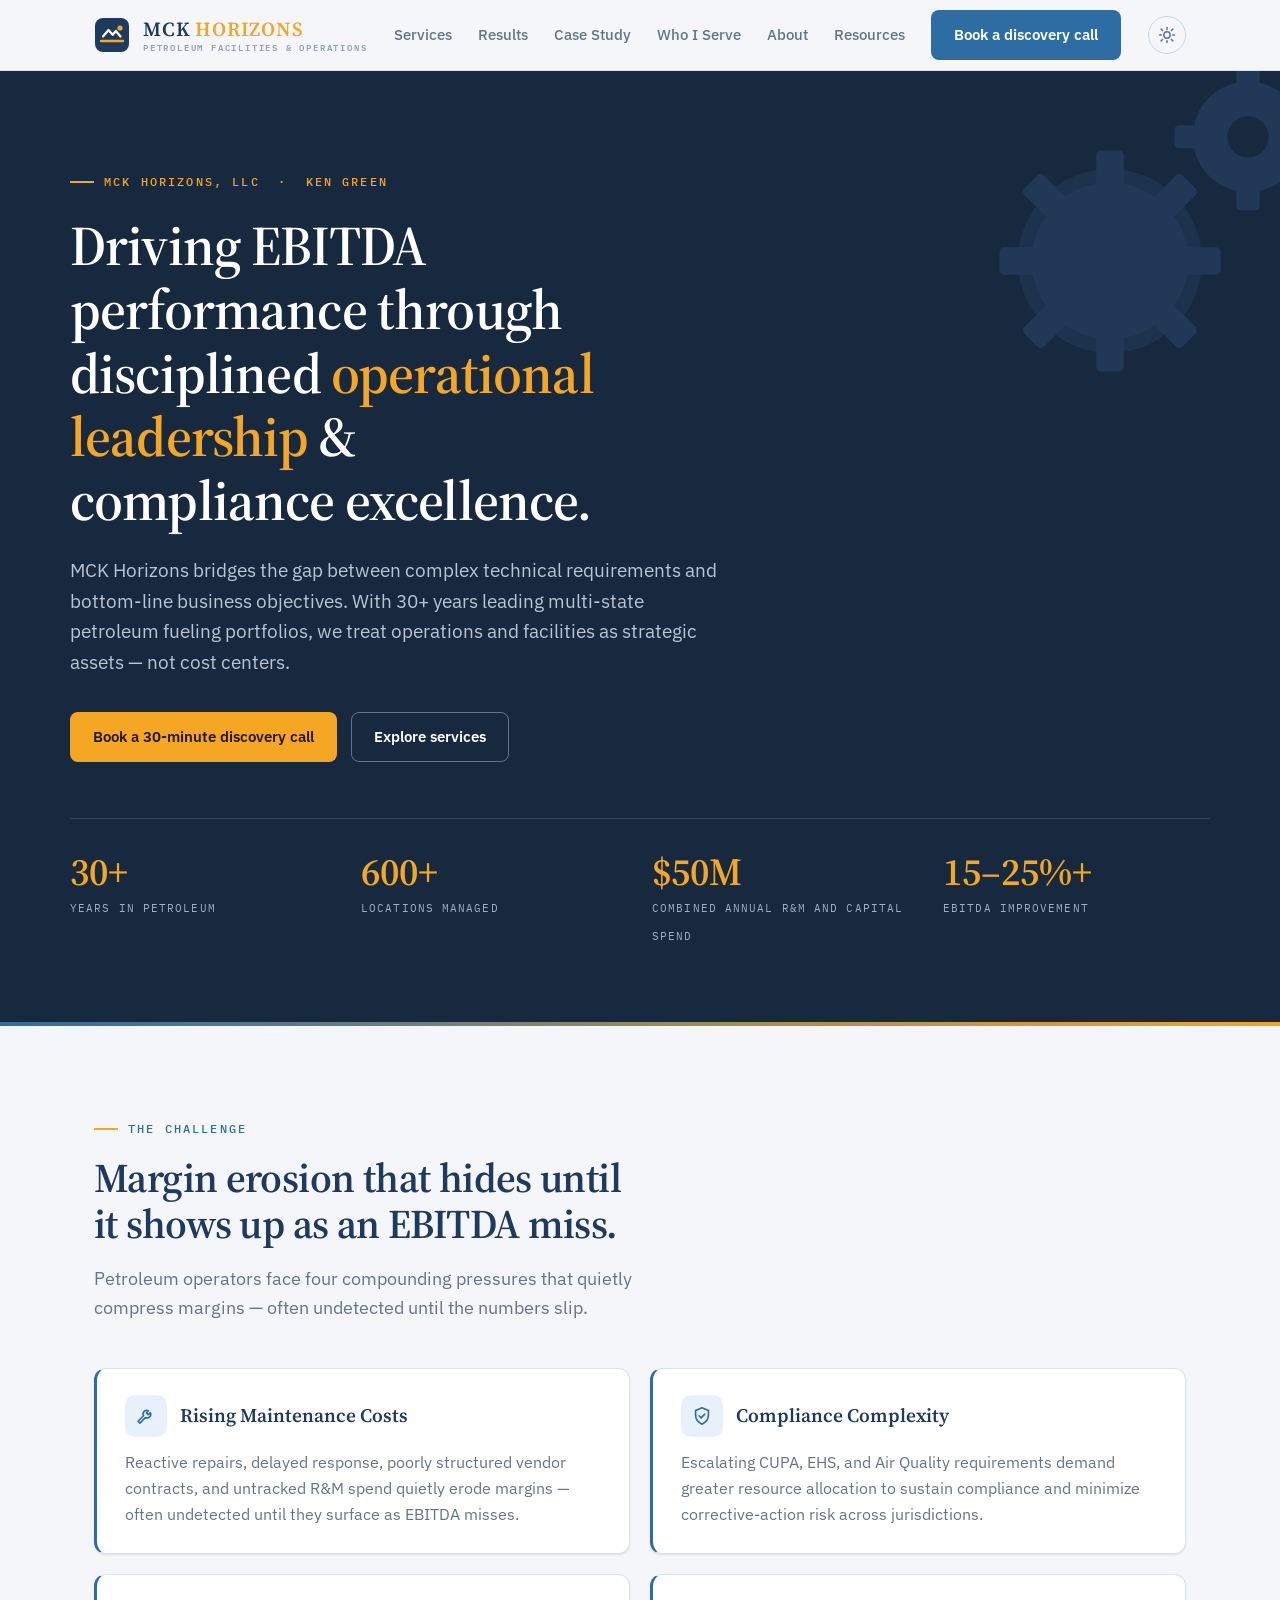
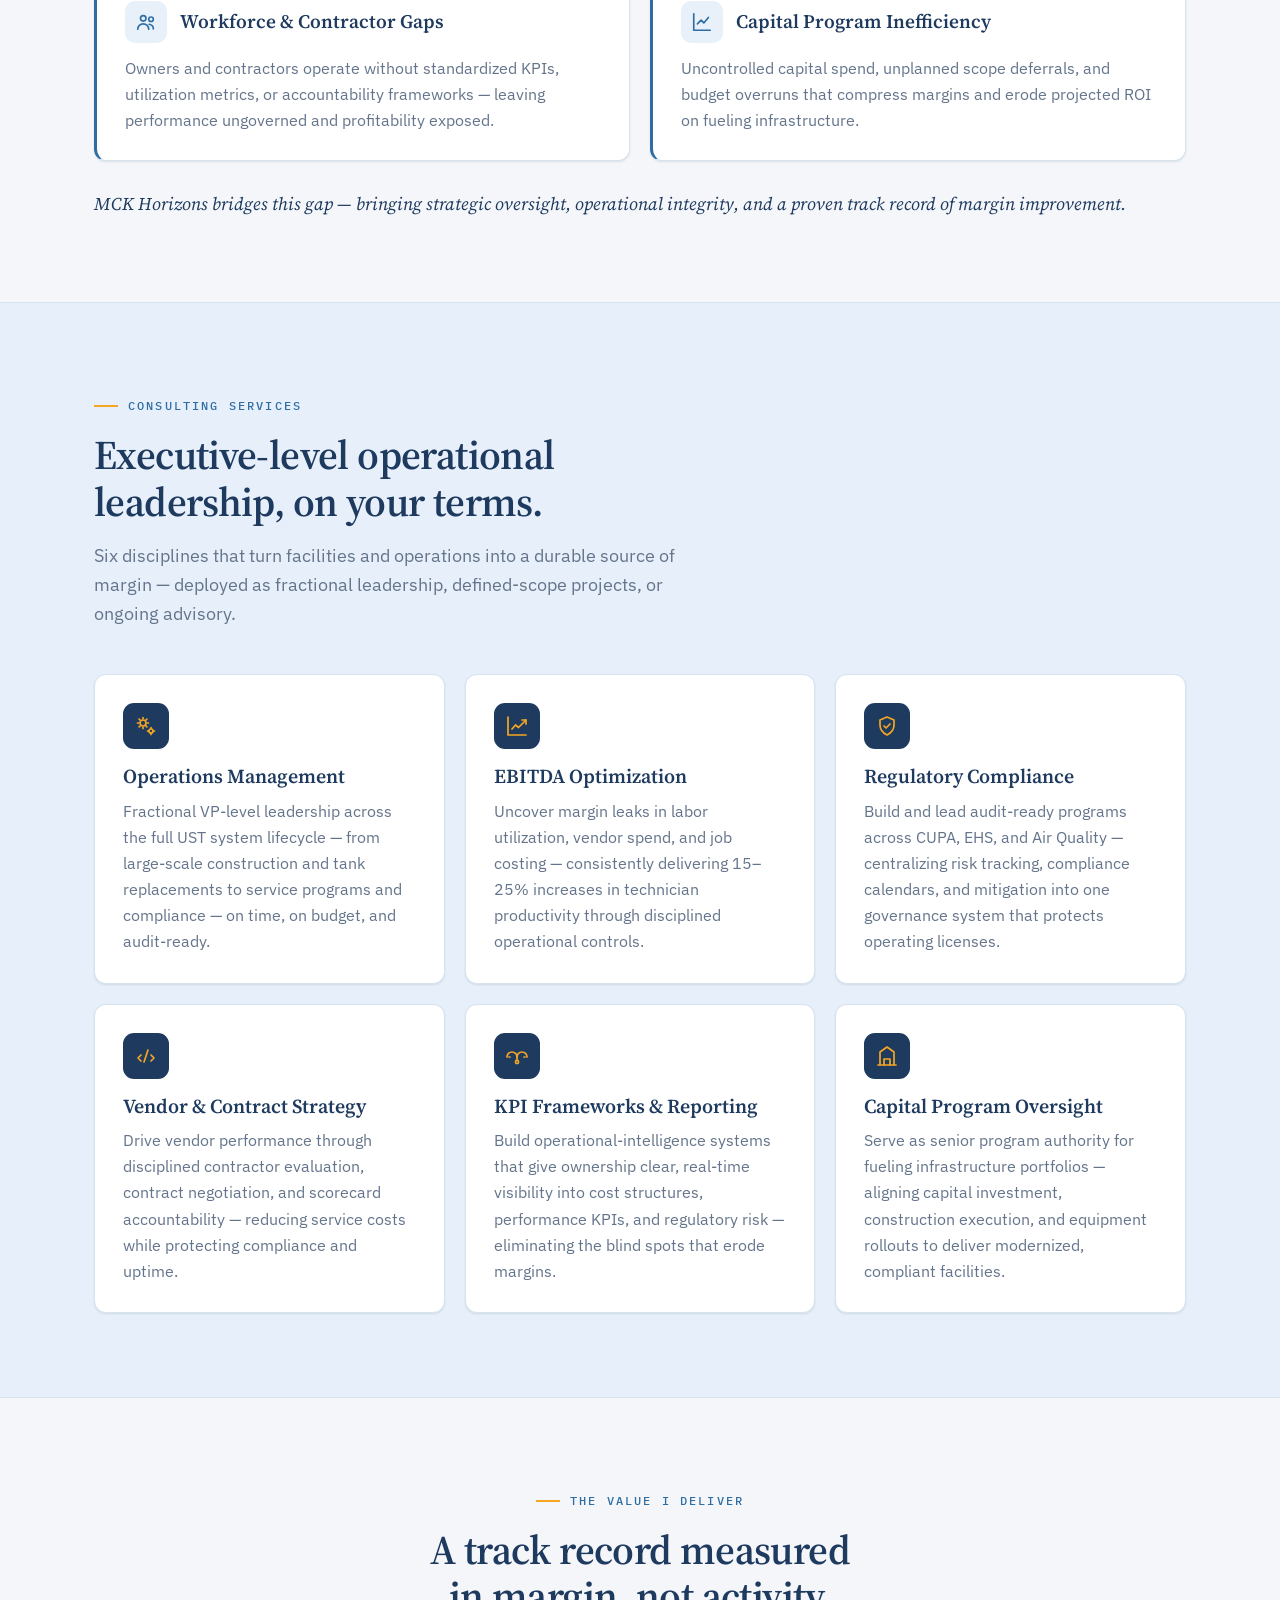
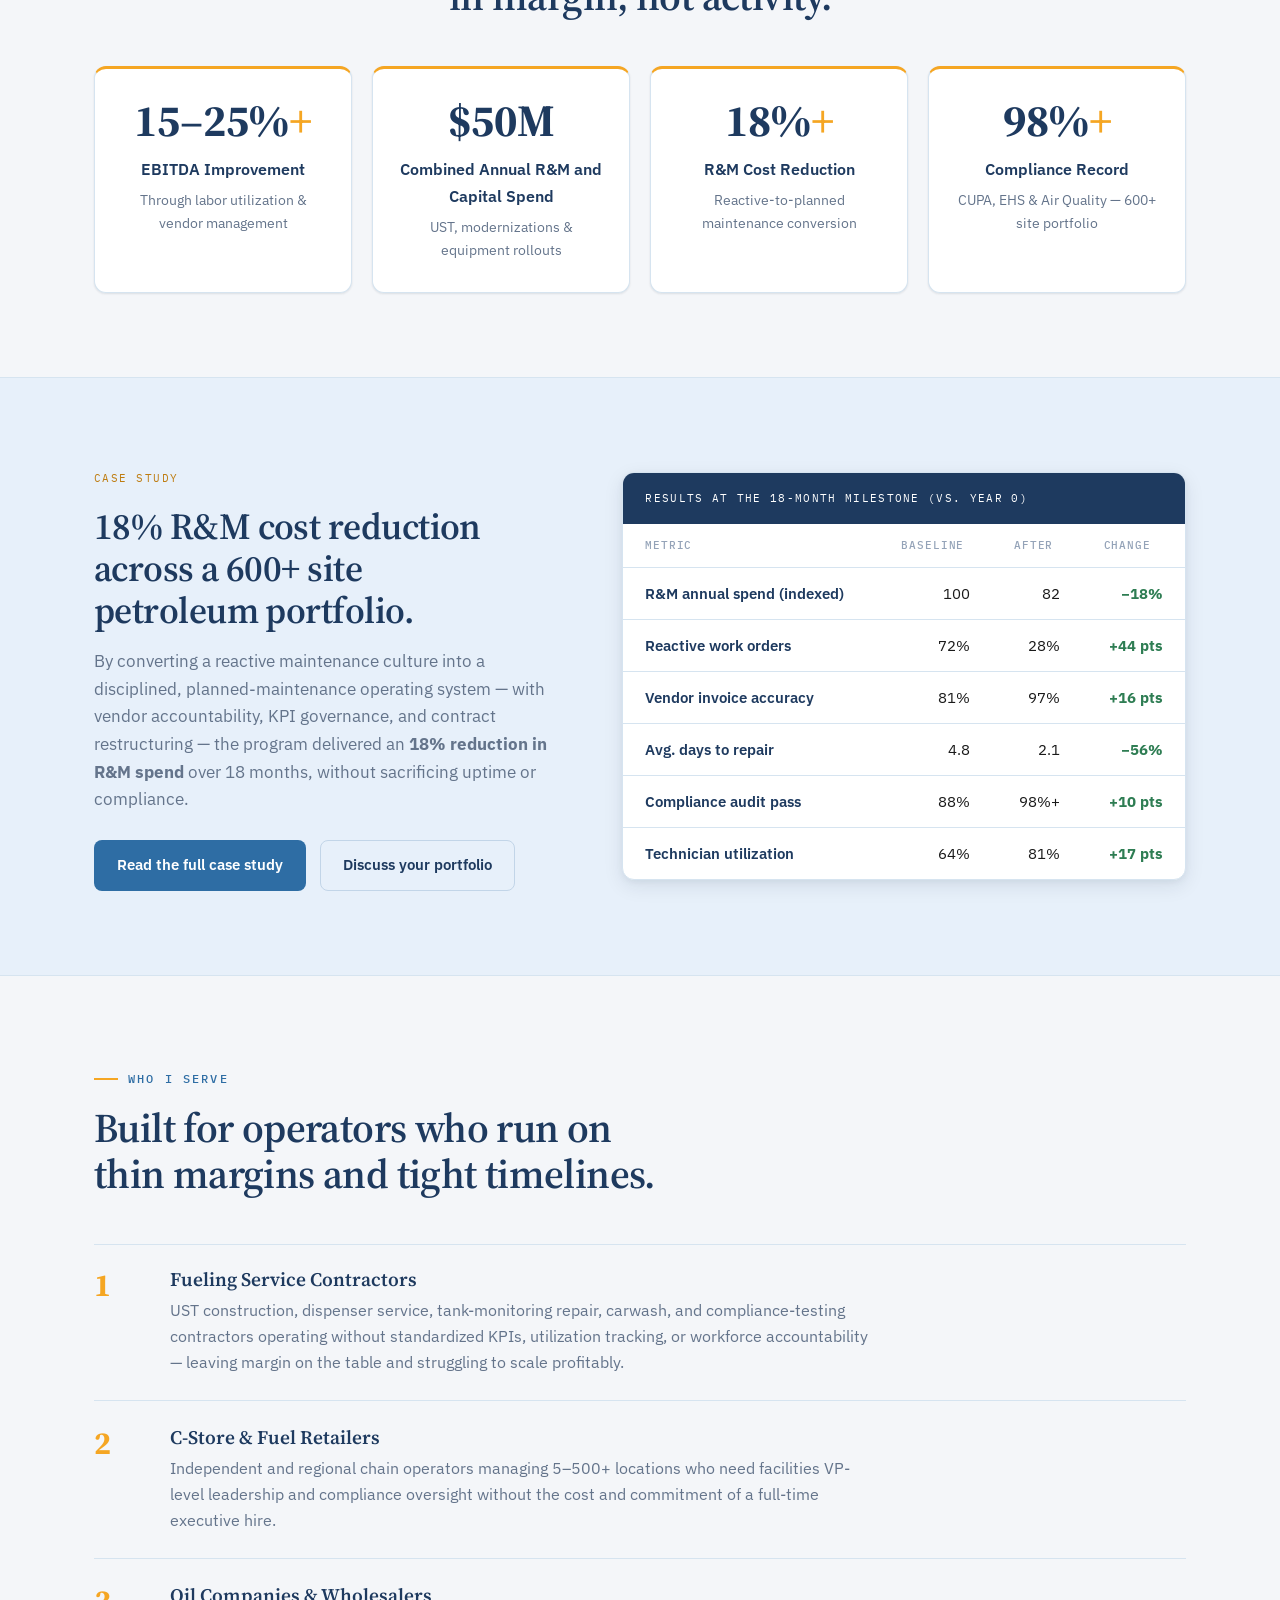
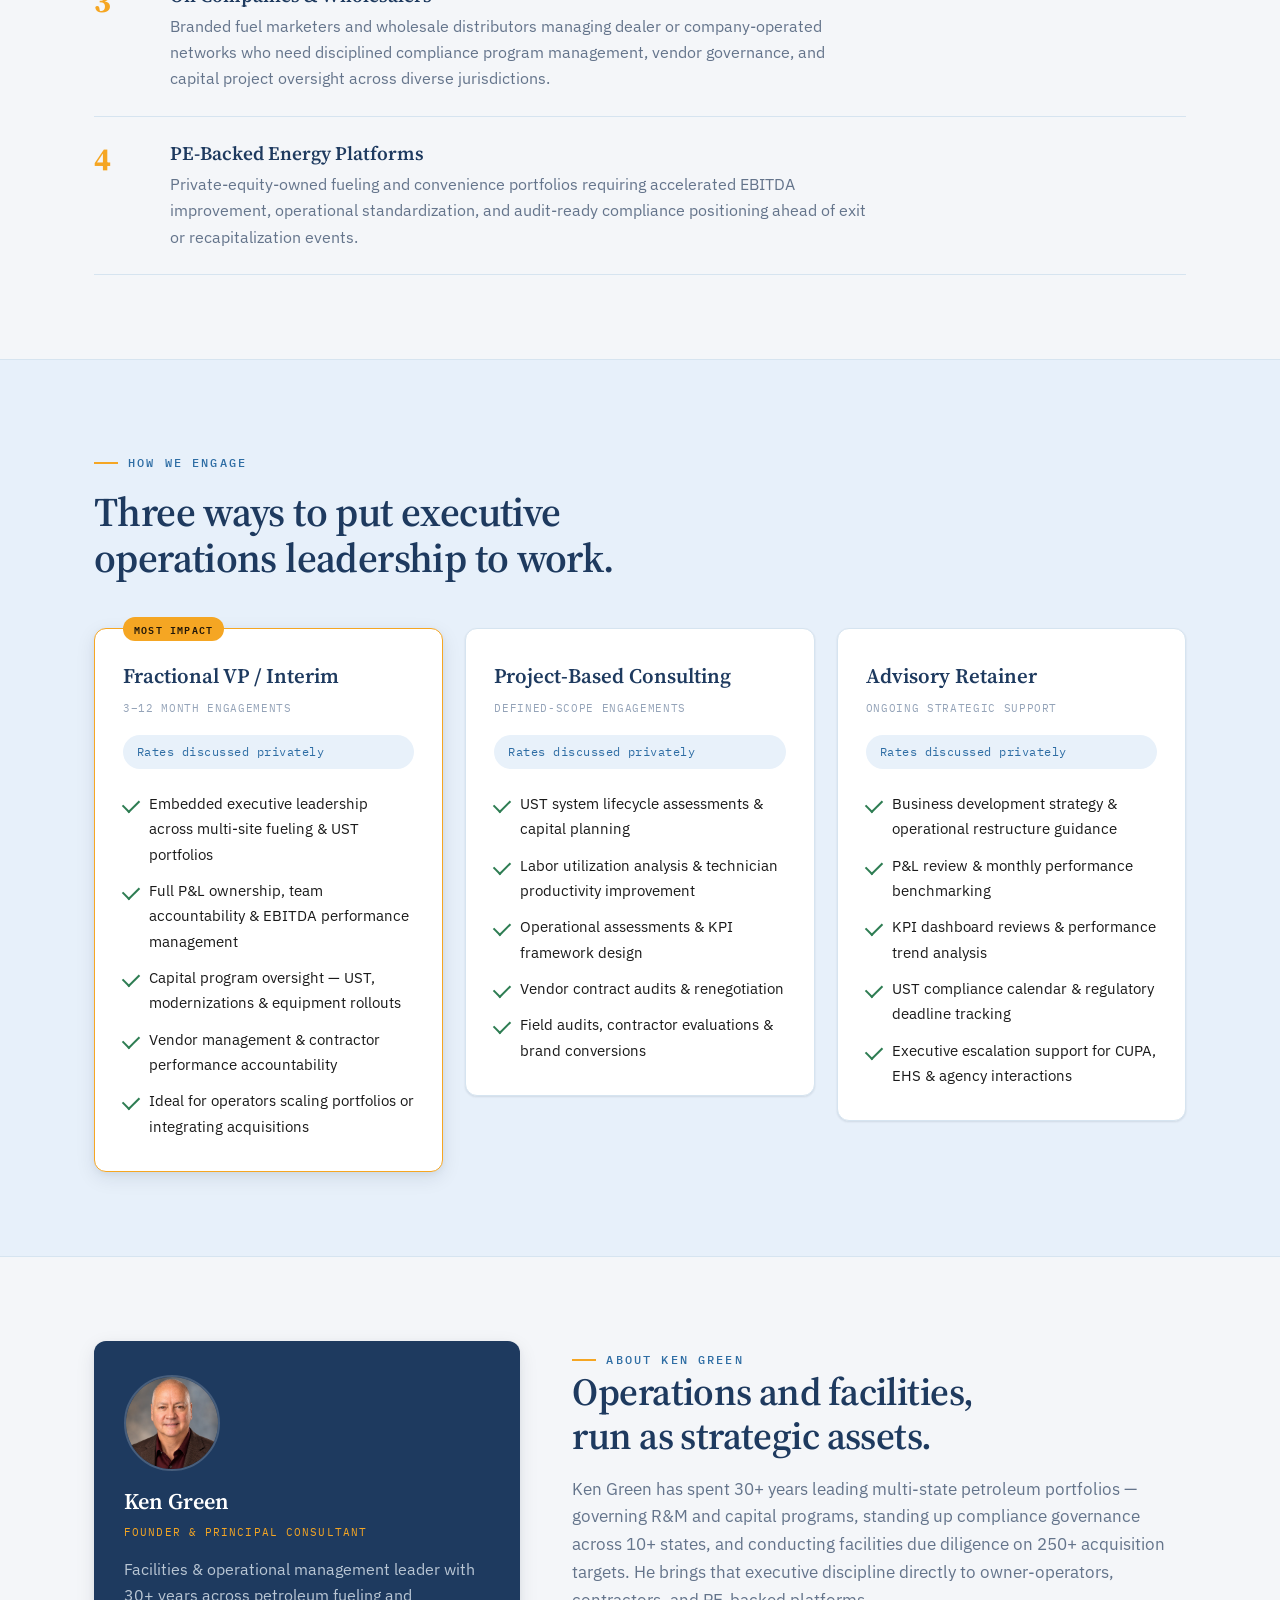
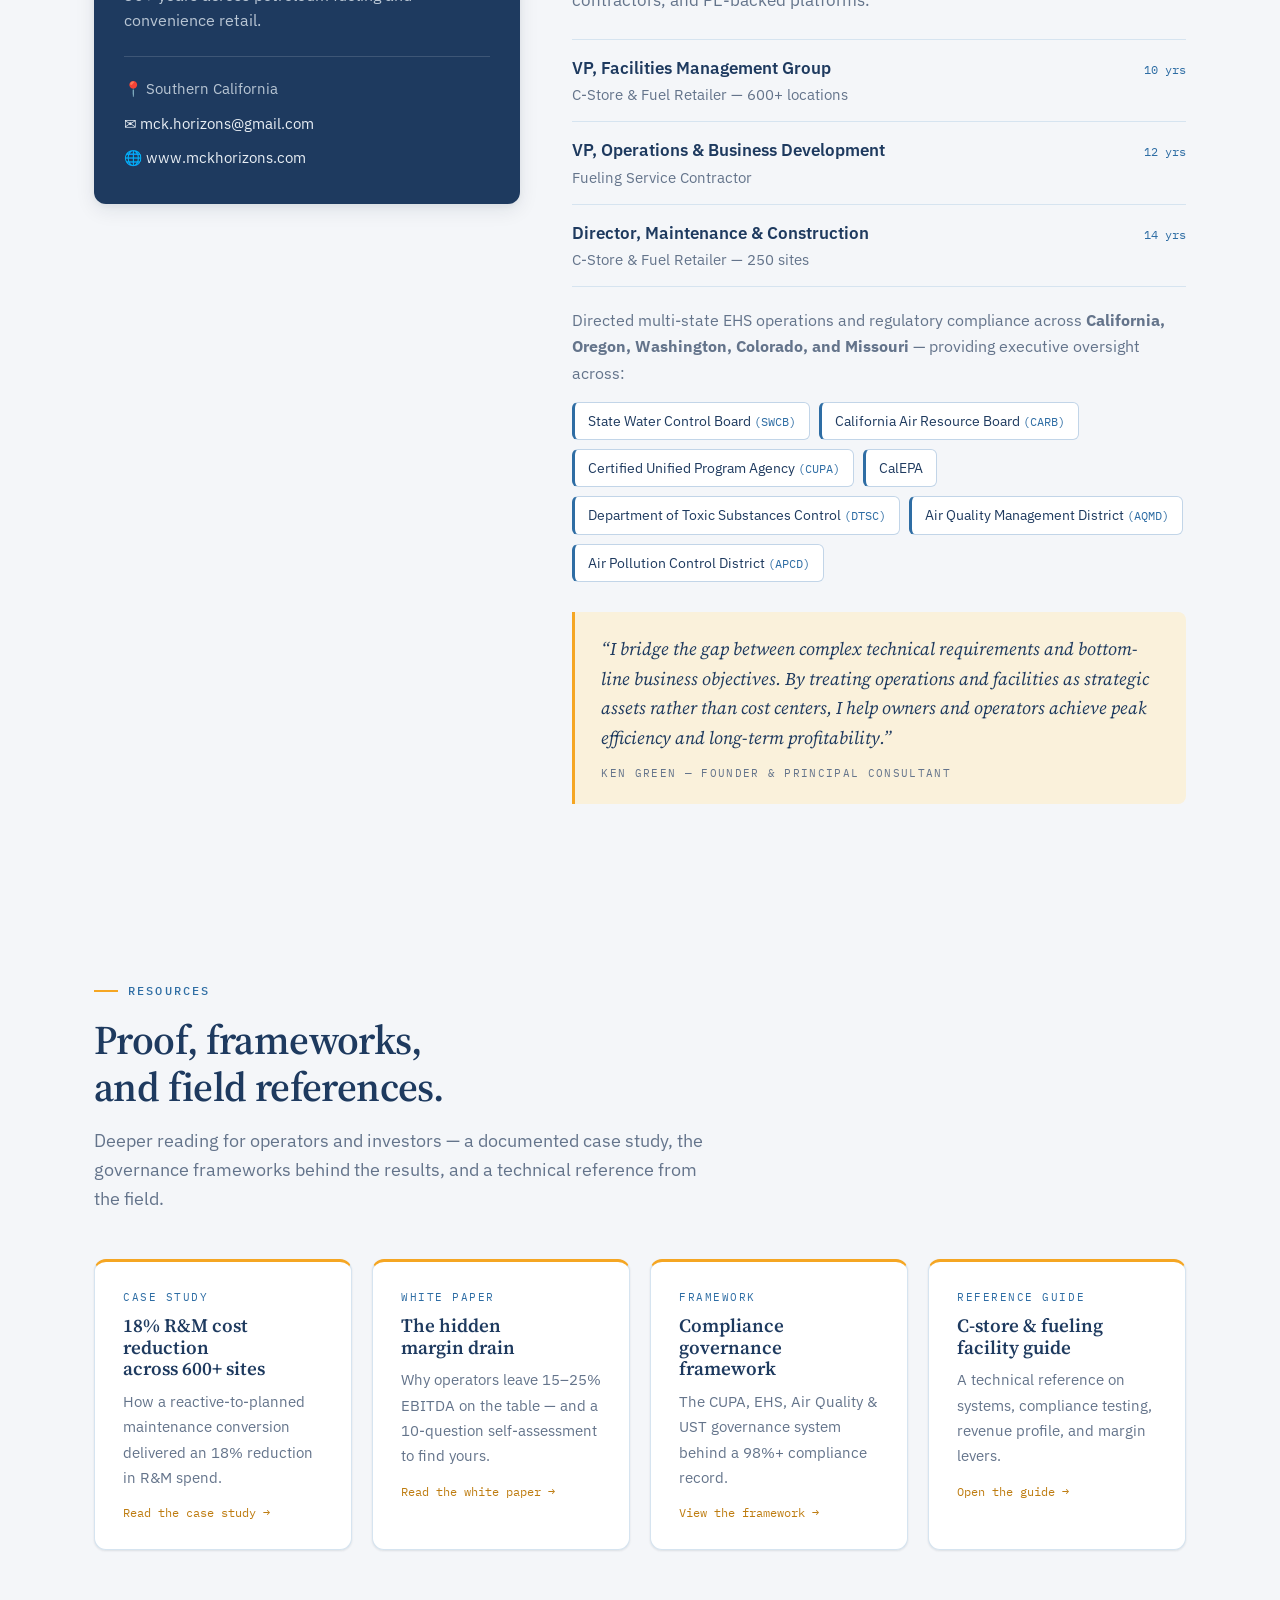
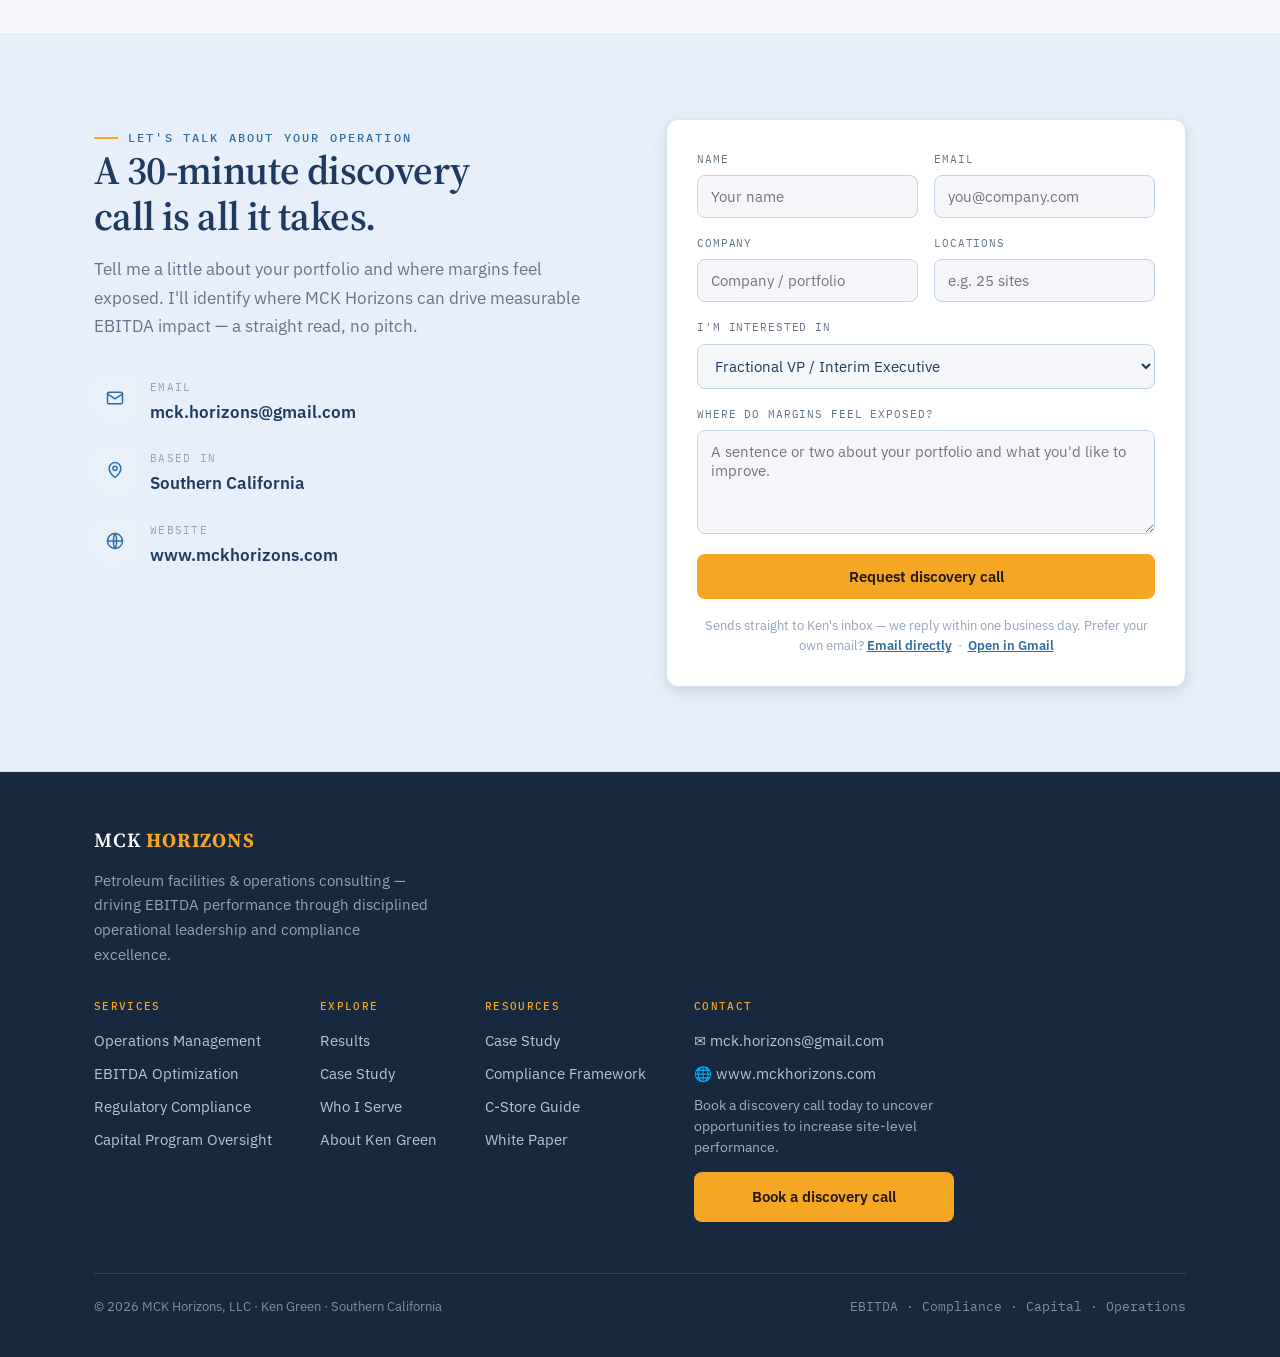
<file: index.html>
<!doctype html>
<html lang="en">
<head>
<meta charset="utf-8">
<meta name="viewport" content="width=device-width, initial-scale=1">
<meta name="description" content="MCK Horizons, LLC - petroleum facilities & operations consulting led by Ken Green. 30+ years driving EBITDA performance, R&M cost reduction, and CUPA/EHS compliance across multi-site fueling and c-store portfolios.">
<link rel="canonical" href="https://www.mckhorizons.com/">
<meta name="robots" content="index, follow">
<meta property="og:type" content="website">
<meta property="og:site_name" content="MCK Horizons, LLC">
<meta property="og:title" content="MCK Horizons | Petroleum Facilities & Operations Consulting">
<meta property="og:description" content="Driving EBITDA performance through disciplined operational leadership & compliance excellence. Fractional VP leadership for fueling and c-store operators.">
<meta property="og:url" content="https://www.mckhorizons.com/">
<meta name="twitter:card" content="summary">
<meta name="twitter:title" content="MCK Horizons | Petroleum Facilities & Operations Consulting">
<meta name="twitter:description" content="EBITDA optimization, compliance, and capital program oversight for petroleum and fuel-retail operators.">
<script type="application/ld+json">{"@context":"https://schema.org","@type":"ProfessionalService","name":"MCK Horizons, LLC","description":"Petroleum facilities & operations consulting - EBITDA optimization, regulatory compliance, vendor and capital program oversight for fueling and convenience-retail operators.","url":"https://www.mckhorizons.com/","email":"mck.horizons@gmail.com","founder":{"@type":"Person","name":"Ken Green","jobTitle":"Founder & Principal Consultant"},"address":{"@type":"PostalAddress","addressRegion":"CA","addressCountry":"US"},"areaServed":"United States","knowsAbout":["EBITDA optimization","Petroleum facilities management","UST compliance","CUPA","Vendor management","Capital program oversight"]}</script>
<title>MCK Horizons | Petroleum Facilities & Operations Consulting - Ken Green</title>
<link rel="preconnect" href="https://fonts.googleapis.com">
<link rel="preconnect" href="https://fonts.gstatic.com" crossorigin>
<link rel="stylesheet" href="https://fonts.googleapis.com/css2?family=Source+Serif+4:ital,opsz,wght@0,8..60,400;0,8..60,500;0,8..60,600;0,8..60,700;1,8..60,400&family=IBM+Plex+Sans:wght@400;500;600;700&family=IBM+Plex+Mono:wght@400;500;600&display=swap">

<style>
  :root {
    /* Light theme — cool paper on navy-biased neutrals (brand: deep navy + gold) */
    --bg: #F4F6F9;
    --bg-alt: #E7F0FA;
    --surface: #FFFFFF;
    --ink: #1E3A5F;
    --ink-soft: #1A1A1A;
    --muted: #64748B;
    --faint: #94A3B8;
    --line: #D6E4F0;
    --line-strong: #C2D5E8;

    --navy: #1E3A5F;
    --navy-deep: #16293F;
    --accent: #2E6DA4;
    --accent-deep: #21557F;
    --accent-tint: #E8F1FA;
    --gold: #F5A623;
    --gold-deep: #BE7C10;
    --gold-tint: #FAF1DB;
    --green: #2E7D53;
    --green-tint: #E4F1EA;

    --shadow-sm: 0 1px 2px rgba(13,33,56,.06), 0 1px 3px rgba(13,33,56,.05);
    --shadow-md: 0 6px 20px rgba(13,33,56,.09), 0 2px 6px rgba(13,33,56,.05);
    --shadow-lg: 0 20px 52px rgba(13,33,56,.16);

    --serif: "Source Serif 4", Georgia, "Times New Roman", serif;
    --sans: "IBM Plex Sans", system-ui, -apple-system, "Segoe UI", sans-serif;
    --mono: "IBM Plex Mono", ui-monospace, "SFMono-Regular", Menlo, monospace;

    --maxw: 1140px;
    --radius: 12px;
    --radius-sm: 8px;
  }

  :root:not([data-theme="light"]) { color-scheme: light; }

  @media (prefers-color-scheme: dark) {
    :root:not([data-theme="light"]) {
      color-scheme: dark;
      --bg: #0A1622;
      --bg-alt: #0E1F31;
      --surface: #132A42;
      --ink: #E9EFF5;
      --ink-soft: #C7D5E1;
      --muted: #93A5B6;
      --faint: #6B7E90;
      --line: #21405C;
      --line-strong: #2D4E6E;
      --accent: #5C99CB;
      --accent-deep: #4680B2;
      --accent-tint: #123049;
      --gold: #F2AE33;
      --gold-deep: #D19A2E;
      --gold-tint: #2A2412;
      --green: #4CB07A;
      --green-tint: #12281D;
      --shadow-sm: 0 1px 2px rgba(0,0,0,.4);
      --shadow-md: 0 6px 20px rgba(0,0,0,.45);
      --shadow-lg: 0 22px 54px rgba(0,0,0,.6);
    }
  }

  :root[data-theme="dark"] {
    color-scheme: dark;
    --bg: #0A1622;
    --bg-alt: #0E1F31;
    --surface: #132A42;
    --ink: #E9EFF5;
    --ink-soft: #C7D5E1;
    --muted: #93A5B6;
    --faint: #6B7E90;
    --line: #21405C;
    --line-strong: #2D4E6E;
    --accent: #5C99CB;
    --accent-deep: #4680B2;
    --accent-tint: #123049;
    --gold: #F2AE33;
    --gold-deep: #D19A2E;
    --gold-tint: #2A2412;
    --green: #4CB07A;
    --green-tint: #12281D;
    --shadow-sm: 0 1px 2px rgba(0,0,0,.4);
    --shadow-md: 0 6px 20px rgba(0,0,0,.45);
    --shadow-lg: 0 22px 54px rgba(0,0,0,.6);
  }

  * { box-sizing: border-box; }

  body {
    margin: 0;
    background: var(--bg);
    color: var(--ink-soft);
    font-family: var(--sans);
    font-size: 17px;
    line-height: 1.65;
    -webkit-font-smoothing: antialiased;
    text-rendering: optimizeLegibility;
  }

  h1, h2, h3, h4 {
    font-family: var(--serif);
    color: var(--ink);
    line-height: 1.14;
    text-wrap: balance;
    margin: 0;
    font-weight: 600;
  }
  p { margin: 0; }
  a { color: inherit; }

  .wrap { width: 100%; max-width: var(--maxw); margin: 0 auto; padding: 0 24px; }

  .eyebrow {
    font-family: var(--mono);
    font-size: 12px;
    font-weight: 500;
    letter-spacing: .18em;
    text-transform: uppercase;
    color: var(--accent);
    display: inline-flex;
    align-items: center;
    gap: 10px;
  }
  .eyebrow::before { content: ""; width: 24px; height: 2px; background: var(--gold); display: inline-block; }
  .eyebrow.on-navy { color: var(--gold); }
  .eyebrow.on-navy::before { background: var(--gold); }

  /* ---------- Buttons ---------- */
  .btn {
    display: inline-flex; align-items: center; gap: 9px;
    font-family: var(--sans); font-size: 15px; font-weight: 600;
    padding: 12px 22px; border-radius: var(--radius-sm);
    border: 1px solid transparent; cursor: pointer; text-decoration: none;
    transition: transform .15s ease, background .2s ease, border-color .2s ease, color .2s ease;
  }
  .btn:focus-visible { outline: 3px solid var(--gold); outline-offset: 2px; }
  .btn-primary { background: var(--gold); color: #21170a; }
  .btn-primary:hover { background: var(--gold-deep); color: #fff; transform: translateY(-1px); }
  .btn-navy { background: var(--accent); color: #fff; }
  .btn-navy:hover { background: var(--accent-deep); transform: translateY(-1px); }
  .btn-ghost { background: transparent; color: var(--ink); border-color: var(--line-strong); }
  .btn-ghost:hover { border-color: var(--accent); color: var(--accent); }
  .btn-ghost.on-navy { color: #fff; border-color: rgba(255,255,255,.35); }
  .btn-ghost.on-navy:hover { border-color: var(--gold); color: var(--gold); }

  /* ---------- Header ---------- */
  header.site {
    position: sticky; top: 0; z-index: 50;
    background: color-mix(in srgb, var(--bg) 88%, transparent);
    backdrop-filter: saturate(140%) blur(10px);
    border-bottom: 1px solid var(--line);
  }
  .nav { display: flex; align-items: center; justify-content: space-between; height: 70px; }
  .brand { display: flex; align-items: center; gap: 13px; text-decoration: none; color: var(--ink); }
  .brand .mark { flex: none; }
  .brand .name { font-family: var(--serif); font-weight: 600; font-size: 20px; letter-spacing: .04em; line-height: 1; text-transform: uppercase; }
  .brand .name b { color: var(--gold); font-weight: 600; }
  .brand .tag { display: block; font-family: var(--mono); font-size: 9px; letter-spacing: .2em; text-transform: uppercase; color: var(--faint); margin-top: 4px; }
  .nav-links { display: flex; align-items: center; gap: 26px; }
  .nav-links a.link { text-decoration: none; color: var(--muted); font-size: 14.5px; font-weight: 500; transition: color .18s ease; }
  .nav-links a.link:hover { color: var(--ink); }
  .nav-right { display: flex; align-items: center; gap: 16px; }

  .theme-toggle {
    background: transparent; border: 1px solid var(--line-strong); color: var(--muted);
    width: 38px; height: 38px; border-radius: 50%; cursor: pointer;
    display: inline-grid; place-items: center; transition: color .2s, border-color .2s;
  }
  .theme-toggle:hover { color: var(--accent); border-color: var(--accent); }
  .theme-toggle:focus-visible { outline: 3px solid var(--gold); outline-offset: 2px; }
  .theme-toggle .moon { display: none; }
  :root[data-theme="dark"] .theme-toggle .sun { display: none; }
  :root[data-theme="dark"] .theme-toggle .moon { display: block; }
  @media (prefers-color-scheme: dark) {
    :root:not([data-theme="light"]) .theme-toggle .sun { display: none; }
    :root:not([data-theme="light"]) .theme-toggle .moon { display: block; }
  }
  .menu-btn { display: none; }

  /* ---------- Hero (committed navy panel, on-brand) ---------- */
  .hero { background: var(--navy-deep); color: #E8EEF4; position: relative; overflow: hidden; }
  .hero::after {
    content: ""; position: absolute; left: 0; right: 0; bottom: 0; height: 4px;
    background: linear-gradient(90deg, var(--accent), var(--gold));
  }
  .gears { position: absolute; top: -40px; right: -60px; width: 460px; height: 460px; color: #2C4A70; opacity: .5; pointer-events: none; }
  .hero-inner { position: relative; padding: 92px 0 78px; z-index: 2; }
  .hero h1 {
    color: #fff; font-size: clamp(2.3rem, 4.6vw, 3.5rem);
    letter-spacing: -.015em; max-width: 20ch; margin-top: 22px;
  }
  .hero h1 .gold { color: var(--gold); }
  .hero .lede { font-size: 1.16rem; color: #B9C6D4; max-width: 60ch; margin-top: 22px; }
  .hero-cta { display: flex; gap: 14px; margin-top: 34px; flex-wrap: wrap; }
  .hero-stats {
    display: grid; grid-template-columns: repeat(4, 1fr); gap: 24px;
    margin-top: 56px; padding-top: 34px; border-top: 1px solid rgba(255,255,255,.14);
  }
  .hero-stats .st .k { font-family: var(--serif); font-size: clamp(1.8rem, 3vw, 2.4rem); font-weight: 600; color: var(--gold); display: block; line-height: 1; }
  .hero-stats .st .v { font-family: var(--mono); font-size: 11px; letter-spacing: .1em; text-transform: uppercase; color: #9FB0C0; margin-top: 8px; }

  /* ---------- Section scaffolding ---------- */
  section { scroll-margin-top: 82px; }
  .band { padding: 84px 0; }
  .band.alt { background: var(--bg-alt); border-top: 1px solid var(--line); border-bottom: 1px solid var(--line); }
  .sec-head { max-width: 62ch; margin-bottom: 46px; }
  .sec-head.center { margin-left: auto; margin-right: auto; text-align: center; }
  .sec-head.center .eyebrow { justify-content: center; }
  .sec-head h2 { font-size: clamp(1.9rem, 3.4vw, 2.55rem); letter-spacing: -.015em; margin-top: 16px; }
  .sec-head p { color: var(--muted); font-size: 1.1rem; margin-top: 16px; }

  /* ---------- Challenge cards ---------- */
  .grid-2 { display: grid; grid-template-columns: repeat(2, 1fr); gap: 20px; }
  .challenge {
    background: var(--surface); border: 1px solid var(--line);
    border-left: 3px solid var(--accent); border-radius: var(--radius);
    padding: 26px 28px; box-shadow: var(--shadow-sm);
  }
  .challenge .ch-top { display: flex; align-items: center; gap: 13px; margin-bottom: 12px; }
  .challenge .ico { width: 42px; height: 42px; border-radius: 10px; background: var(--accent-tint); color: var(--accent); display: grid; place-items: center; flex: none; }
  .challenge h3 { font-size: 1.2rem; }
  .challenge p { color: var(--muted); font-size: .99rem; }

  /* ---------- Services ---------- */
  .services { display: grid; grid-template-columns: repeat(3, 1fr); gap: 20px; }
  .svc {
    background: var(--surface); border: 1px solid var(--line);
    border-radius: var(--radius); padding: 28px; box-shadow: var(--shadow-sm);
    transition: transform .18s ease, box-shadow .2s ease, border-color .2s ease;
  }
  .svc:hover { transform: translateY(-3px); box-shadow: var(--shadow-md); border-color: var(--accent); }
  .svc .ico { width: 46px; height: 46px; border-radius: 11px; background: var(--navy); color: var(--gold); display: grid; place-items: center; margin-bottom: 16px; }
  .svc h3 { font-size: 1.24rem; margin-bottom: 10px; }
  .svc p { color: var(--muted); font-size: .99rem; }

  /* ---------- Results metric band ---------- */
  .metrics { display: grid; grid-template-columns: repeat(4, 1fr); gap: 20px; }
  .metric {
    background: var(--surface); border: 1px solid var(--line); border-radius: var(--radius);
    padding: 30px 24px; text-align: center; box-shadow: var(--shadow-sm);
    border-top: 3px solid var(--gold);
  }
  .metric .k { font-family: var(--serif); font-size: clamp(2rem, 3.6vw, 2.8rem); font-weight: 700; color: var(--ink); line-height: 1; }
  .metric .lbl { font-weight: 600; color: var(--ink); margin-top: 12px; font-size: 1.02rem; }
  .metric .sub { color: var(--muted); font-size: .88rem; margin-top: 6px; }

  /* ---------- Case study ---------- */
  .case { display: grid; grid-template-columns: .92fr 1.08fr; gap: 48px; align-items: center; }
  .case-copy .conf { font-family: var(--mono); font-size: 10.5px; letter-spacing: .14em; text-transform: uppercase; color: var(--gold-deep); }
  .case-copy h2 { font-size: clamp(1.7rem, 3vw, 2.3rem); letter-spacing: -.015em; margin-top: 16px; }
  .case-copy p { color: var(--muted); margin-top: 16px; font-size: 1.05rem; }
  .case-copy .btn { margin-top: 26px; }
  .case-table {
    background: var(--surface); border: 1px solid var(--line);
    border-radius: var(--radius); overflow: hidden; box-shadow: var(--shadow-md);
  }
  .case-table .cthead { background: var(--navy); color: #fff; padding: 16px 22px; font-family: var(--mono); font-size: 11px; letter-spacing: .12em; text-transform: uppercase; }
  table.results { width: 100%; border-collapse: collapse; font-size: .95rem; }
  table.results th, table.results td { text-align: left; padding: 13px 22px; border-bottom: 1px solid var(--line); }
  table.results thead th { font-family: var(--mono); font-size: 10.5px; letter-spacing: .08em; text-transform: uppercase; color: var(--faint); font-weight: 500; }
  table.results td { color: var(--ink-soft); }
  table.results td.metric-name { font-weight: 600; color: var(--ink); }
  table.results td.num { font-variant-numeric: tabular-nums; text-align: right; }
  table.results td.delta { text-align: right; font-weight: 700; color: var(--green); font-variant-numeric: tabular-nums; }
  table.results tr:last-child td { border-bottom: none; }

  /* ---------- Who I serve ---------- */
  .serve { display: grid; gap: 2px; }
  .serve-row {
    display: grid; grid-template-columns: 56px 1fr; gap: 20px; align-items: start;
    padding: 24px 0; border-bottom: 1px solid var(--line);
  }
  .serve-row:first-child { border-top: 1px solid var(--line); }
  .serve-row .n { font-family: var(--serif); font-size: 2rem; font-weight: 700; color: var(--gold); line-height: 1; }
  .serve-row h3 { font-size: 1.2rem; margin-bottom: 6px; }
  .serve-row p { color: var(--muted); font-size: 1rem; max-width: 70ch; }

  /* ---------- Engagement / pricing ---------- */
  .tiers { display: grid; grid-template-columns: repeat(3, 1fr); gap: 22px; align-items: start; }
  .tier {
    background: var(--surface); border: 1px solid var(--line); border-radius: var(--radius);
    padding: 30px 28px 32px; box-shadow: var(--shadow-sm); display: flex; flex-direction: column;
  }
  .tier.feature { border-color: var(--gold); box-shadow: var(--shadow-md); position: relative; }
  .tier.feature .badge {
    position: absolute; top: -12px; left: 28px; background: var(--gold); color: #21170a;
    font-family: var(--mono); font-size: 10px; letter-spacing: .12em; text-transform: uppercase;
    padding: 4px 11px; border-radius: 20px; font-weight: 600;
  }
  .tier .tname { font-family: var(--serif); font-size: 1.3rem; font-weight: 600; color: var(--ink); }
  .tier .tsub { font-family: var(--mono); font-size: 11px; letter-spacing: .06em; text-transform: uppercase; color: var(--faint); margin-top: 6px; }
  .tier .price { font-family: var(--serif); font-size: 1.5rem; font-weight: 700; color: var(--accent); margin: 18px 0 4px; }
  .tier .price small { font-size: .9rem; color: var(--muted); font-weight: 400; font-family: var(--sans); }
  .tier .price-note { display: inline-flex; align-items: center; gap: 8px; font-family: var(--mono); font-size: 12px; letter-spacing: .04em; color: var(--accent); background: var(--accent-tint); border-radius: 20px; padding: 7px 14px; margin: 18px 0 2px; }
  .tier ul { list-style: none; padding: 0; margin: 20px 0 0; display: grid; gap: 11px; }
  .tier ul li { position: relative; padding-left: 26px; font-size: .96rem; color: var(--ink-soft); }
  .tier ul li::before {
    content: ""; position: absolute; left: 0; top: 8px; width: 14px; height: 8px;
    border-left: 2px solid var(--green); border-bottom: 2px solid var(--green);
    transform: rotate(-45deg);
  }

  /* ---------- About ---------- */
  .about-grid { display: grid; grid-template-columns: .82fr 1.18fr; gap: 52px; align-items: start; }
  .about-card {
    background: var(--navy); color: #E8EEF4; border-radius: var(--radius);
    padding: 34px 30px; box-shadow: var(--shadow-md); position: relative; overflow: hidden;
  }
  .about-card .avatar-photo {
    width: 96px; height: 96px; object-fit: cover; object-position: center 20%;
    border-radius: 50%; border: 2px solid rgba(255,255,255,.18);
    display: block; margin-bottom: 18px;
  }
  .about-card h3 { color: #fff; font-size: 1.4rem; }
  .about-card .role { font-family: var(--mono); font-size: 11px; letter-spacing: .1em; text-transform: uppercase; color: var(--gold); margin-top: 8px; }
  .about-card .contact-mini { margin-top: 22px; padding-top: 20px; border-top: 1px solid rgba(255,255,255,.14); display: grid; gap: 10px; font-size: .92rem; color: #B9C6D4; }
  .about-card .contact-mini a { color: #E8EEF4; text-decoration: none; }
  .about-card .contact-mini a:hover { color: var(--gold); }
  .about-body h2 { font-size: clamp(1.8rem, 3vw, 2.4rem); letter-spacing: -.015em; }
  .about-body > p { color: var(--muted); margin-top: 18px; font-size: 1.06rem; }
  .cred { margin-top: 24px; display: grid; gap: 0; }
  .cred .row { display: grid; grid-template-columns: 1fr auto; gap: 14px; padding: 14px 0; border-bottom: 1px solid var(--line); align-items: baseline; }
  .cred .row:first-child { border-top: 1px solid var(--line); }
  .cred .role-t { font-weight: 600; color: var(--ink); }
  .cred .org { color: var(--muted); font-size: .95rem; }
  .cred .yrs { font-family: var(--mono); font-size: 12px; color: var(--accent); white-space: nowrap; }
  .agencies { list-style: none; padding: 0; margin: 16px 0 0; display: flex; flex-wrap: wrap; gap: 9px; }
  .agencies li { font-size: 13.5px; color: var(--ink); background: var(--surface); border: 1px solid var(--line-strong); border-left: 3px solid var(--accent); padding: 7px 13px; border-radius: 6px; }
  .agencies li span { color: var(--accent); font-family: var(--mono); font-size: 11.5px; }
  .quote-line { margin-top: 30px; padding: 22px 26px; border-left: 3px solid var(--gold); background: var(--gold-tint); border-radius: 0 var(--radius-sm) var(--radius-sm) 0; }
  .quote-line p { font-family: var(--serif); font-style: italic; font-size: 1.12rem; color: var(--ink); }
  .quote-line .by { font-family: var(--mono); font-size: 11px; letter-spacing: .12em; text-transform: uppercase; color: var(--muted); margin-top: 12px; }

  /* ---------- Contact ---------- */
  .contact-grid { display: grid; grid-template-columns: 1fr 1fr; gap: 52px; align-items: start; }
  .contact-info h2 { font-size: clamp(1.9rem, 3.4vw, 2.5rem); letter-spacing: -.015em; }
  .contact-info p { color: var(--muted); margin-top: 16px; font-size: 1.08rem; }
  .contact-lines { margin-top: 30px; display: grid; gap: 16px; }
  .cline { display: flex; gap: 14px; align-items: center; }
  .cline .ci { width: 42px; height: 42px; border-radius: 10px; flex: none; background: var(--accent-tint); color: var(--accent); display: grid; place-items: center; }
  .cline .lbl { font-family: var(--mono); font-size: 10.5px; letter-spacing: .12em; text-transform: uppercase; color: var(--faint); }
  .cline a, .cline span.val { display: block; color: var(--ink); text-decoration: none; font-weight: 600; font-size: 1.04rem; }
  .cline a:hover { color: var(--accent); }

  form.contact { background: var(--surface); border: 1px solid var(--line); border-radius: var(--radius); padding: 30px; box-shadow: var(--shadow-md); display: grid; gap: 16px; }
  .field { display: grid; gap: 7px; }
  .field label { font-family: var(--mono); font-size: 11px; letter-spacing: .08em; text-transform: uppercase; color: var(--muted); }
  .field input, .field textarea, .field select {
    font-family: var(--sans); font-size: 15px; color: var(--ink); width: 100%;
    background: var(--bg); border: 1px solid var(--line-strong); border-radius: var(--radius-sm); padding: 11px 13px;
    transition: border-color .18s ease, box-shadow .18s ease;
  }
  .field textarea { resize: vertical; min-height: 104px; }
  .field input:focus, .field textarea:focus, .field select:focus { outline: none; border-color: var(--accent); box-shadow: 0 0 0 3px var(--accent-tint); }
  .form-row { display: grid; grid-template-columns: 1fr 1fr; gap: 16px; }
  form.contact .btn-primary { width: 100%; justify-content: center; margin-top: 4px; }
  .form-note { font-size: 12.5px; color: var(--faint); text-align: center; }

  /* ---------- Footer ---------- */
  footer.site { background: var(--navy-deep); color: #B9C6D4; padding: 52px 0 40px; }
  .foot { display: flex; justify-content: space-between; align-items: flex-start; gap: 30px; flex-wrap: wrap; }
  .foot .fbrand { max-width: 34ch; }
  .foot .fbrand .name { font-family: var(--serif); font-weight: 600; font-size: 20px; letter-spacing: .04em; text-transform: uppercase; color: #fff; }
  .foot .fbrand .name b { color: var(--gold); }
  .foot .fbrand p { color: #93A5B6; font-size: .93rem; margin-top: 12px; }
  .foot-links { display: flex; gap: 48px; flex-wrap: wrap; }
  .foot-col h5 { font-family: var(--mono); font-size: 11px; letter-spacing: .12em; text-transform: uppercase; color: var(--gold); margin: 0 0 14px; font-weight: 500; }
  .foot-col a { display: block; text-decoration: none; color: #B9C6D4; font-size: 14.5px; margin-bottom: 9px; transition: color .16s; }
  .foot-col a:hover { color: #fff; }
  .contact-col { max-width: 260px; }
  .foot-cta { color: #9FB0C0; font-size: 13.5px; line-height: 1.55; margin: 6px 0 14px; }
  .foot-btn { margin-top: 2px; width: 100%; justify-content: center; text-align: center; } .foot-col a.foot-btn { color: #21170a; } .foot-col a.foot-btn:hover { color: #fff; }
  .foot-bottom { margin-top: 42px; padding-top: 22px; border-top: 1px solid rgba(255,255,255,.12); display: flex; justify-content: space-between; gap: 16px; flex-wrap: wrap; font-size: 13px; color: #7E90A2; }
  .foot-bottom .mono { font-family: var(--mono); }

  .note { font-family: var(--mono); font-size: 11.5px; color: var(--gold-deep); background: var(--gold-tint); border: 1px dashed color-mix(in srgb, var(--gold) 55%, transparent); padding: 3px 9px; border-radius: 6px; display: inline-block; }

  @media (prefers-reduced-motion: reduce) { * { transition: none !important; scroll-behavior: auto !important; } }

  /* ---------- Responsive ---------- */
  @media (max-width: 900px) {
    .services { grid-template-columns: 1fr 1fr; }
    .tiers { grid-template-columns: 1fr; }
    .case { grid-template-columns: 1fr; gap: 34px; }
    .about-grid { grid-template-columns: 1fr; gap: 34px; }
  }
  @media (max-width: 760px) {
    .nav-links { display: none; }
    .menu-btn { display: inline-grid; place-items: center; width: 40px; height: 40px; border-radius: 8px; background: transparent; border: 1px solid var(--line-strong); color: var(--ink); cursor: pointer; }
    .nav-links.open { display: flex; position: absolute; top: 70px; left: 0; right: 0; flex-direction: column; align-items: flex-start; gap: 4px; background: var(--surface); border-bottom: 1px solid var(--line); padding: 16px 24px 22px; box-shadow: var(--shadow-md); }
    .nav-links.open a.link { padding: 8px 0; font-size: 16px; }
    .nav-links.open .btn { margin-top: 8px; }
    .grid-2, .services, .metrics, .contact-grid { grid-template-columns: 1fr; }
    .hero-stats { grid-template-columns: 1fr 1fr; gap: 22px; }
    .gears { display: none; }
  }
  @media (max-width: 460px) {
    body { font-size: 16px; }
    .form-row { grid-template-columns: 1fr; }
    .hero-inner { padding: 62px 0 54px; }
    .band { padding: 60px 0; }
    .serve-row { grid-template-columns: 40px 1fr; gap: 14px; }
  }
</style>
</head>
<body>
<header class="site">
  <div class="wrap nav">
    <a class="brand" href="#top" aria-label="MCK Horizons home">
      <svg class="mark" width="36" height="36" viewBox="0 0 36 36" fill="none" aria-hidden="true">
        <rect x="1" y="1" width="34" height="34" rx="8" fill="var(--navy)"/>
        <path d="M7 24h22" stroke="var(--gold)" stroke-width="2.4" stroke-linecap="round"/>
        <path d="M9 19.5l5.5-6.5 4.2 4.8 3.2-3.8 4.6 5.5" stroke="#fff" stroke-width="2.2" stroke-linecap="round" stroke-linejoin="round"/>
        <circle cx="26" cy="11" r="2.6" fill="var(--gold)"/>
      </svg>
      <span class="name">MCK <b>Horizons</b>
        <span class="tag">Petroleum Facilities &amp; Operations</span>
      </span>
    </a>

    <nav class="nav-links" id="navlinks">
      <a class="link" href="#services">Services</a>
      <a class="link" href="#results">Results</a>
      <a class="link" href="#case">Case Study</a>
      <a class="link" href="#serve">Who I Serve</a>
      <a class="link" href="#about">About</a>
      <a class="link" href="#resources">Resources</a>
      <a class="btn btn-navy" href="#contact">Book a discovery call</a>
    </nav>

    <div class="nav-right">
      <button class="theme-toggle" id="themeToggle" aria-label="Toggle color theme">
        <svg class="sun" width="18" height="18" viewBox="0 0 24 24" fill="none" stroke="currentColor" stroke-width="2" stroke-linecap="round"><circle cx="12" cy="12" r="4.2"/><path d="M12 2v2.5M12 19.5V22M4.2 4.2l1.8 1.8M18 18l1.8 1.8M2 12h2.5M19.5 12H22M4.2 19.8L6 18M18 6l1.8-1.8"/></svg>
        <svg class="moon" width="18" height="18" viewBox="0 0 24 24" fill="currentColor"><path d="M21 12.8A8.5 8.5 0 1 1 11.2 3a6.6 6.6 0 0 0 9.8 9.8z"/></svg>
      </button>
      <button class="menu-btn" id="menuBtn" aria-label="Open menu" aria-expanded="false">
        <svg width="20" height="20" viewBox="0 0 24 24" fill="none" stroke="currentColor" stroke-width="2" stroke-linecap="round"><path d="M4 7h16M4 12h16M4 17h16"/></svg>
      </button>
    </div>
  </div>
</header>

<main id="top">

  <!-- HERO -->
  <section class="hero">
    <svg class="gears" viewBox="0 0 200 200" fill="currentColor" aria-hidden="true">
      <path d="M100 60a40 40 0 100 80 40 40 0 000-80zm0 20a20 20 0 110 40 20 20 0 010-40z" opacity=".6"/>
      <g>
        <circle cx="100" cy="100" r="34"/>
        <g fill="currentColor">
          <rect x="94" y="52" width="12" height="18" rx="2"/><rect x="94" y="130" width="12" height="18" rx="2"/>
          <rect x="52" y="94" width="18" height="12" rx="2"/><rect x="130" y="94" width="18" height="12" rx="2"/>
          <rect x="66" y="63" width="12" height="18" rx="2" transform="rotate(-45 72 72)"/>
          <rect x="122" y="63" width="12" height="18" rx="2" transform="rotate(45 128 72)"/>
          <rect x="66" y="119" width="12" height="18" rx="2" transform="rotate(45 72 128)"/>
          <rect x="122" y="119" width="12" height="18" rx="2" transform="rotate(-45 128 128)"/>
        </g>
      </g>
      <circle cx="160" cy="46" r="24"/>
      <g fill="currentColor">
        <rect x="155" y="14" width="10" height="14" rx="2"/><rect x="155" y="64" width="10" height="14" rx="2"/>
        <rect x="128" y="41" width="14" height="10" rx="2"/><rect x="178" y="41" width="14" height="10" rx="2"/>
      </g>
      <circle cx="160" cy="46" r="9" fill="var(--navy-deep)"/>
    </svg>

    <div class="wrap hero-inner">
      <span class="eyebrow on-navy">MCK Horizons, LLC &nbsp;·&nbsp; Ken Green</span>
      <h1>Driving EBITDA performance through disciplined <span class="gold">operational leadership</span> &amp; compliance excellence.</h1>
      <p class="lede">MCK Horizons bridges the gap between complex technical requirements and bottom-line business objectives. With 30+ years leading multi-state petroleum fueling portfolios, we treat operations and facilities as strategic assets — not cost centers.</p>
      <div class="hero-cta">
        <a class="btn btn-primary" href="#contact">Book a 30-minute discovery call</a>
        <a class="btn btn-ghost on-navy" href="#services">Explore services</a>
      </div>
      <div class="hero-stats">
        <div class="st"><span class="k">30+</span><span class="v">Years in petroleum</span></div>
        <div class="st"><span class="k">600+</span><span class="v">Locations managed</span></div>
        <div class="st"><span class="k">$50M</span><span class="v">Combined annual R&amp;M and capital spend</span></div>
        <div class="st"><span class="k">15–25%+</span><span class="v">EBITDA improvement</span></div>
      </div>
    </div>
  </section>

  <!-- CHALLENGE -->
  <section class="band">
    <div class="wrap">
      <div class="sec-head">
        <span class="eyebrow">The challenge</span>
        <h2>Margin erosion that hides until it shows up as an EBITDA miss.</h2>
        <p>Petroleum operators face four compounding pressures that quietly compress margins — often undetected until the numbers slip.</p>
      </div>
      <div class="grid-2">
        <article class="challenge">
          <div class="ch-top">
            <div class="ico" aria-hidden="true"><svg width="22" height="22" viewBox="0 0 24 24" fill="none" stroke="currentColor" stroke-width="1.8" stroke-linecap="round" stroke-linejoin="round"><path d="M14.7 6.3a4 4 0 00-5.4 5.4l-6 6 2 2 6-6a4 4 0 005.4-5.4l-2.3 2.3-2-2 2.3-2.3z"/></svg></div>
            <h3>Rising Maintenance Costs</h3>
          </div>
          <p>Reactive repairs, delayed response, poorly structured vendor contracts, and untracked R&amp;M spend quietly erode margins — often undetected until they surface as EBITDA misses.</p>
        </article>
        <article class="challenge">
          <div class="ch-top">
            <div class="ico" aria-hidden="true"><svg width="22" height="22" viewBox="0 0 24 24" fill="none" stroke="currentColor" stroke-width="1.8" stroke-linecap="round" stroke-linejoin="round"><path d="M12 3l7 3v5c0 4.5-3 8-7 10-4-2-7-5.5-7-10V6l7-3z"/><path d="M9 12l2 2 4-4"/></svg></div>
            <h3>Compliance Complexity</h3>
          </div>
          <p>Escalating CUPA, EHS, and Air Quality requirements demand greater resource allocation to sustain compliance and minimize corrective-action risk across jurisdictions.</p>
        </article>
        <article class="challenge">
          <div class="ch-top">
            <div class="ico" aria-hidden="true"><svg width="22" height="22" viewBox="0 0 24 24" fill="none" stroke="currentColor" stroke-width="1.8" stroke-linecap="round" stroke-linejoin="round"><circle cx="9" cy="8" r="3"/><path d="M3 20c0-3.3 2.7-6 6-6s6 2.7 6 6"/><circle cx="17.5" cy="9" r="2.5"/><path d="M15.5 14.5c2.5.4 4.5 2.5 4.5 5"/></svg></div>
            <h3>Workforce &amp; Contractor Gaps</h3>
          </div>
          <p>Owners and contractors operate without standardized KPIs, utilization metrics, or accountability frameworks — leaving performance ungoverned and profitability exposed.</p>
        </article>
        <article class="challenge">
          <div class="ch-top">
            <div class="ico" aria-hidden="true"><svg width="22" height="22" viewBox="0 0 24 24" fill="none" stroke="currentColor" stroke-width="1.8" stroke-linecap="round" stroke-linejoin="round"><path d="M3 3v18h18"/><path d="M7 14l4-4 3 3 5-6"/></svg></div>
            <h3>Capital Program Inefficiency</h3>
          </div>
          <p>Uncontrolled capital spend, unplanned scope deferrals, and budget overruns that compress margins and erode projected ROI on fueling infrastructure.</p>
        </article>
      </div>
      <p style="margin-top:28px; font-family:var(--serif); font-style:italic; font-size:1.12rem; color:var(--ink);">MCK Horizons bridges this gap — bringing strategic oversight, operational integrity, and a proven track record of margin improvement.</p>
    </div>
  </section>

  <!-- SERVICES -->
  <section id="services" class="band alt">
    <div class="wrap">
      <div class="sec-head">
        <span class="eyebrow">Consulting services</span>
        <h2>Executive-level operational leadership, on your terms.</h2>
        <p>Six disciplines that turn facilities and operations into a durable source of margin — deployed as fractional leadership, defined-scope projects, or ongoing advisory.</p>
      </div>
      <div class="services">
        <article class="svc">
          <div class="ico" aria-hidden="true"><svg width="24" height="24" viewBox="0 0 24 24" fill="none" stroke="currentColor" stroke-width="1.7" stroke-linecap="round" stroke-linejoin="round"><circle cx="9" cy="9" r="3"/><path d="M9 3.5v1.2M9 13.3v1.2M3.5 9h1.2M13.3 9h1.2M5.1 5.1l.85.85M12.05 12.05l.85.85M12.9 5.1l-.85.85M5.95 12.05l-.85.85"/><circle cx="17" cy="17" r="2"/><path d="M17 13.5v.9M17 19.6v.9M13.5 17h.9M19.6 17h.9"/></svg></div>
          <h3>Operations Management</h3>
          <p>Fractional VP-level leadership across the full UST system lifecycle — from large-scale construction and tank replacements to service programs and compliance — on time, on budget, and audit-ready.</p>
        </article>
        <article class="svc">
          <div class="ico" aria-hidden="true"><svg width="24" height="24" viewBox="0 0 24 24" fill="none" stroke="currentColor" stroke-width="1.7" stroke-linecap="round" stroke-linejoin="round"><path d="M3 3v18h18"/><path d="M7 15l3.5-4 3 2.5L21 6"/><path d="M17 6h4v4"/></svg></div>
          <h3>EBITDA Optimization</h3>
          <p>Uncover margin leaks in labor utilization, vendor spend, and job costing — consistently delivering 15–25% increases in technician productivity through disciplined operational controls.</p>
        </article>
        <article class="svc">
          <div class="ico" aria-hidden="true"><svg width="24" height="24" viewBox="0 0 24 24" fill="none" stroke="currentColor" stroke-width="1.7" stroke-linecap="round" stroke-linejoin="round"><path d="M12 3l7 3v5c0 4.5-3 8-7 10-4-2-7-5.5-7-10V6l7-3z"/><path d="M9 12l2 2 4-4"/></svg></div>
          <h3>Regulatory Compliance</h3>
          <p>Build and lead audit-ready programs across CUPA, EHS, and Air Quality — centralizing risk tracking, compliance calendars, and mitigation into one governance system that protects operating licenses.</p>
        </article>
        <article class="svc">
          <div class="ico" aria-hidden="true"><svg width="24" height="24" viewBox="0 0 24 24" fill="none" stroke="currentColor" stroke-width="1.7" stroke-linecap="round" stroke-linejoin="round"><path d="M7 11l-3 3 3 3M17 11l3 3-3 3"/><path d="M14 6l-4 12"/></svg></div>
          <h3>Vendor &amp; Contract Strategy</h3>
          <p>Drive vendor performance through disciplined contractor evaluation, contract negotiation, and scorecard accountability — reducing service costs while protecting compliance and uptime.</p>
        </article>
        <article class="svc">
          <div class="ico" aria-hidden="true"><svg width="24" height="24" viewBox="0 0 24 24" fill="none" stroke="currentColor" stroke-width="1.7" stroke-linecap="round" stroke-linejoin="round"><path d="M12 13a5 5 0 015-5 5 5 0 015 5"/><path d="M12 13a5 5 0 00-5-5 5 5 0 00-5 5"/><path d="M12 13v3"/><circle cx="12" cy="18" r="1.6"/><path d="M4 13h1M19 13h1"/></svg></div>
          <h3>KPI Frameworks &amp; Reporting</h3>
          <p>Build operational-intelligence systems that give ownership clear, real-time visibility into cost structures, performance KPIs, and regulatory risk — eliminating the blind spots that erode margins.</p>
        </article>
        <article class="svc">
          <div class="ico" aria-hidden="true"><svg width="24" height="24" viewBox="0 0 24 24" fill="none" stroke="currentColor" stroke-width="1.7" stroke-linecap="round" stroke-linejoin="round"><path d="M3 21h18M5 21V8l7-5 7 5v13"/><path d="M9 21v-6h6v6"/></svg></div>
          <h3>Capital Program Oversight</h3>
          <p>Serve as senior program authority for fueling infrastructure portfolios — aligning capital investment, construction execution, and equipment rollouts to deliver modernized, compliant facilities.</p>
        </article>
      </div>
    </div>
  </section>

  <!-- RESULTS -->
  <section id="results" class="band">
    <div class="wrap">
      <div class="sec-head center">
        <span class="eyebrow">The value I deliver</span>
        <h2>A track record measured in margin, not activity.</h2>
      </div>
      <div class="metrics">
        <div class="metric"><div class="k">15–25%<span style="color:var(--gold)">+</span></div><div class="lbl">EBITDA Improvement</div><div class="sub">Through labor utilization &amp; vendor management</div></div>
        <div class="metric"><div class="k">$50M</div><div class="lbl">Combined Annual R&amp;M and Capital Spend</div><div class="sub">UST, modernizations &amp; equipment rollouts</div></div>
        <div class="metric"><div class="k">18%<span style="color:var(--gold)">+</span></div><div class="lbl">R&amp;M Cost Reduction</div><div class="sub">Reactive-to-planned maintenance conversion</div></div>
        <div class="metric"><div class="k">98%<span style="color:var(--gold)">+</span></div><div class="lbl">Compliance Record</div><div class="sub">CUPA, EHS &amp; Air Quality — 600+ site portfolio</div></div>
      </div>
    </div>
  </section>

  <!-- CASE STUDY -->
  <section id="case" class="band alt">
    <div class="wrap">
      <div class="case">
        <div class="case-copy">
          <span class="conf">Case study</span>
          <h2>18% R&amp;M cost reduction across a 600+ site petroleum portfolio.</h2>
          <p>By converting a reactive maintenance culture into a disciplined, planned-maintenance operating system — with vendor accountability, KPI governance, and contract restructuring — the program delivered an <strong>18% reduction in R&amp;M spend</strong> over 18 months, without sacrificing uptime or compliance.</p>
          <a class="btn btn-navy" href="case-study.html">Read the full case study</a>
          <a class="btn btn-ghost" href="#contact" style="margin-left:10px;">Discuss your portfolio</a>
        </div>
        <div class="case-table">
          <div class="cthead">Results at the 18-month milestone (vs. Year 0)</div>
          <table class="results">
            <thead>
              <tr><th>Metric</th><th class="num">Baseline</th><th class="num">After</th><th class="delta">Change</th></tr>
            </thead>
            <tbody>
              <tr><td class="metric-name">R&amp;M annual spend (indexed)</td><td class="num">100</td><td class="num">82</td><td class="delta">−18%</td></tr>
              <tr><td class="metric-name">Reactive work orders</td><td class="num">72%</td><td class="num">28%</td><td class="delta">+44 pts</td></tr>
              <tr><td class="metric-name">Vendor invoice accuracy</td><td class="num">81%</td><td class="num">97%</td><td class="delta">+16 pts</td></tr>
              <tr><td class="metric-name">Avg. days to repair</td><td class="num">4.8</td><td class="num">2.1</td><td class="delta">−56%</td></tr>
              <tr><td class="metric-name">Compliance audit pass</td><td class="num">88%</td><td class="num">98%+</td><td class="delta">+10 pts</td></tr>
              <tr><td class="metric-name">Technician utilization</td><td class="num">64%</td><td class="num">81%</td><td class="delta">+17 pts</td></tr>
            </tbody>
          </table>
        </div>
      </div>
    </div>
  </section>

  <!-- WHO I SERVE -->
  <section id="serve" class="band">
    <div class="wrap">
      <div class="sec-head">
        <span class="eyebrow">Who I serve</span>
        <h2>Built for operators who run on thin margins and tight timelines.</h2>
      </div>
      <div class="serve">
        <div class="serve-row">
          <div class="n">1</div>
          <div><h3>Fueling Service Contractors</h3><p>UST construction, dispenser service, tank-monitoring repair, carwash, and compliance-testing contractors operating without standardized KPIs, utilization tracking, or workforce accountability — leaving margin on the table and struggling to scale profitably.</p></div>
        </div>
        <div class="serve-row">
          <div class="n">2</div>
          <div><h3>C-Store &amp; Fuel Retailers</h3><p>Independent and regional chain operators managing 5–500+ locations who need facilities VP-level leadership and compliance oversight without the cost and commitment of a full-time executive hire.</p></div>
        </div>
        <div class="serve-row">
          <div class="n">3</div>
          <div><h3>Oil Companies &amp; Wholesalers</h3><p>Branded fuel marketers and wholesale distributors managing dealer or company-operated networks who need disciplined compliance program management, vendor governance, and capital project oversight across diverse jurisdictions.</p></div>
        </div>
        <div class="serve-row">
          <div class="n">4</div>
          <div><h3>PE-Backed Energy Platforms</h3><p>Private-equity-owned fueling and convenience portfolios requiring accelerated EBITDA improvement, operational standardization, and audit-ready compliance positioning ahead of exit or recapitalization events.</p></div>
        </div>
      </div>
    </div>
  </section>

  <!-- ENGAGEMENT -->
  <section id="engage" class="band alt">
    <div class="wrap">
      <div class="sec-head">
        <span class="eyebrow">How we engage</span>
        <h2>Three ways to put executive operations leadership to work.</h2>
      </div>
      <div class="tiers">
        <div class="tier feature">
          <span class="badge">Most impact</span>
          <div class="tname">Fractional VP / Interim</div>
          <div class="tsub">3–12 month engagements</div>
          <div class="price-note">Rates discussed privately</div>
          <ul>
            <li>Embedded executive leadership across multi-site fueling &amp; UST portfolios</li>
            <li>Full P&amp;L ownership, team accountability &amp; EBITDA performance management</li>
            <li>Capital program oversight — UST, modernizations &amp; equipment rollouts</li>
            <li>Vendor management &amp; contractor performance accountability</li>
            <li>Ideal for operators scaling portfolios or integrating acquisitions</li>
          </ul>
        </div>
        <div class="tier">
          <div class="tname">Project-Based Consulting</div>
          <div class="tsub">Defined-scope engagements</div>
          <div class="price-note">Rates discussed privately</div>
          <ul>
            <li>UST system lifecycle assessments &amp; capital planning</li>
            <li>Labor utilization analysis &amp; technician productivity improvement</li>
            <li>Operational assessments &amp; KPI framework design</li>
            <li>Vendor contract audits &amp; renegotiation</li>
            <li>Field audits, contractor evaluations &amp; brand conversions</li>
          </ul>
        </div>
        <div class="tier">
          <div class="tname">Advisory Retainer</div>
          <div class="tsub">Ongoing strategic support</div>
          <div class="price-note">Rates discussed privately</div>
          <ul>
            <li>Business development strategy &amp; operational restructure guidance</li>
            <li>P&amp;L review &amp; monthly performance benchmarking</li>
            <li>KPI dashboard reviews &amp; performance trend analysis</li>
            <li>UST compliance calendar &amp; regulatory deadline tracking</li>
            <li>Executive escalation support for CUPA, EHS &amp; agency interactions</li>
          </ul>
        </div>
      </div>
    </div>
  </section>

  <!-- ABOUT -->
  <section id="about" class="band">
    <div class="wrap">
      <div class="about-grid">
        <aside class="about-card">
          <img class="avatar-photo" src="[data-uri]" alt="Ken Green, Founder and Principal Consultant of MCK Horizons">
          <h3>Ken Green</h3>
          <div class="role">Founder &amp; Principal Consultant</div>
          <p style="color:#B9C6D4; margin-top:16px; font-size:.98rem;">Facilities &amp; operational management leader with 30+ years across petroleum fueling and convenience retail.</p>
          <div class="contact-mini">
            <span>📍 Southern California</span>
            <a href="mailto:mck.horizons@gmail.com">✉︎ mck.horizons@gmail.com</a>
            <a href="https://www.mckhorizons.com" target="_blank" rel="noopener">🌐 www.mckhorizons.com</a>
          </div>
        </aside>

        <div class="about-body">
          <span class="eyebrow">About Ken Green</span>
          <h2>Operations and facilities, run as strategic assets.</h2>
          <p>Ken Green has spent 30+ years leading multi-state petroleum portfolios — governing R&amp;M and capital programs, standing up compliance governance across 10+ states, and conducting facilities due diligence on 250+ acquisition targets. He brings that executive discipline directly to owner-operators, contractors, and PE-backed platforms.</p>
          <div class="cred">
            <div class="row"><div><div class="role-t">VP, Facilities Management Group</div><div class="org">C-Store &amp; Fuel Retailer — 600+ locations</div></div><div class="yrs">10 yrs</div></div>
            <div class="row"><div><div class="role-t">VP, Operations &amp; Business Development</div><div class="org">Fueling Service Contractor</div></div><div class="yrs">12 yrs</div></div>
            <div class="row"><div><div class="role-t">Director, Maintenance &amp; Construction</div><div class="org">C-Store &amp; Fuel Retailer — 250 sites</div></div><div class="yrs">14 yrs</div></div>
          </div>
          <p style="margin-top:20px; font-size:1rem;">Directed multi-state EHS operations and regulatory compliance across <strong>California, Oregon, Washington, Colorado, and Missouri</strong> — providing executive oversight across:</p>
          <ul class="agencies">
            <li>State Water Control Board <span>(SWCB)</span></li>
            <li>California Air Resource Board <span>(CARB)</span></li>
            <li>Certified Unified Program Agency <span>(CUPA)</span></li>
            <li>CalEPA</li>
            <li>Department of Toxic Substances Control <span>(DTSC)</span></li>
            <li>Air Quality Management District <span>(AQMD)</span></li>
            <li>Air Pollution Control District <span>(APCD)</span></li>
          </ul>
          <div class="quote-line">
            <p>“I bridge the gap between complex technical requirements and bottom-line business objectives. By treating operations and facilities as strategic assets rather than cost centers, I help owners and operators achieve peak efficiency and long-term profitability.”</p>
            <div class="by">Ken Green — Founder &amp; Principal Consultant</div>
          </div>
        </div>
      </div>
    </div>
  </section>

  <!-- RESOURCES -->
  <section id="resources" class="band">
    <div class="wrap">
      <div class="sec-head">
        <span class="eyebrow">Resources</span>
        <h2>Proof, frameworks, and field references.</h2>
        <p>Deeper reading for operators and investors — a documented case study, the governance frameworks behind the results, and a technical reference from the field.</p>
      </div>
      <div style="display:grid;grid-template-columns:repeat(auto-fit,minmax(258px,1fr));gap:20px;">
        <a href="case-study.html" style="display:flex;flex-direction:column;gap:9px;background:var(--surface);border:1px solid var(--line);border-top:3px solid var(--gold);border-radius:12px;padding:26px 28px;text-decoration:none;color:var(--ink);box-shadow:var(--shadow-sm);">
          <span style="font-family:var(--mono);font-size:11px;letter-spacing:.14em;text-transform:uppercase;color:var(--accent);">Case Study</span>
          <h3 style="font-size:1.18rem;margin:0;">18% R&amp;M cost reduction across 600+ sites</h3>
          <p style="color:var(--muted);font-size:.96rem;margin:0;">How a reactive-to-planned maintenance conversion delivered an 18% reduction in R&amp;M spend.</p>
          <span style="font-family:var(--mono);font-size:12px;color:var(--gold-deep);margin-top:4px;">Read the case study &rarr;</span>
        </a>
        <a href="white-paper.html" style="display:flex;flex-direction:column;gap:9px;background:var(--surface);border:1px solid var(--line);border-top:3px solid var(--gold);border-radius:12px;padding:26px 28px;text-decoration:none;color:var(--ink);box-shadow:var(--shadow-sm);">
          <span style="font-family:var(--mono);font-size:11px;letter-spacing:.14em;text-transform:uppercase;color:var(--accent);">White Paper</span>
          <h3 style="font-size:1.18rem;margin:0;">The hidden margin drain</h3>
          <p style="color:var(--muted);font-size:.96rem;margin:0;">Why operators leave 15&ndash;25% EBITDA on the table &mdash; and a 10-question self-assessment to find yours.</p>
          <span style="font-family:var(--mono);font-size:12px;color:var(--gold-deep);margin-top:4px;">Read the white paper &rarr;</span>
        </a>
        <a href="compliance.html" style="display:flex;flex-direction:column;gap:9px;background:var(--surface);border:1px solid var(--line);border-top:3px solid var(--gold);border-radius:12px;padding:26px 28px;text-decoration:none;color:var(--ink);box-shadow:var(--shadow-sm);">
          <span style="font-family:var(--mono);font-size:11px;letter-spacing:.14em;text-transform:uppercase;color:var(--accent);">Framework</span>
          <h3 style="font-size:1.18rem;margin:0;">Compliance governance framework</h3>
          <p style="color:var(--muted);font-size:.96rem;margin:0;">The CUPA, EHS, Air Quality &amp; UST governance system behind a 98%+ compliance record.</p>
          <span style="font-family:var(--mono);font-size:12px;color:var(--gold-deep);margin-top:4px;">View the framework &rarr;</span>
        </a>
        <a href="cstore-guide.html" style="display:flex;flex-direction:column;gap:9px;background:var(--surface);border:1px solid var(--line);border-top:3px solid var(--gold);border-radius:12px;padding:26px 28px;text-decoration:none;color:var(--ink);box-shadow:var(--shadow-sm);">
          <span style="font-family:var(--mono);font-size:11px;letter-spacing:.14em;text-transform:uppercase;color:var(--accent);">Reference Guide</span>
          <h3 style="font-size:1.18rem;margin:0;">C-store &amp; fueling facility guide</h3>
          <p style="color:var(--muted);font-size:.96rem;margin:0;">A technical reference on systems, compliance testing, revenue profile, and margin levers.</p>
          <span style="font-family:var(--mono);font-size:12px;color:var(--gold-deep);margin-top:4px;">Open the guide &rarr;</span>
        </a>
      </div>
    </div>
  </section>

  <!-- CONTACT -->
  <section id="contact" class="band alt">
    <div class="wrap">
      <div class="contact-grid">
        <div class="contact-info">
          <span class="eyebrow">Let's talk about your operation</span>
          <h2>A 30-minute discovery call is all it takes.</h2>
          <p>Tell me a little about your portfolio and where margins feel exposed. I'll identify where MCK Horizons can drive measurable EBITDA impact — a straight read, no pitch.</p>
          <div class="contact-lines">
            
            <div class="cline">
              <div class="ci" aria-hidden="true"><svg width="20" height="20" viewBox="0 0 24 24" fill="none" stroke="currentColor" stroke-width="1.8" stroke-linecap="round" stroke-linejoin="round"><rect x="3" y="5" width="18" height="14" rx="2"/><path d="m3 7 9 6 9-6"/></svg></div>
              <div><span class="lbl">Email</span><a href="mailto:mck.horizons@gmail.com">mck.horizons@gmail.com</a></div>
            </div>
            <div class="cline">
              <div class="ci" aria-hidden="true"><svg width="20" height="20" viewBox="0 0 24 24" fill="none" stroke="currentColor" stroke-width="1.8" stroke-linecap="round" stroke-linejoin="round"><path d="M12 21s-7-5.2-7-11a7 7 0 0 1 14 0c0 5.8-7 11-7 11z"/><circle cx="12" cy="10" r="2.5"/></svg></div>
              <div><span class="lbl">Based in</span><span class="val">Southern California</span></div>
            </div>
            <div class="cline">
              <div class="ci" aria-hidden="true"><svg width="20" height="20" viewBox="0 0 24 24" fill="none" stroke="currentColor" stroke-width="1.8" stroke-linecap="round" stroke-linejoin="round"><circle cx="12" cy="12" r="9"/><path d="M3 12h18M12 3c2.5 2.7 2.5 15.3 0 18M12 3c-2.5 2.7-2.5 15.3 0 18"/></svg></div>
              <div><span class="lbl">Website</span><a href="https://www.mckhorizons.com" target="_blank" rel="noopener">www.mckhorizons.com</a></div>
            </div>
          </div>
        </div>

        <form class="contact" id="contactForm" action="https://api.web3forms.com/submit" method="POST">
          <input type="hidden" name="access_key" value="60442fa7-9522-4df0-96c3-a05f0aedaea2">
          <input type="hidden" name="subject" value="New discovery call request — MCK Horizons website">
          <input type="hidden" name="from_name" value="MCK Horizons Website">
          <input type="hidden" name="redirect" value="https://www.mckhorizons.com/thank-you.html">
          <input type="checkbox" name="botcheck" class="hidden" tabindex="-1" aria-hidden="true" style="display:none;">
          <div class="form-row">
            <div class="field"><label for="name">Name</label><input id="name" name="name" type="text" autocomplete="name" required placeholder="Your name"></div>
            <div class="field"><label for="email">Email</label><input id="email" name="email" type="email" autocomplete="email" required placeholder="you@company.com"></div>
          </div>
          <div class="form-row">
            <div class="field"><label for="company">Company</label><input id="company" name="company" type="text" autocomplete="organization" placeholder="Company / portfolio"></div>
            <div class="field"><label for="sites">Locations</label><input id="sites" name="locations" type="text" placeholder="e.g. 25 sites"></div>
          </div>
          <div class="field">
            <label for="interest">I'm interested in</label>
            <select id="interest" name="interest">
              <option>Fractional VP / Interim Executive</option>
              <option>Project-Based Consulting</option>
              <option>Advisory Retainer</option>
              <option>Facilities &amp; operations assessment</option>
              <option>Compliance program review</option>
              <option>Not sure yet — let's talk</option>
            </select>
          </div>
          <div class="field"><label for="message">Where do margins feel exposed?</label><textarea id="message" name="message" placeholder="A sentence or two about your portfolio and what you'd like to improve."></textarea></div>
          <button class="btn btn-primary" type="submit">Request discovery call</button>
          <p class="form-note">Sends straight to Ken's inbox — we reply within one business day. Prefer your own email? <a href="mailto:mck.horizons@gmail.com?subject=Discovery%20call%20request" style="color:var(--accent);font-weight:600;">Email directly</a> &nbsp;·&nbsp; <a href="https://mail.google.com/mail/?view=cm&amp;fs=1&amp;to=mck.horizons@gmail.com&amp;su=Discovery%20call%20request" target="_blank" rel="noopener" style="color:var(--accent);font-weight:600;">Open in Gmail</a></p>
        </form>
      </div>
    </div>
  </section>
</main>

<footer class="site">
  <div class="wrap">
    <div class="foot">
      <div class="fbrand">
        <div class="name">MCK <b>Horizons</b></div>
        <p>Petroleum facilities &amp; operations consulting — driving EBITDA performance through disciplined operational leadership and compliance excellence.</p>
      </div>
      <div class="foot-links">
        <div class="foot-col">
          <h5>Services</h5>
          <a href="#services">Operations Management</a>
          <a href="#services">EBITDA Optimization</a>
          <a href="#services">Regulatory Compliance</a>
          <a href="#services">Capital Program Oversight</a>
        </div>
        <div class="foot-col">
          <h5>Explore</h5>
          <a href="#results">Results</a>
          <a href="#case">Case Study</a>
          <a href="#serve">Who I Serve</a>
          <a href="#about">About Ken Green</a>
        </div>
        <div class="foot-col">
          <h5>Resources</h5>
          <a href="case-study.html">Case Study</a>
          <a href="compliance.html">Compliance Framework</a>
          <a href="cstore-guide.html">C-Store Guide</a>
          <a href="white-paper.html">White Paper</a>
        </div>
        <div class="foot-col contact-col">
          <h5>Contact</h5>
          <a href="mailto:mck.horizons@gmail.com">✉︎ mck.horizons@gmail.com</a>
          <a href="https://www.mckhorizons.com" target="_blank" rel="noopener">🌐 www.mckhorizons.com</a>
          <p class="foot-cta">Book a discovery call today to uncover opportunities to increase site-level performance.</p>
          <a class="btn btn-primary foot-btn" href="#contact">Book a discovery call</a>
        </div>
      </div>
    </div>
    <div class="foot-bottom">
      <span>© <span id="year"></span> MCK Horizons, LLC · Ken Green · Southern California</span>
      <span class="mono">EBITDA · Compliance · Capital · Operations</span>
    </div>
  </div>
</footer>

<script>
  (function () {
    var root = document.documentElement;
    var toggle = document.getElementById('themeToggle');
    try { var saved = localStorage.getItem('mck-theme'); if (saved === 'dark' || saved === 'light') root.setAttribute('data-theme', saved); } catch (e) {}
    function currentIsDark() {
      var t = root.getAttribute('data-theme');
      if (t === 'dark') return true;
      if (t === 'light') return false;
      return window.matchMedia && window.matchMedia('(prefers-color-scheme: dark)').matches;
    }
    toggle.addEventListener('click', function () {
      var next = currentIsDark() ? 'light' : 'dark';
      root.setAttribute('data-theme', next);
      try { localStorage.setItem('mck-theme', next); } catch (e) {}
    });

    var menuBtn = document.getElementById('menuBtn');
    var navlinks = document.getElementById('navlinks');
    menuBtn.addEventListener('click', function () {
      var open = navlinks.classList.toggle('open');
      menuBtn.setAttribute('aria-expanded', open ? 'true' : 'false');
    });
    navlinks.addEventListener('click', function (e) {
      if (e.target.closest('a')) { navlinks.classList.remove('open'); menuBtn.setAttribute('aria-expanded', 'false'); }
    });

    document.querySelectorAll('a[href^="#"]').forEach(function (a) {
      a.addEventListener('click', function (e) {
        var id = a.getAttribute('href');
        if (id.length > 1) { var el = document.querySelector(id); if (el) { e.preventDefault(); el.scrollIntoView({ behavior: 'smooth', block: 'start' }); } }
      });
    });

    // Contact form submits directly to the form service — no mailto, no email client needed.

    document.getElementById('year').textContent = new Date().getFullYear();
  })();
</script>
</body>
</html>
</file>
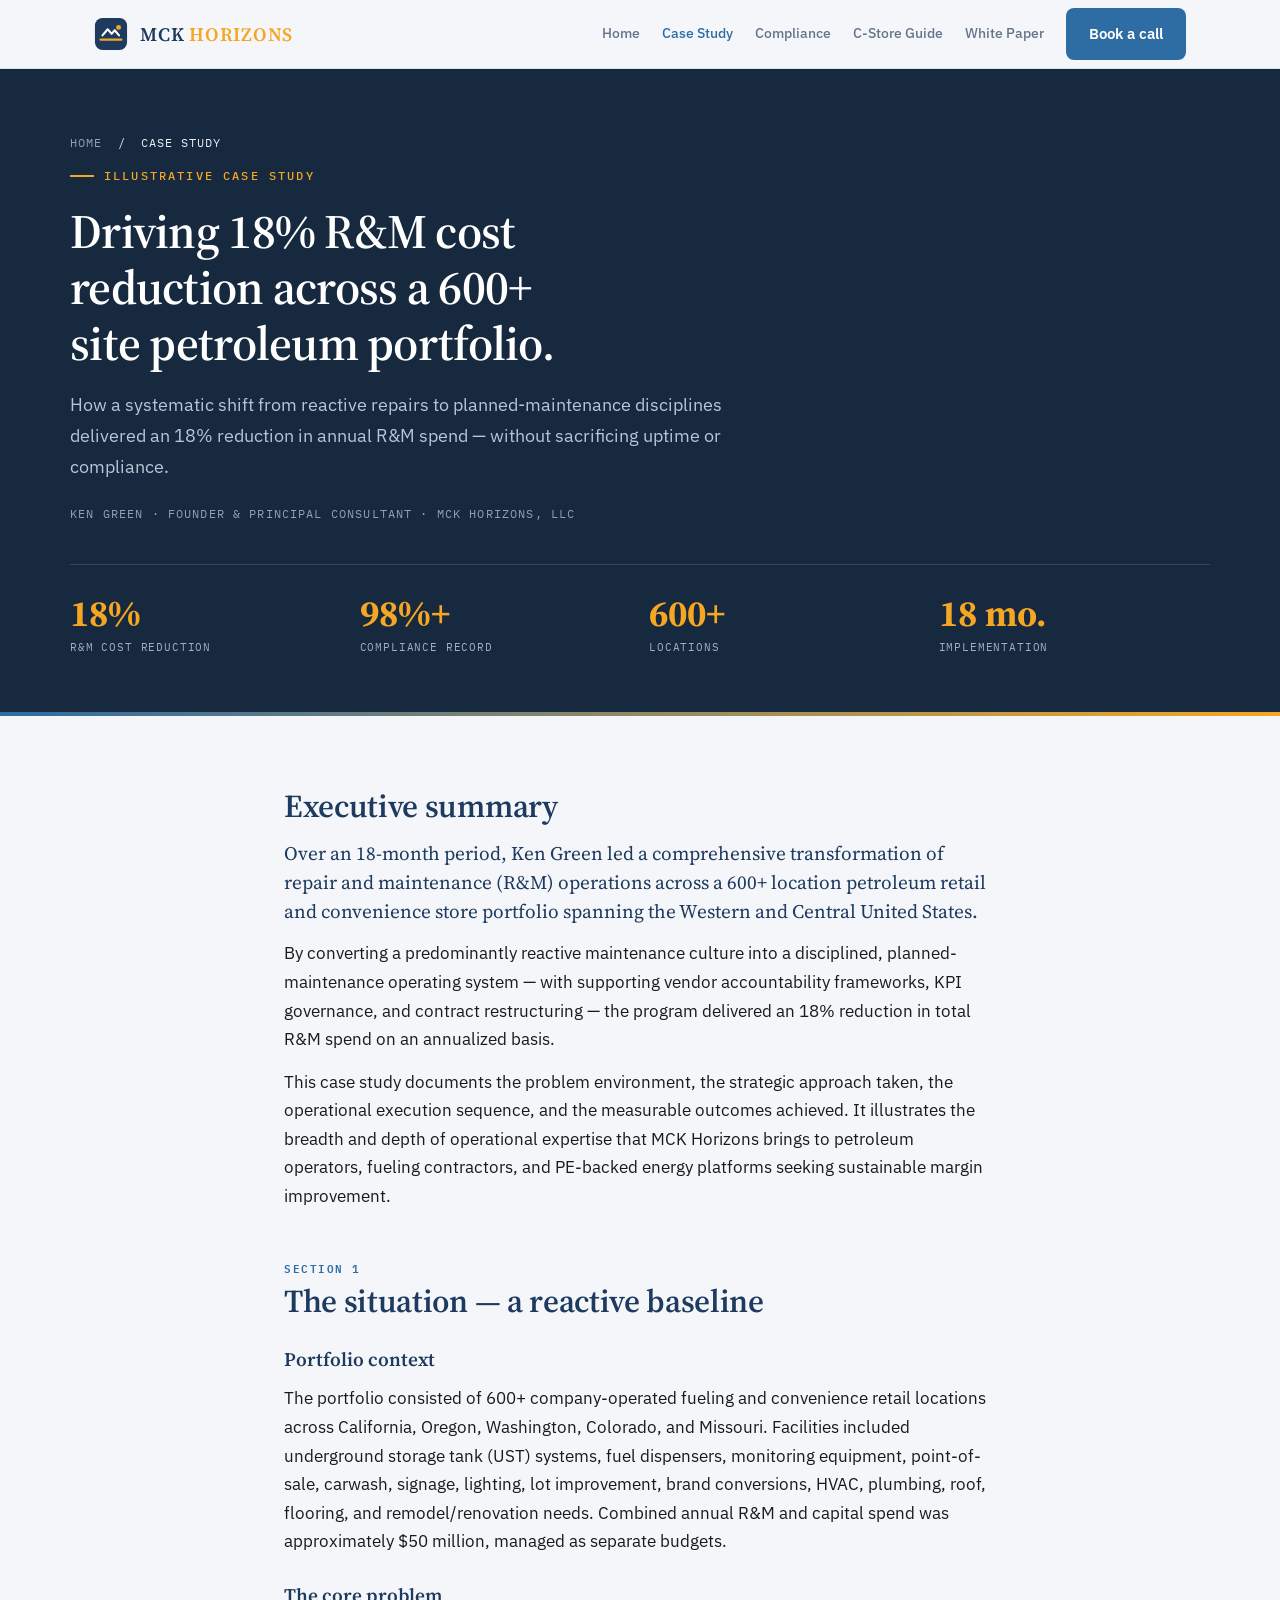
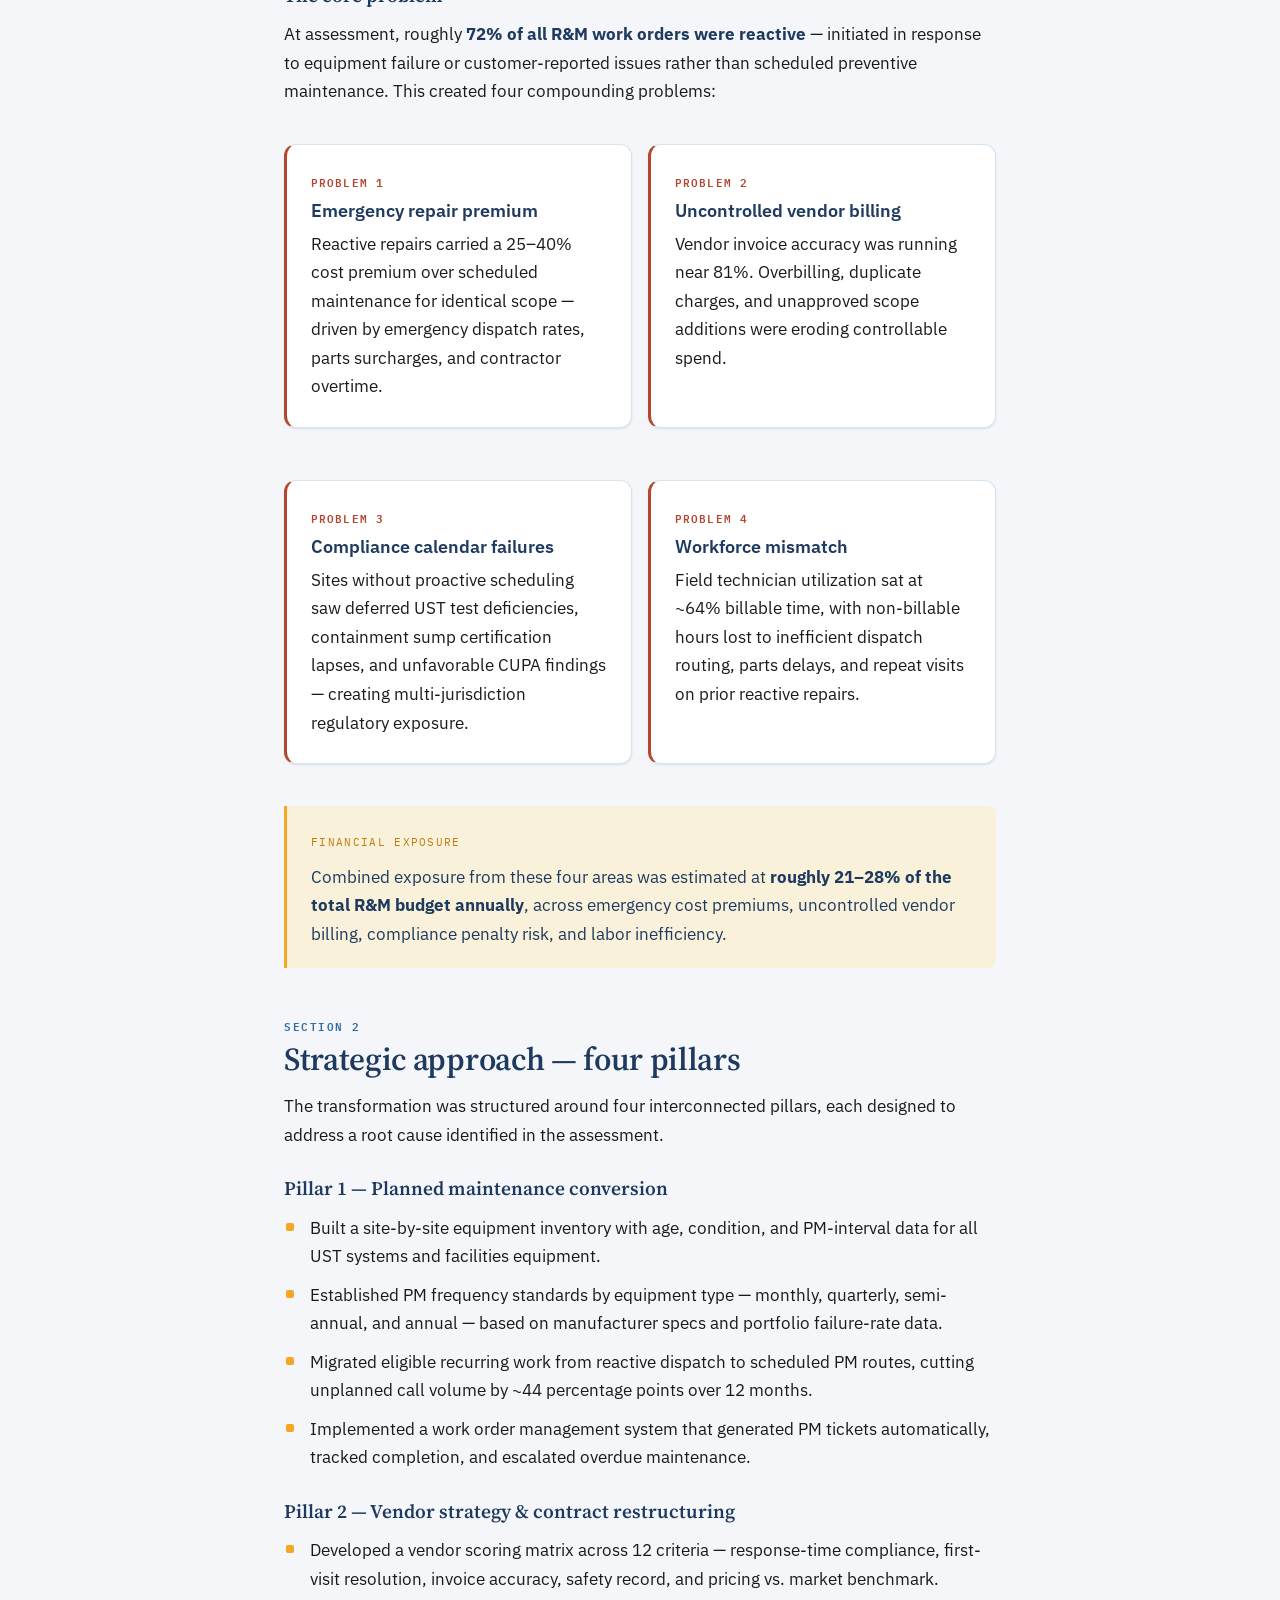
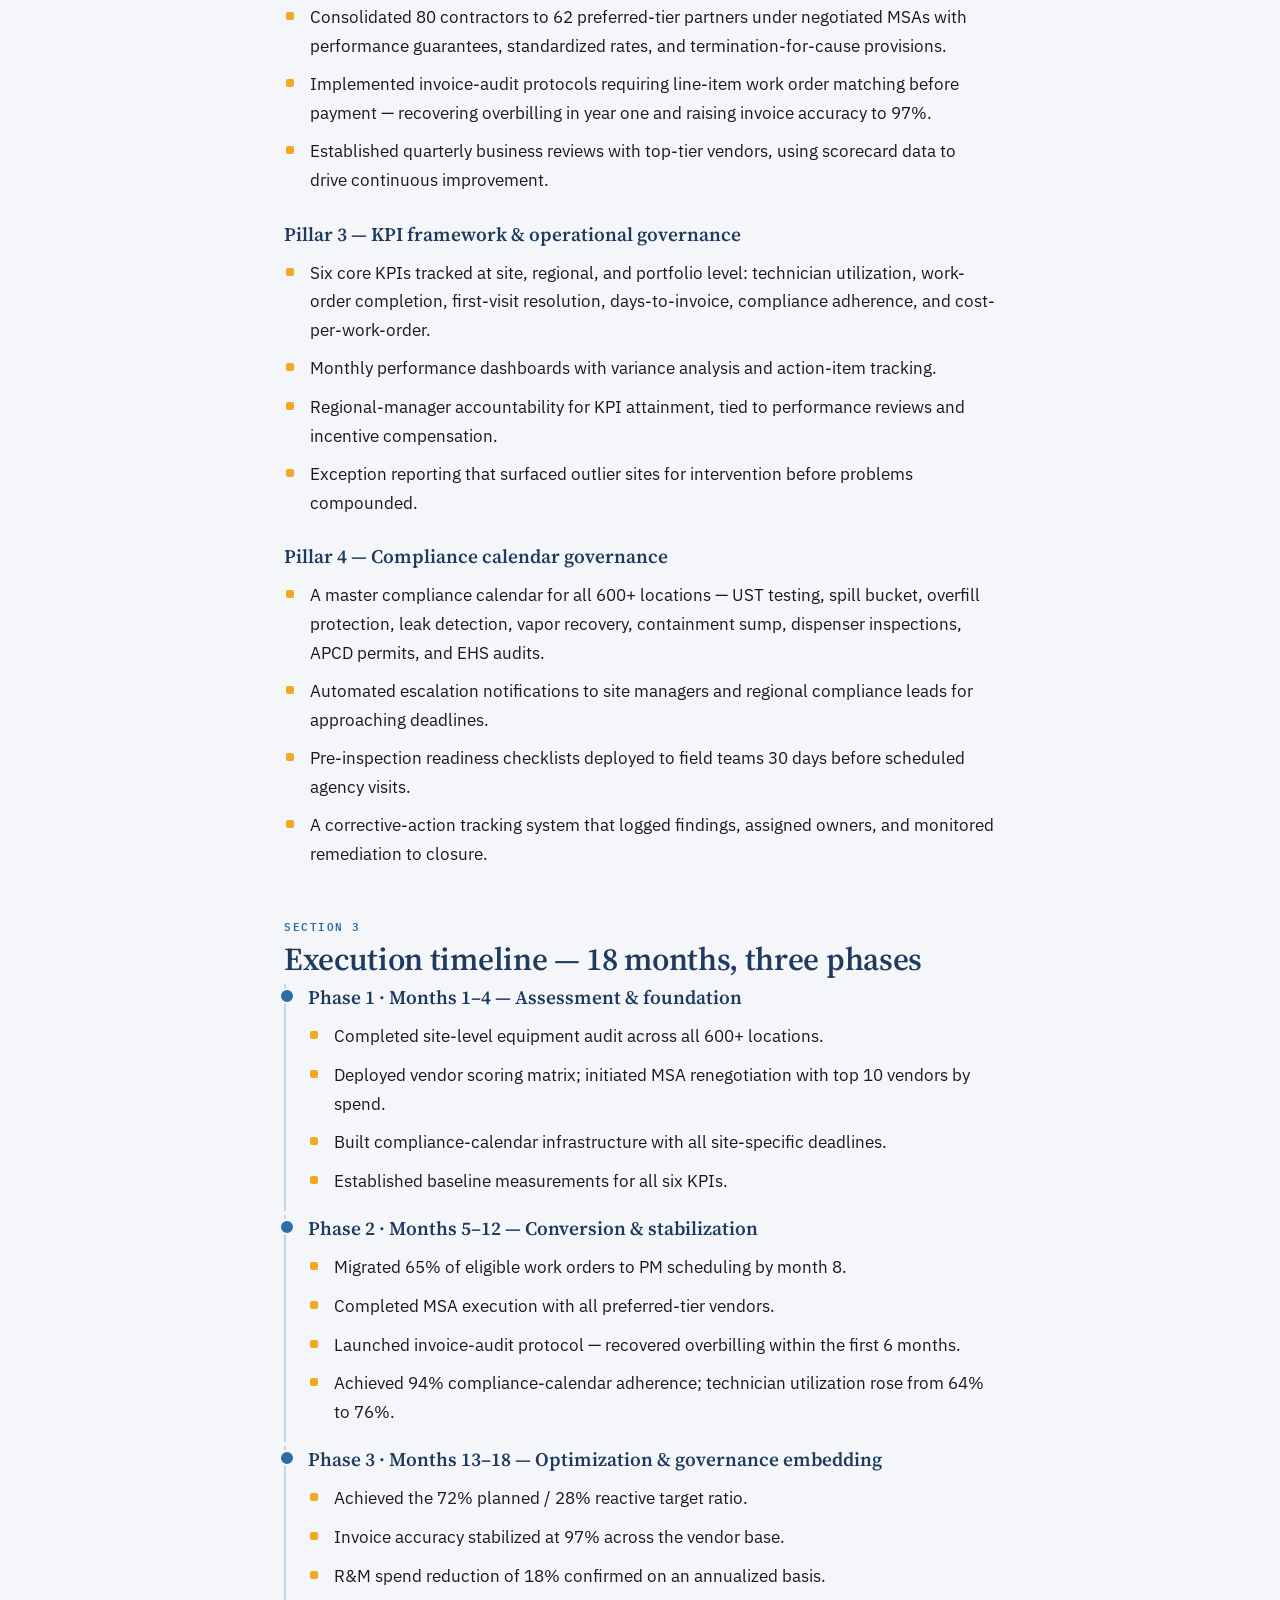
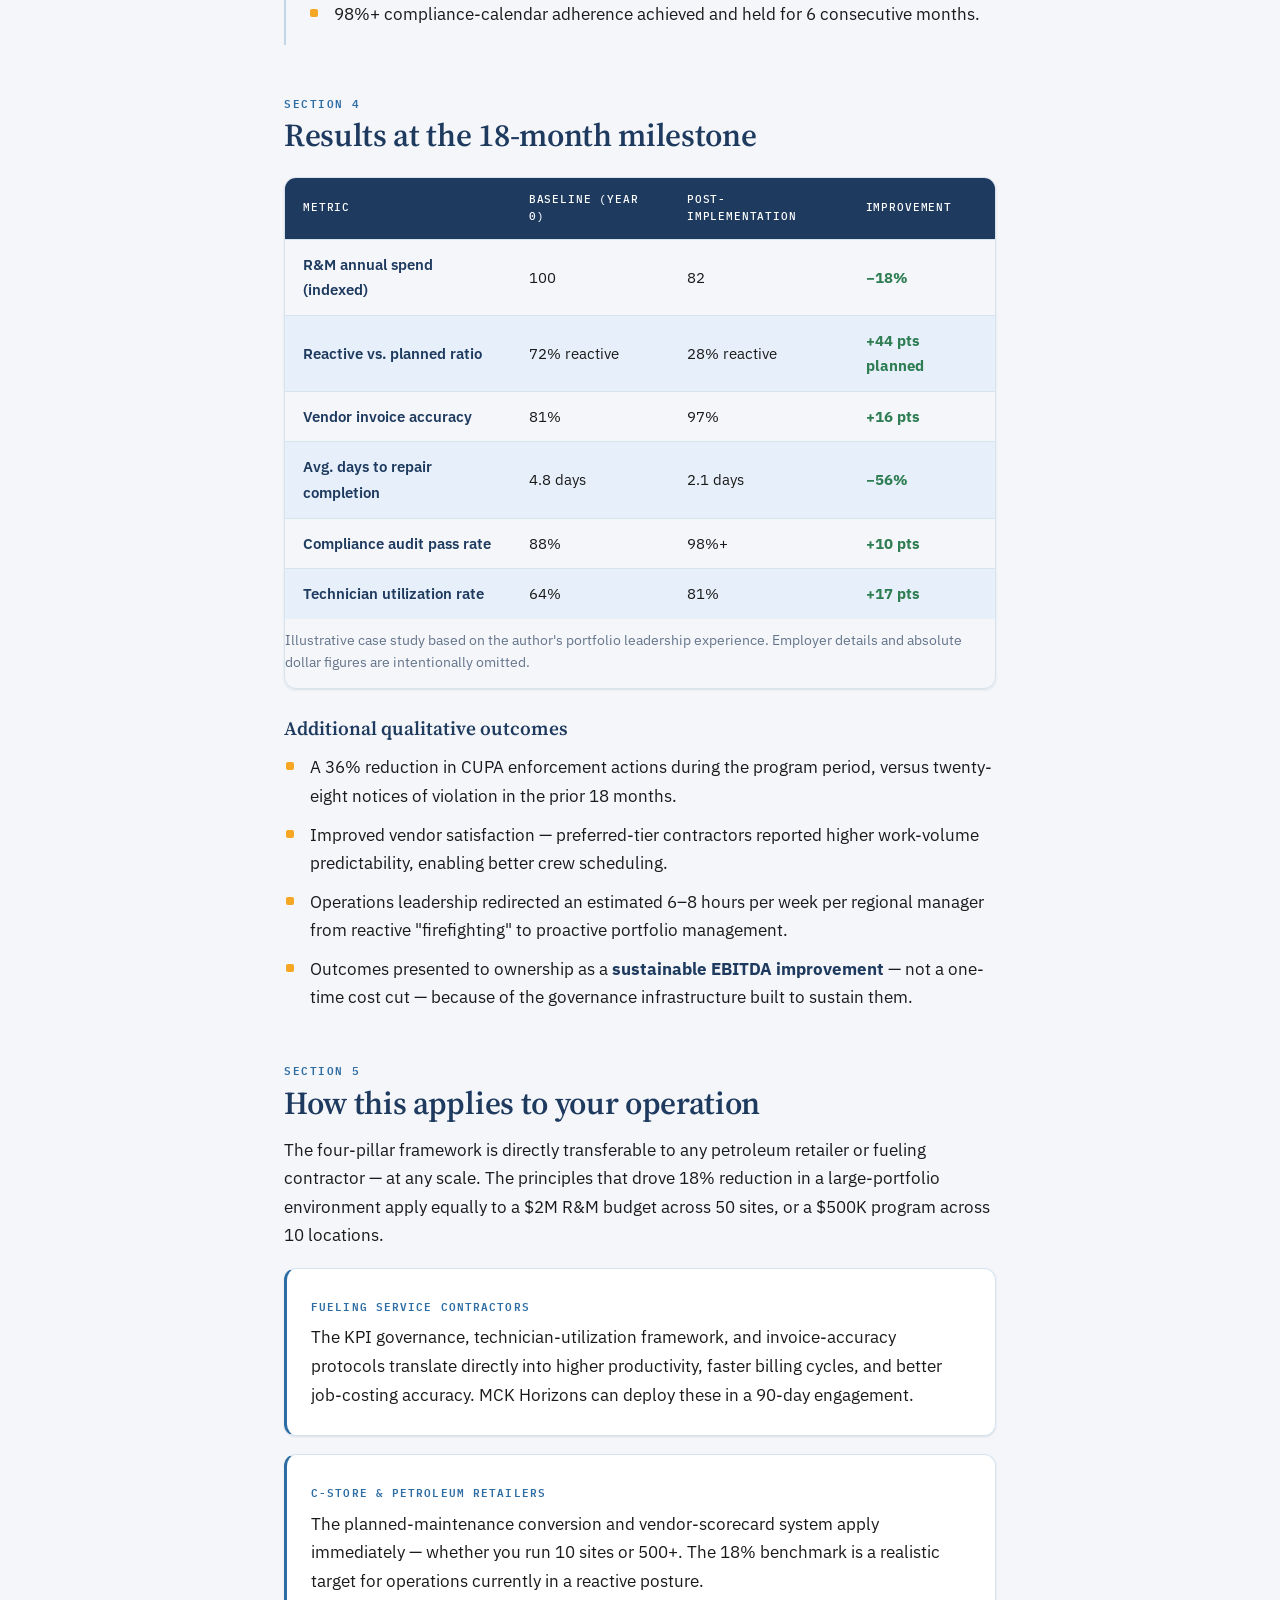
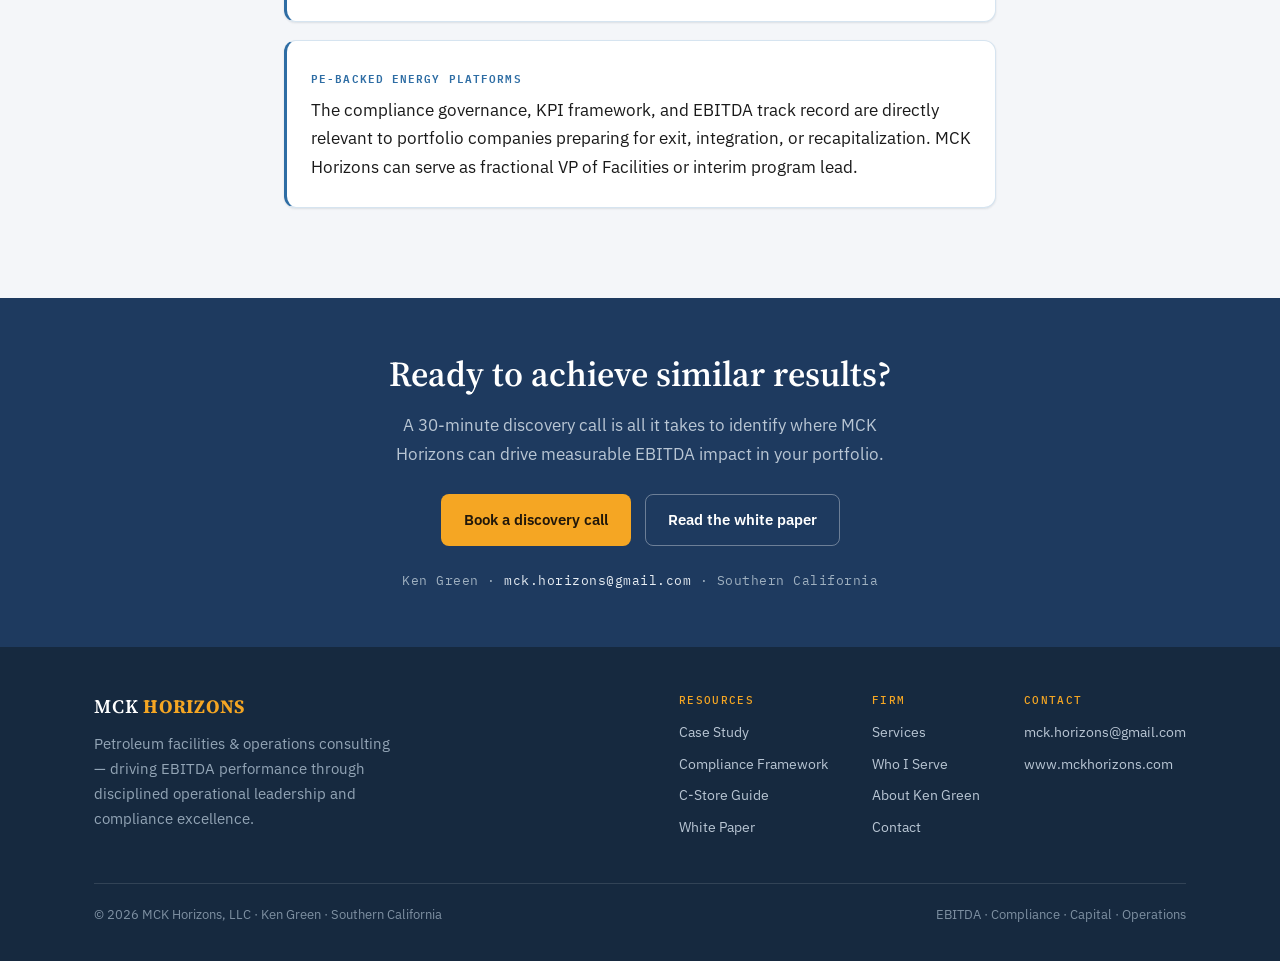
<file: case-study.html>
<!doctype html>
<html lang="en">
<head>
<meta charset="utf-8">
<meta name="viewport" content="width=device-width, initial-scale=1">
<title>Case Study: 18% R&M Cost Reduction Across 600+ Sites | MCK Horizons</title>
<meta name="description" content="How MCK Horizons converted a reactive maintenance culture into a planned-maintenance operating system across a 600+ site petroleum portfolio — delivering an 18% R&M cost reduction.">
<link rel="canonical" href="https://www.mckhorizons.com/case-study.html">
<meta name="robots" content="index, follow">
<meta property="og:type" content="article">
<meta property="og:title" content="Case Study: 18% R&M Cost Reduction Across a 600+ Site Petroleum Portfolio">
<meta property="og:description" content="A systematic shift from reactive repairs to planned maintenance delivered an 18% reduction in annual R&M spend — without sacrificing uptime or compliance.">
<meta property="og:url" content="https://www.mckhorizons.com/case-study.html">
<link rel="preconnect" href="https://fonts.googleapis.com">
<link rel="preconnect" href="https://fonts.gstatic.com" crossorigin>
<link rel="stylesheet" href="https://fonts.googleapis.com/css2?family=Source+Serif+4:ital,opsz,wght@0,8..60,400;0,8..60,500;0,8..60,600;0,8..60,700;1,8..60,400&family=IBM+Plex+Sans:wght@400;500;600;700&family=IBM+Plex+Mono:wght@400;500;600&display=swap">
<link rel="stylesheet" href="resources.css">
</head>
<body>

<header class="site">
  <div class="wrap nav">
    <a class="brand" href="index.html" aria-label="MCK Horizons home">
      <svg width="34" height="34" viewBox="0 0 36 36" fill="none" aria-hidden="true"><rect x="1" y="1" width="34" height="34" rx="8" fill="var(--navy)"/><path d="M7 24h22" stroke="var(--gold)" stroke-width="2.4" stroke-linecap="round"/><path d="M9 19.5l5.5-6.5 4.2 4.8 3.2-3.8 4.6 5.5" stroke="#fff" stroke-width="2.2" stroke-linecap="round" stroke-linejoin="round"/><circle cx="26" cy="11" r="2.6" fill="var(--gold)"/></svg>
      <span class="name">MCK <b>Horizons</b></span>
    </a>
    <nav class="nav-links">
      <a class="link" href="index.html">Home</a>
      <a class="link" href="case-study.html" aria-current="page">Case Study</a>
      <a class="link" href="compliance.html">Compliance</a>
      <a class="link" href="cstore-guide.html">C-Store Guide</a>
      <a class="link" href="white-paper.html">White Paper</a>
      <a class="btn btn-navy" href="index.html#contact">Book a call</a>
    </nav>
  </div>
</header>

<main>
  <section class="page-hero">
    <div class="wrap inner">
      <div class="crumb"><a href="index.html">Home</a> &nbsp;/&nbsp; Case Study</div>
      <span class="eyebrow on-navy" style="margin-top:14px;">Illustrative Case Study</span>
      <h1>Driving 18% R&amp;M cost reduction across a 600+ site petroleum portfolio.</h1>
      <p class="sub">How a systematic shift from reactive repairs to planned-maintenance disciplines delivered an 18% reduction in annual R&M spend — without sacrificing uptime or compliance.</p>
      <div class="meta">Ken Green · Founder &amp; Principal Consultant · MCK Horizons, LLC</div>
      <div class="statrow">
        <div class="st"><span class="k">18%</span><span class="v">R&amp;M cost reduction</span></div>
        <div class="st"><span class="k">98%+</span><span class="v">Compliance record</span></div>
        <div class="st"><span class="k">600+</span><span class="v">Locations</span></div>
        <div class="st"><span class="k">18 mo.</span><span class="v">Implementation</span></div>
      </div>
    </div>
  </section>

  <article class="article">
    <div class="read">
      <h2>Executive summary</h2>
      <p class="lead">Over an 18-month period, Ken Green led a comprehensive transformation of repair and maintenance (R&amp;M) operations across a 600+ location petroleum retail and convenience store portfolio spanning the Western and Central United States.</p>
      <p>By converting a predominantly reactive maintenance culture into a disciplined, planned-maintenance operating system — with supporting vendor accountability frameworks, KPI governance, and contract restructuring — the program delivered an 18% reduction in total R&amp;M spend on an annualized basis.</p>
      <p>This case study documents the problem environment, the strategic approach taken, the operational execution sequence, and the measurable outcomes achieved. It illustrates the breadth and depth of operational expertise that MCK Horizons brings to petroleum operators, fueling contractors, and PE-backed energy platforms seeking sustainable margin improvement.</p>

      <h2><span class="kicker">Section 1</span>The situation — a reactive baseline</h2>
      <h3>Portfolio context</h3>
      <p>The portfolio consisted of 600+ company-operated fueling and convenience retail locations across California, Oregon, Washington, Colorado, and Missouri. Facilities included underground storage tank (UST) systems, fuel dispensers, monitoring equipment, point-of-sale, carwash, signage, lighting, lot improvement, brand conversions, HVAC, plumbing, roof, flooring, and remodel/renovation needs. Combined annual R&amp;M and capital spend was approximately $50 million, managed as separate budgets.</p>
      <h3>The core problem</h3>
      <p>At assessment, roughly <strong>72% of all R&amp;M work orders were reactive</strong> — initiated in response to equipment failure or customer-reported issues rather than scheduled preventive maintenance. This created four compounding problems:</p>
      <div class="grid2">
        <div class="panel warn"><span class="tag">Problem 1</span><h3>Emergency repair premium</h3><p>Reactive repairs carried a 25–40% cost premium over scheduled maintenance for identical scope — driven by emergency dispatch rates, parts surcharges, and contractor overtime.</p></div>
        <div class="panel warn"><span class="tag">Problem 2</span><h3>Uncontrolled vendor billing</h3><p>Vendor invoice accuracy was running near 81%. Overbilling, duplicate charges, and unapproved scope additions were eroding controllable spend.</p></div>
        <div class="panel warn"><span class="tag">Problem 3</span><h3>Compliance calendar failures</h3><p>Sites without proactive scheduling saw deferred UST test deficiencies, containment sump certification lapses, and unfavorable CUPA findings — creating multi-jurisdiction regulatory exposure.</p></div>
        <div class="panel warn"><span class="tag">Problem 4</span><h3>Workforce mismatch</h3><p>Field technician utilization sat at ~64% billable time, with non-billable hours lost to inefficient dispatch routing, parts delays, and repeat visits on prior reactive repairs.</p></div>
      </div>
      <div class="callout"><span class="lbl">Financial exposure</span><p>Combined exposure from these four areas was estimated at <strong>roughly 21–28% of the total R&amp;M budget annually</strong>, across emergency cost premiums, uncontrolled vendor billing, compliance penalty risk, and labor inefficiency.</p></div>

      <h2><span class="kicker">Section 2</span>Strategic approach — four pillars</h2>
      <p>The transformation was structured around four interconnected pillars, each designed to address a root cause identified in the assessment.</p>
      <h3>Pillar 1 — Planned maintenance conversion</h3>
      <ul>
        <li>Built a site-by-site equipment inventory with age, condition, and PM-interval data for all UST systems and facilities equipment.</li>
        <li>Established PM frequency standards by equipment type — monthly, quarterly, semi-annual, and annual — based on manufacturer specs and portfolio failure-rate data.</li>
        <li>Migrated eligible recurring work from reactive dispatch to scheduled PM routes, cutting unplanned call volume by ~44 percentage points over 12 months.</li>
        <li>Implemented a work order management system that generated PM tickets automatically, tracked completion, and escalated overdue maintenance.</li>
      </ul>
      <h3>Pillar 2 — Vendor strategy &amp; contract restructuring</h3>
      <ul>
        <li>Developed a vendor scoring matrix across 12 criteria — response-time compliance, first-visit resolution, invoice accuracy, safety record, and pricing vs. market benchmark.</li>
        <li>Consolidated 80 contractors to 62 preferred-tier partners under negotiated MSAs with performance guarantees, standardized rates, and termination-for-cause provisions.</li>
        <li>Implemented invoice-audit protocols requiring line-item work order matching before payment — recovering overbilling in year one and raising invoice accuracy to 97%.</li>
        <li>Established quarterly business reviews with top-tier vendors, using scorecard data to drive continuous improvement.</li>
      </ul>
      <h3>Pillar 3 — KPI framework &amp; operational governance</h3>
      <ul>
        <li>Six core KPIs tracked at site, regional, and portfolio level: technician utilization, work-order completion, first-visit resolution, days-to-invoice, compliance adherence, and cost-per-work-order.</li>
        <li>Monthly performance dashboards with variance analysis and action-item tracking.</li>
        <li>Regional-manager accountability for KPI attainment, tied to performance reviews and incentive compensation.</li>
        <li>Exception reporting that surfaced outlier sites for intervention before problems compounded.</li>
      </ul>
      <h3>Pillar 4 — Compliance calendar governance</h3>
      <ul>
        <li>A master compliance calendar for all 600+ locations — UST testing, spill bucket, overfill protection, leak detection, vapor recovery, containment sump, dispenser inspections, APCD permits, and EHS audits.</li>
        <li>Automated escalation notifications to site managers and regional compliance leads for approaching deadlines.</li>
        <li>Pre-inspection readiness checklists deployed to field teams 30 days before scheduled agency visits.</li>
        <li>A corrective-action tracking system that logged findings, assigned owners, and monitored remediation to closure.</li>
      </ul>

      <h2><span class="kicker">Section 3</span>Execution timeline — 18 months, three phases</h2>
      <div class="phase"><h3>Phase 1 · Months 1–4 — Assessment &amp; foundation</h3>
        <ul><li>Completed site-level equipment audit across all 600+ locations.</li><li>Deployed vendor scoring matrix; initiated MSA renegotiation with top 10 vendors by spend.</li><li>Built compliance-calendar infrastructure with all site-specific deadlines.</li><li>Established baseline measurements for all six KPIs.</li></ul>
      </div>
      <div class="phase"><h3>Phase 2 · Months 5–12 — Conversion &amp; stabilization</h3>
        <ul><li>Migrated 65% of eligible work orders to PM scheduling by month 8.</li><li>Completed MSA execution with all preferred-tier vendors.</li><li>Launched invoice-audit protocol — recovered overbilling within the first 6 months.</li><li>Achieved 94% compliance-calendar adherence; technician utilization rose from 64% to 76%.</li></ul>
      </div>
      <div class="phase"><h3>Phase 3 · Months 13–18 — Optimization &amp; governance embedding</h3>
        <ul><li>Achieved the 72% planned / 28% reactive target ratio.</li><li>Invoice accuracy stabilized at 97% across the vendor base.</li><li>R&amp;M spend reduction of 18% confirmed on an annualized basis.</li><li>98%+ compliance-calendar adherence achieved and held for 6 consecutive months.</li></ul>
      </div>

      <h2><span class="kicker">Section 4</span>Results at the 18-month milestone</h2>
      <div class="tablewrap">
        <table class="data">
          <thead><tr><th>Metric</th><th>Baseline (Year 0)</th><th>Post-implementation</th><th>Improvement</th></tr></thead>
          <tbody>
            <tr><td>R&amp;M annual spend (indexed)</td><td class="num">100</td><td class="num">82</td><td class="pos">−18%</td></tr>
            <tr><td>Reactive vs. planned ratio</td><td class="num">72% reactive</td><td class="num">28% reactive</td><td class="pos">+44 pts planned</td></tr>
            <tr><td>Vendor invoice accuracy</td><td class="num">81%</td><td class="num">97%</td><td class="pos">+16 pts</td></tr>
            <tr><td>Avg. days to repair completion</td><td class="num">4.8 days</td><td class="num">2.1 days</td><td class="pos">−56%</td></tr>
            <tr><td>Compliance audit pass rate</td><td class="num">88%</td><td class="num">98%+</td><td class="pos">+10 pts</td></tr>
            <tr><td>Technician utilization rate</td><td class="num">64%</td><td class="num">81%</td><td class="pos">+17 pts</td></tr>
          </tbody>
        </table>
        <p style="font-size:.85rem;color:var(--muted);margin-top:10px;">Illustrative case study based on the author's portfolio leadership experience. Employer details and absolute dollar figures are intentionally omitted.</p>
      </div>
      <h3>Additional qualitative outcomes</h3>
      <ul>
        <li>A 36% reduction in CUPA enforcement actions during the program period, versus twenty-eight notices of violation in the prior 18 months.</li>
        <li>Improved vendor satisfaction — preferred-tier contractors reported higher work-volume predictability, enabling better crew scheduling.</li>
        <li>Operations leadership redirected an estimated 6–8 hours per week per regional manager from reactive "firefighting" to proactive portfolio management.</li>
        <li>Outcomes presented to ownership as a <strong>sustainable EBITDA improvement</strong> — not a one-time cost cut — because of the governance infrastructure built to sustain them.</li>
      </ul>

      <h2><span class="kicker">Section 5</span>How this applies to your operation</h2>
      <p>The four-pillar framework is directly transferable to any petroleum retailer or fueling contractor — at any scale. The principles that drove 18% reduction in a large-portfolio environment apply equally to a $2M R&amp;M budget across 50 sites, or a $500K program across 10 locations.</p>
      <div class="panel accent"><span class="tag">Fueling service contractors</span><p>The KPI governance, technician-utilization framework, and invoice-accuracy protocols translate directly into higher productivity, faster billing cycles, and better job-costing accuracy. MCK Horizons can deploy these in a 90-day engagement.</p></div>
      <div class="panel accent"><span class="tag">C-store &amp; petroleum retailers</span><p>The planned-maintenance conversion and vendor-scorecard system apply immediately — whether you run 10 sites or 500+. The 18% benchmark is a realistic target for operations currently in a reactive posture.</p></div>
      <div class="panel accent"><span class="tag">PE-backed energy platforms</span><p>The compliance governance, KPI framework, and EBITDA track record are directly relevant to portfolio companies preparing for exit, integration, or recapitalization. MCK Horizons can serve as fractional VP of Facilities or interim program lead.</p></div>
    </div>
  </article>

  <section class="cta">
    <div class="wrap inner">
      <h2>Ready to achieve similar results?</h2>
      <p>A 30-minute discovery call is all it takes to identify where MCK Horizons can drive measurable EBITDA impact in your portfolio.</p>
      <div class="row">
        <a class="btn btn-primary" href="index.html#contact">Book a discovery call</a>
        <a class="btn btn-ghost on-navy" href="white-paper.html">Read the white paper</a>
      </div>
      <div class="contactline">Ken Green · <a href="mailto:mck.horizons@gmail.com">mck.horizons@gmail.com</a> · Southern California</div>
    </div>
  </section>
</main>

<footer class="site">
  <div class="wrap">
    <div class="foot">
      <div>
        <div class="fname">MCK <b>Horizons</b></div>
        <p>Petroleum facilities &amp; operations consulting — driving EBITDA performance through disciplined operational leadership and compliance excellence.</p>
      </div>
      <div class="foot-links">
        <div class="foot-col">
          <h5>Resources</h5>
          <a href="case-study.html">Case Study</a>
          <a href="compliance.html">Compliance Framework</a>
          <a href="cstore-guide.html">C-Store Guide</a>
          <a href="white-paper.html">White Paper</a>
        </div>
        <div class="foot-col">
          <h5>Firm</h5>
          <a href="index.html#services">Services</a>
          <a href="index.html#serve">Who I Serve</a>
          <a href="index.html#about">About Ken Green</a>
          <a href="index.html#contact">Contact</a>
        </div>
        <div class="foot-col">
          <h5>Contact</h5>
          <a href="mailto:mck.horizons@gmail.com">mck.horizons@gmail.com</a>
          <a href="https://www.mckhorizons.com">www.mckhorizons.com</a>
        </div>
      </div>
    </div>
    <div class="foot-bottom">
      <span>© 2026 MCK Horizons, LLC · Ken Green · Southern California</span>
      <span>EBITDA · Compliance · Capital · Operations</span>
    </div>
  </div>
</footer>
</body>
</html>
</file>
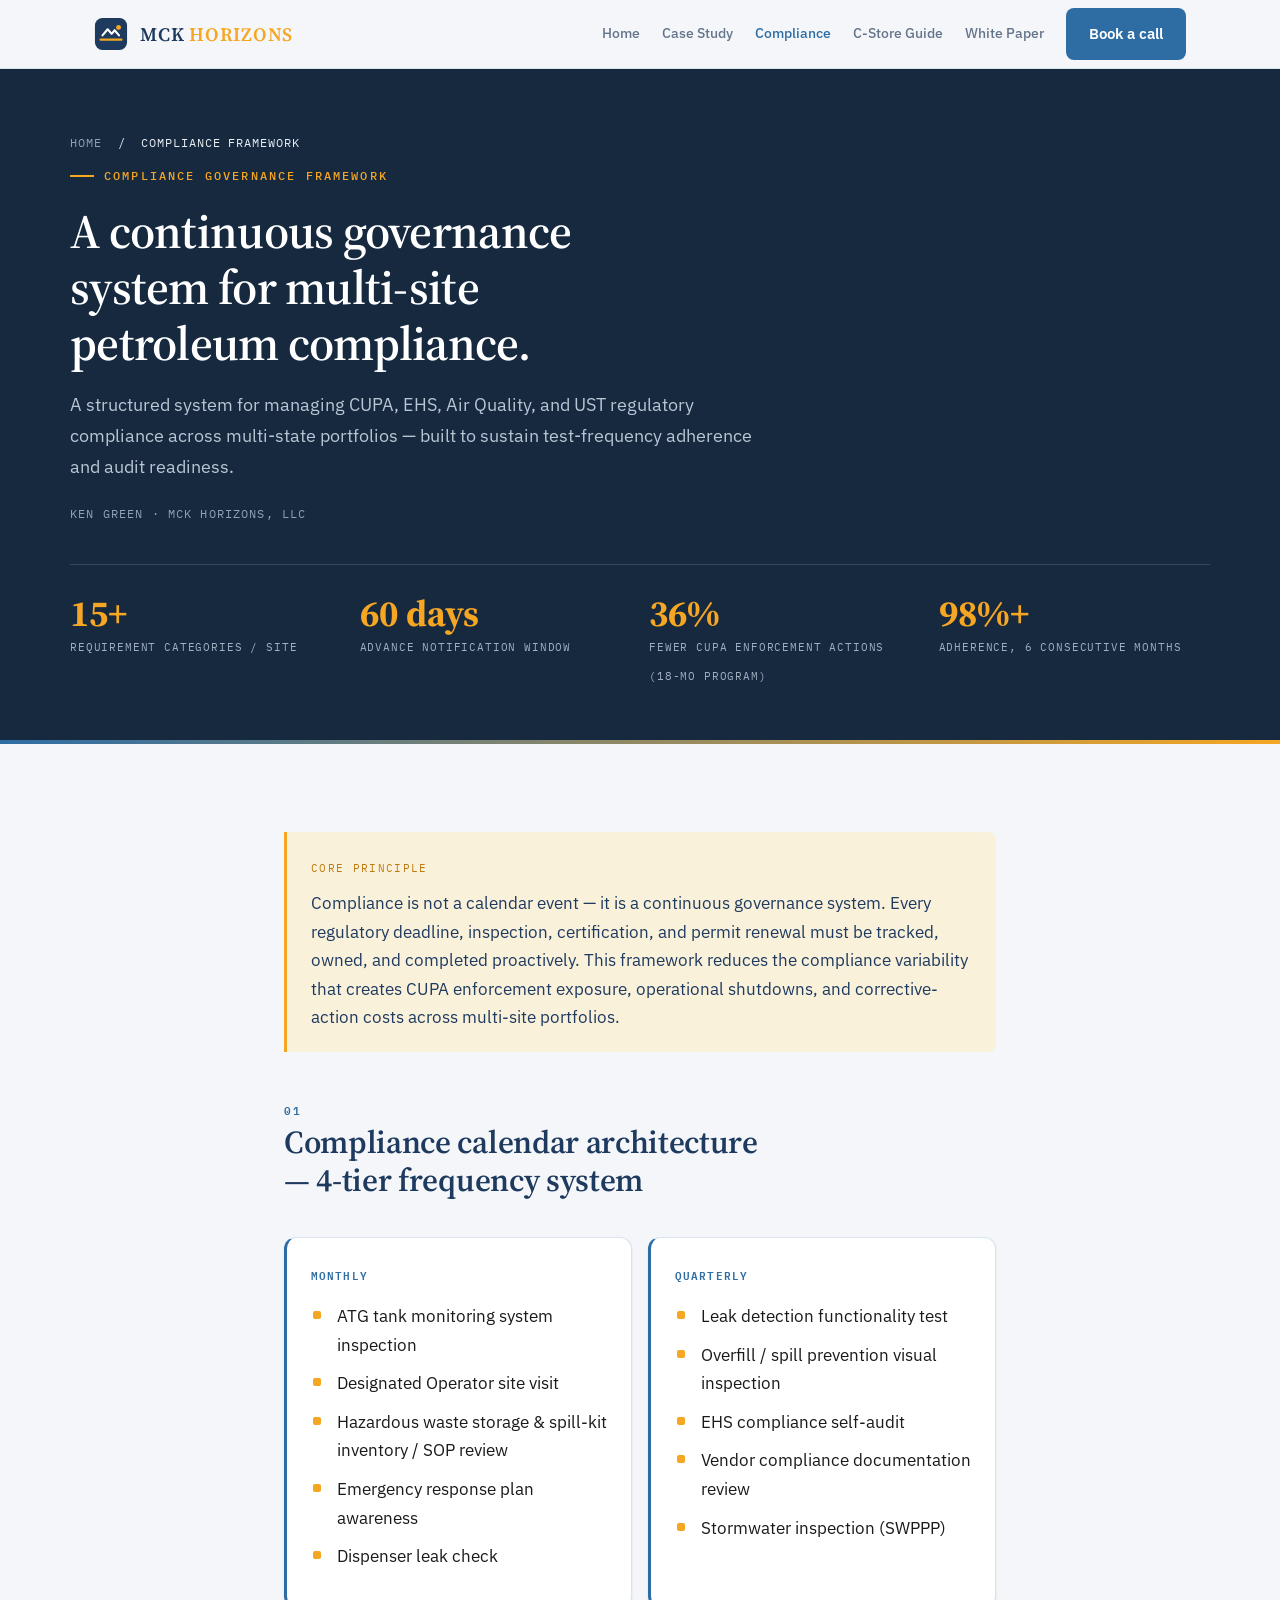
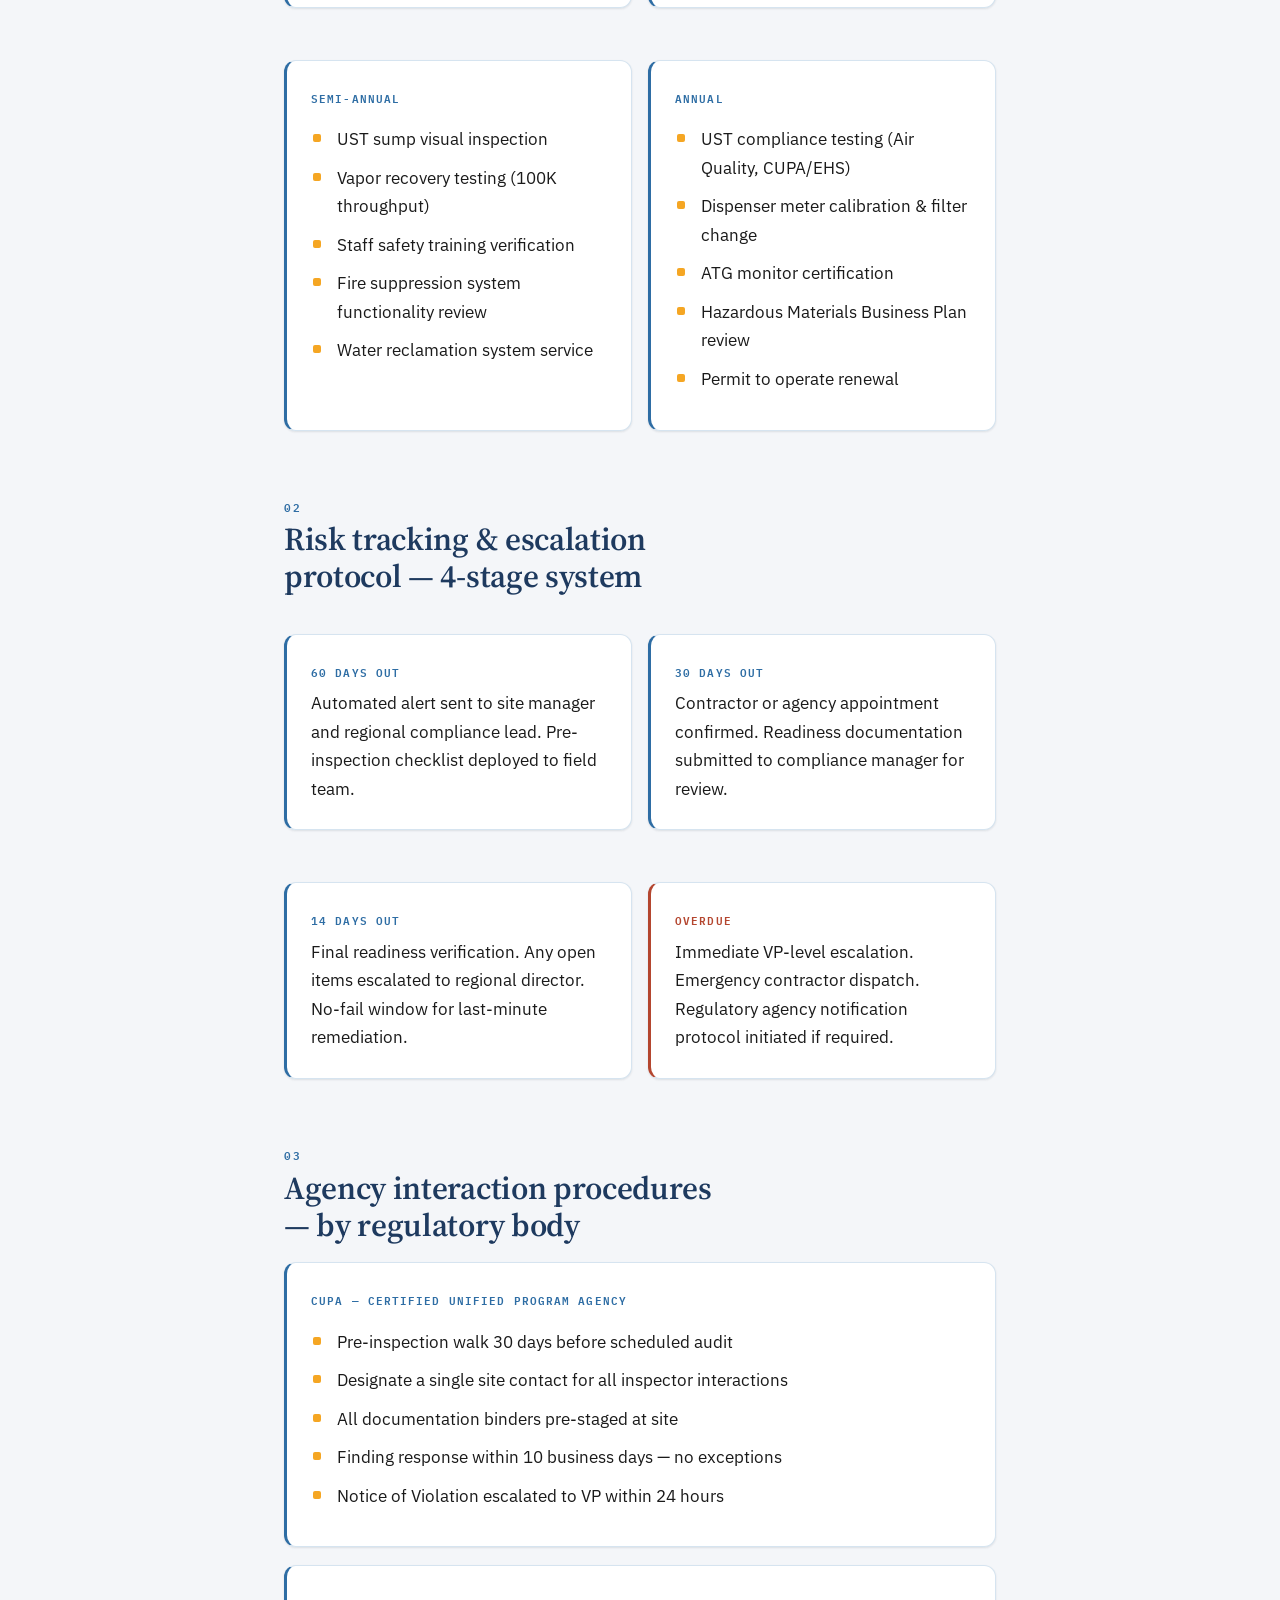
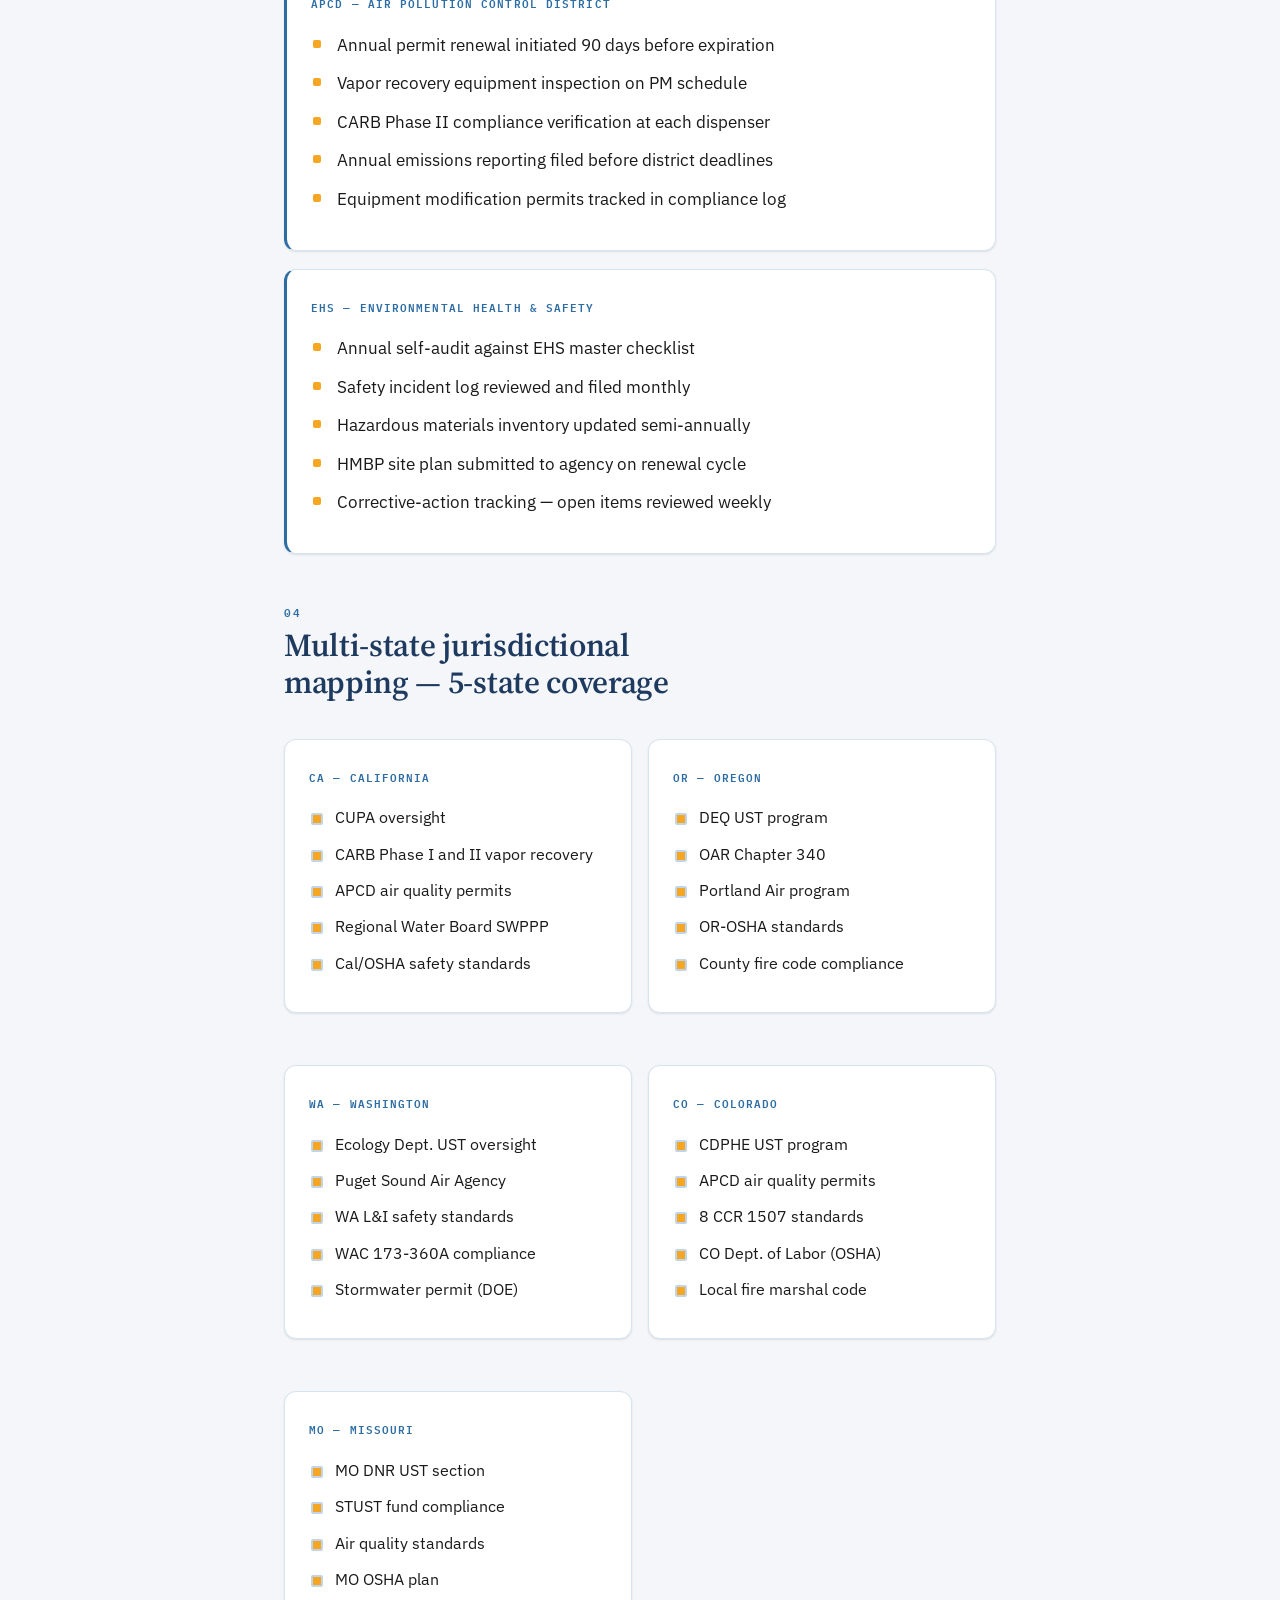
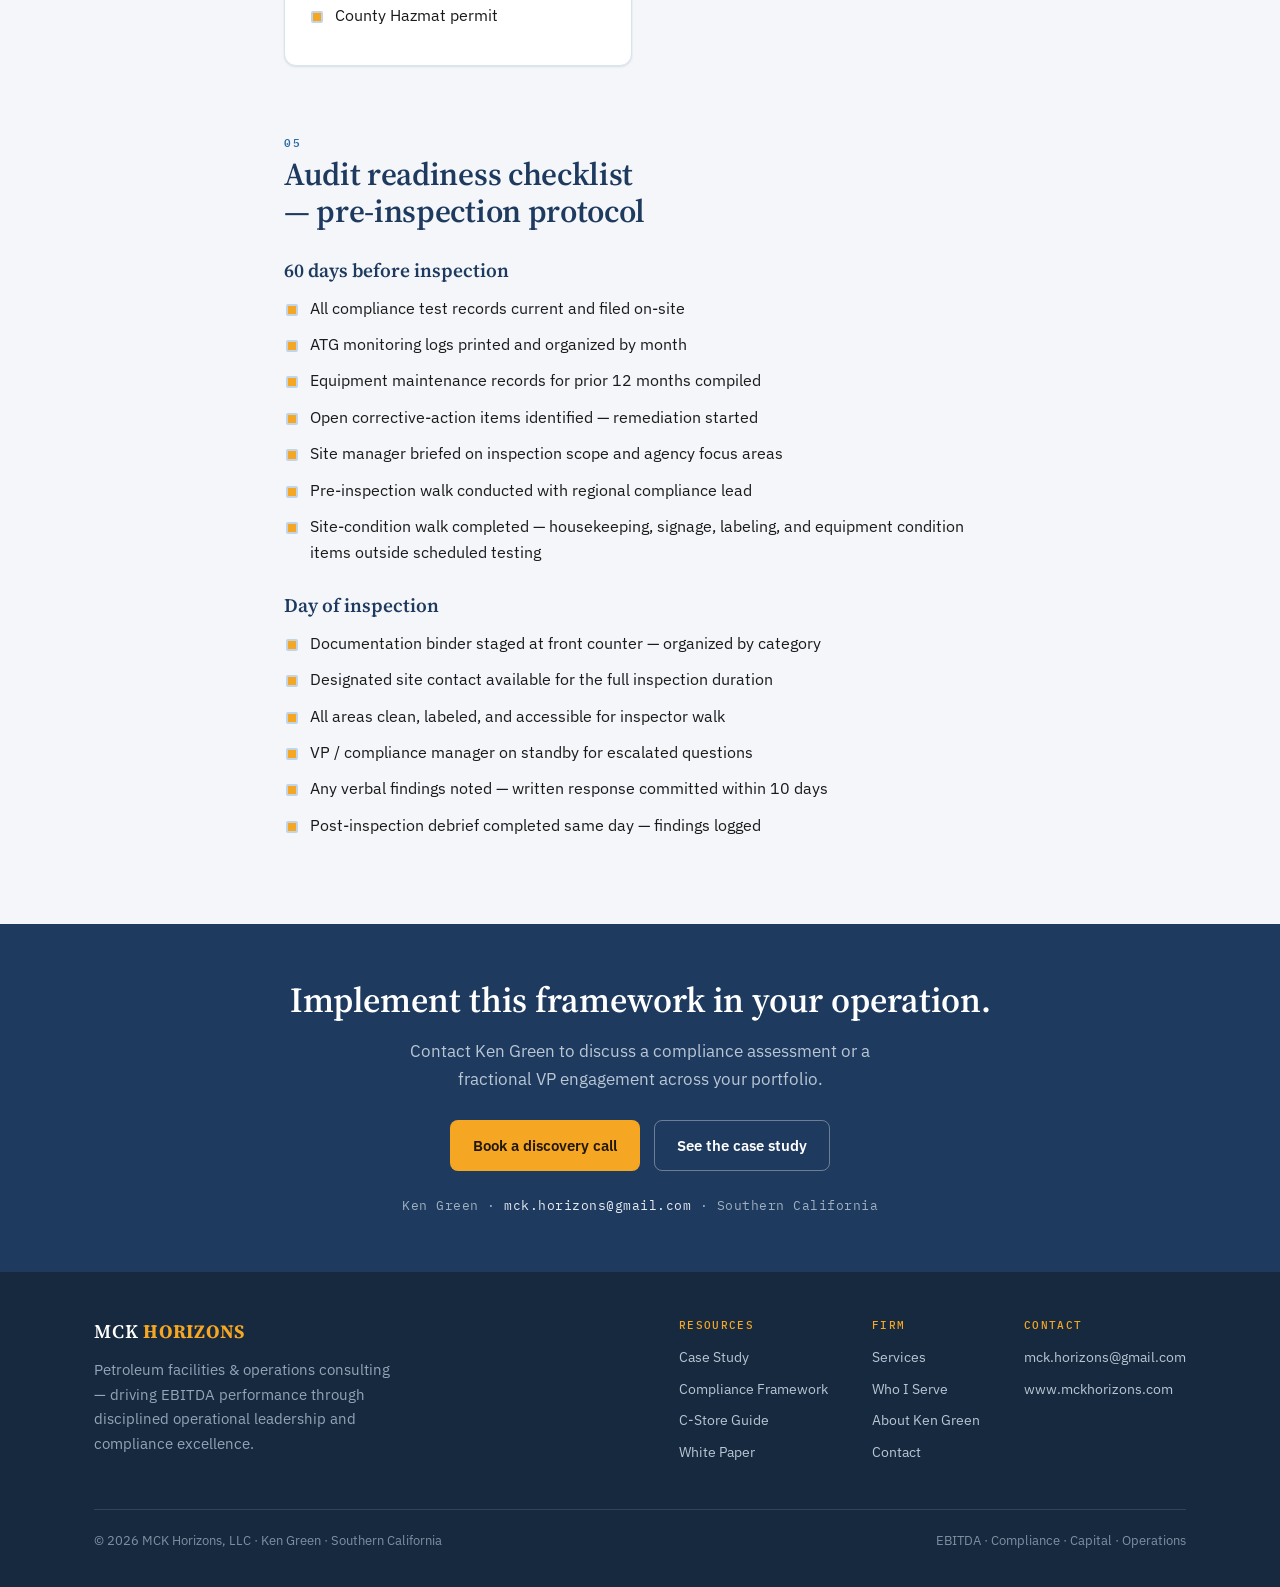
<file: compliance.html>
<!doctype html>
<html lang="en">
<head>
<meta charset="utf-8">
<meta name="viewport" content="width=device-width, initial-scale=1">
<title>Multi-Site Compliance Governance Framework | MCK Horizons</title>
<meta name="description" content="A structured system for managing CUPA, EHS, Air Quality, and UST regulatory compliance across multi-state petroleum portfolios — built to sustain test-frequency adherence and audit readiness.">
<link rel="canonical" href="https://www.mckhorizons.com/compliance.html">
<meta name="robots" content="index, follow">
<meta property="og:type" content="article">
<meta property="og:title" content="Multi-Site Compliance Governance Framework | MCK Horizons">
<meta property="og:description" content="Compliance is not a calendar event — it is a continuous governance system. A framework for CUPA, EHS, Air Quality, and UST compliance across multi-state petroleum portfolios.">
<meta property="og:url" content="https://www.mckhorizons.com/compliance.html">
<link rel="preconnect" href="https://fonts.googleapis.com">
<link rel="preconnect" href="https://fonts.gstatic.com" crossorigin>
<link rel="stylesheet" href="https://fonts.googleapis.com/css2?family=Source+Serif+4:ital,opsz,wght@0,8..60,400;0,8..60,500;0,8..60,600;0,8..60,700;1,8..60,400&family=IBM+Plex+Sans:wght@400;500;600;700&family=IBM+Plex+Mono:wght@400;500;600&display=swap">
<link rel="stylesheet" href="resources.css">
</head>
<body>

<header class="site">
  <div class="wrap nav">
    <a class="brand" href="index.html" aria-label="MCK Horizons home">
      <svg width="34" height="34" viewBox="0 0 36 36" fill="none" aria-hidden="true"><rect x="1" y="1" width="34" height="34" rx="8" fill="var(--navy)"/><path d="M7 24h22" stroke="var(--gold)" stroke-width="2.4" stroke-linecap="round"/><path d="M9 19.5l5.5-6.5 4.2 4.8 3.2-3.8 4.6 5.5" stroke="#fff" stroke-width="2.2" stroke-linecap="round" stroke-linejoin="round"/><circle cx="26" cy="11" r="2.6" fill="var(--gold)"/></svg>
      <span class="name">MCK <b>Horizons</b></span>
    </a>
    <nav class="nav-links">
      <a class="link" href="index.html">Home</a>
      <a class="link" href="case-study.html">Case Study</a>
      <a class="link" href="compliance.html" aria-current="page">Compliance</a>
      <a class="link" href="cstore-guide.html">C-Store Guide</a>
      <a class="link" href="white-paper.html">White Paper</a>
      <a class="btn btn-navy" href="index.html#contact">Book a call</a>
    </nav>
  </div>
</header>

<main>
  <section class="page-hero">
    <div class="wrap inner">
      <div class="crumb"><a href="index.html">Home</a> &nbsp;/&nbsp; Compliance Framework</div>
      <span class="eyebrow on-navy" style="margin-top:14px;">Compliance Governance Framework</span>
      <h1>A continuous governance system for multi-site petroleum compliance.</h1>
      <p class="sub">A structured system for managing CUPA, EHS, Air Quality, and UST regulatory compliance across multi-state portfolios — built to sustain test-frequency adherence and audit readiness.</p>
      <div class="meta">Ken Green · MCK Horizons, LLC</div>
      <div class="statrow">
        <div class="st"><span class="k">15+</span><span class="v">Requirement categories / site</span></div>
        <div class="st"><span class="k">60 days</span><span class="v">Advance notification window</span></div>
        <div class="st"><span class="k">36%</span><span class="v">Fewer CUPA enforcement actions (18-mo program)</span></div>
        <div class="st"><span class="k">98%+</span><span class="v">Adherence, 6 consecutive months</span></div>
      </div>
    </div>
  </section>

  <article class="article">
    <div class="read">
      <div class="callout"><span class="lbl">Core principle</span><p>Compliance is not a calendar event — it is a continuous governance system. Every regulatory deadline, inspection, certification, and permit renewal must be tracked, owned, and completed proactively. This framework reduces the compliance variability that creates CUPA enforcement exposure, operational shutdowns, and corrective-action costs across multi-site portfolios.</p></div>

      <h2><span class="kicker">01</span>Compliance calendar architecture — 4-tier frequency system</h2>
      <div class="grid2">
        <div class="panel accent"><span class="tag">Monthly</span><ul><li>ATG tank monitoring system inspection</li><li>Designated Operator site visit</li><li>Hazardous waste storage &amp; spill-kit inventory / SOP review</li><li>Emergency response plan awareness</li><li>Dispenser leak check</li></ul></div>
        <div class="panel accent"><span class="tag">Quarterly</span><ul><li>Leak detection functionality test</li><li>Overfill / spill prevention visual inspection</li><li>EHS compliance self-audit</li><li>Vendor compliance documentation review</li><li>Stormwater inspection (SWPPP)</li></ul></div>
        <div class="panel accent"><span class="tag">Semi-annual</span><ul><li>UST sump visual inspection</li><li>Vapor recovery testing (100K throughput)</li><li>Staff safety training verification</li><li>Fire suppression system functionality review</li><li>Water reclamation system service</li></ul></div>
        <div class="panel accent"><span class="tag">Annual</span><ul><li>UST compliance testing (Air Quality, CUPA/EHS)</li><li>Dispenser meter calibration &amp; filter change</li><li>ATG monitor certification</li><li>Hazardous Materials Business Plan review</li><li>Permit to operate renewal</li></ul></div>
      </div>

      <h2><span class="kicker">02</span>Risk tracking &amp; escalation protocol — 4-stage system</h2>
      <div class="grid2">
        <div class="panel accent"><span class="tag">60 days out</span><p>Automated alert sent to site manager and regional compliance lead. Pre-inspection checklist deployed to field team.</p></div>
        <div class="panel accent"><span class="tag">30 days out</span><p>Contractor or agency appointment confirmed. Readiness documentation submitted to compliance manager for review.</p></div>
        <div class="panel accent"><span class="tag">14 days out</span><p>Final readiness verification. Any open items escalated to regional director. No-fail window for last-minute remediation.</p></div>
        <div class="panel warn"><span class="tag">Overdue</span><p>Immediate VP-level escalation. Emergency contractor dispatch. Regulatory agency notification protocol initiated if required.</p></div>
      </div>

      <h2><span class="kicker">03</span>Agency interaction procedures — by regulatory body</h2>
      <div class="panel accent"><span class="tag">CUPA — Certified Unified Program Agency</span><ul><li>Pre-inspection walk 30 days before scheduled audit</li><li>Designate a single site contact for all inspector interactions</li><li>All documentation binders pre-staged at site</li><li>Finding response within 10 business days — no exceptions</li><li>Notice of Violation escalated to VP within 24 hours</li></ul></div>
      <div class="panel accent"><span class="tag">APCD — Air Pollution Control District</span><ul><li>Annual permit renewal initiated 90 days before expiration</li><li>Vapor recovery equipment inspection on PM schedule</li><li>CARB Phase II compliance verification at each dispenser</li><li>Annual emissions reporting filed before district deadlines</li><li>Equipment modification permits tracked in compliance log</li></ul></div>
      <div class="panel accent"><span class="tag">EHS — Environmental Health &amp; Safety</span><ul><li>Annual self-audit against EHS master checklist</li><li>Safety incident log reviewed and filed monthly</li><li>Hazardous materials inventory updated semi-annually</li><li>HMBP site plan submitted to agency on renewal cycle</li><li>Corrective-action tracking — open items reviewed weekly</li></ul></div>

      <h2><span class="kicker">04</span>Multi-state jurisdictional mapping — 5-state coverage</h2>
      <div class="grid2">
        <div class="panel"><span class="tag">CA — California</span><ul class="checklist"><li>CUPA oversight</li><li>CARB Phase I and II vapor recovery</li><li>APCD air quality permits</li><li>Regional Water Board SWPPP</li><li>Cal/OSHA safety standards</li></ul></div>
        <div class="panel"><span class="tag">OR — Oregon</span><ul class="checklist"><li>DEQ UST program</li><li>OAR Chapter 340</li><li>Portland Air program</li><li>OR-OSHA standards</li><li>County fire code compliance</li></ul></div>
        <div class="panel"><span class="tag">WA — Washington</span><ul class="checklist"><li>Ecology Dept. UST oversight</li><li>Puget Sound Air Agency</li><li>WA L&amp;I safety standards</li><li>WAC 173-360A compliance</li><li>Stormwater permit (DOE)</li></ul></div>
        <div class="panel"><span class="tag">CO — Colorado</span><ul class="checklist"><li>CDPHE UST program</li><li>APCD air quality permits</li><li>8 CCR 1507 standards</li><li>CO Dept. of Labor (OSHA)</li><li>Local fire marshal code</li></ul></div>
        <div class="panel"><span class="tag">MO — Missouri</span><ul class="checklist"><li>MO DNR UST section</li><li>STUST fund compliance</li><li>Air quality standards</li><li>MO OSHA plan</li><li>County Hazmat permit</li></ul></div>
      </div>

      <h2><span class="kicker">05</span>Audit readiness checklist — pre-inspection protocol</h2>
      <h3>60 days before inspection</h3>
      <ul class="checklist">
        <li>All compliance test records current and filed on-site</li>
        <li>ATG monitoring logs printed and organized by month</li>
        <li>Equipment maintenance records for prior 12 months compiled</li>
        <li>Open corrective-action items identified — remediation started</li>
        <li>Site manager briefed on inspection scope and agency focus areas</li>
        <li>Pre-inspection walk conducted with regional compliance lead</li>
        <li>Site-condition walk completed — housekeeping, signage, labeling, and equipment condition items outside scheduled testing</li>
      </ul>
      <h3>Day of inspection</h3>
      <ul class="checklist">
        <li>Documentation binder staged at front counter — organized by category</li>
        <li>Designated site contact available for the full inspection duration</li>
        <li>All areas clean, labeled, and accessible for inspector walk</li>
        <li>VP / compliance manager on standby for escalated questions</li>
        <li>Any verbal findings noted — written response committed within 10 days</li>
        <li>Post-inspection debrief completed same day — findings logged</li>
      </ul>
    </div>
  </article>

  <section class="cta">
    <div class="wrap inner">
      <h2>Implement this framework in your operation.</h2>
      <p>Contact Ken Green to discuss a compliance assessment or a fractional VP engagement across your portfolio.</p>
      <div class="row">
        <a class="btn btn-primary" href="index.html#contact">Book a discovery call</a>
        <a class="btn btn-ghost on-navy" href="case-study.html">See the case study</a>
      </div>
      <div class="contactline">Ken Green · <a href="mailto:mck.horizons@gmail.com">mck.horizons@gmail.com</a> · Southern California</div>
    </div>
  </section>
</main>

<footer class="site">
  <div class="wrap">
    <div class="foot">
      <div>
        <div class="fname">MCK <b>Horizons</b></div>
        <p>Petroleum facilities &amp; operations consulting — driving EBITDA performance through disciplined operational leadership and compliance excellence.</p>
      </div>
      <div class="foot-links">
        <div class="foot-col">
          <h5>Resources</h5>
          <a href="case-study.html">Case Study</a>
          <a href="compliance.html">Compliance Framework</a>
          <a href="cstore-guide.html">C-Store Guide</a>
          <a href="white-paper.html">White Paper</a>
        </div>
        <div class="foot-col">
          <h5>Firm</h5>
          <a href="index.html#services">Services</a>
          <a href="index.html#serve">Who I Serve</a>
          <a href="index.html#about">About Ken Green</a>
          <a href="index.html#contact">Contact</a>
        </div>
        <div class="foot-col">
          <h5>Contact</h5>
          <a href="mailto:mck.horizons@gmail.com">mck.horizons@gmail.com</a>
          <a href="https://www.mckhorizons.com">www.mckhorizons.com</a>
        </div>
      </div>
    </div>
    <div class="foot-bottom">
      <span>© 2026 MCK Horizons, LLC · Ken Green · Southern California</span>
      <span>EBITDA · Compliance · Capital · Operations</span>
    </div>
  </div>
</footer>
</body>
</html>
</file>
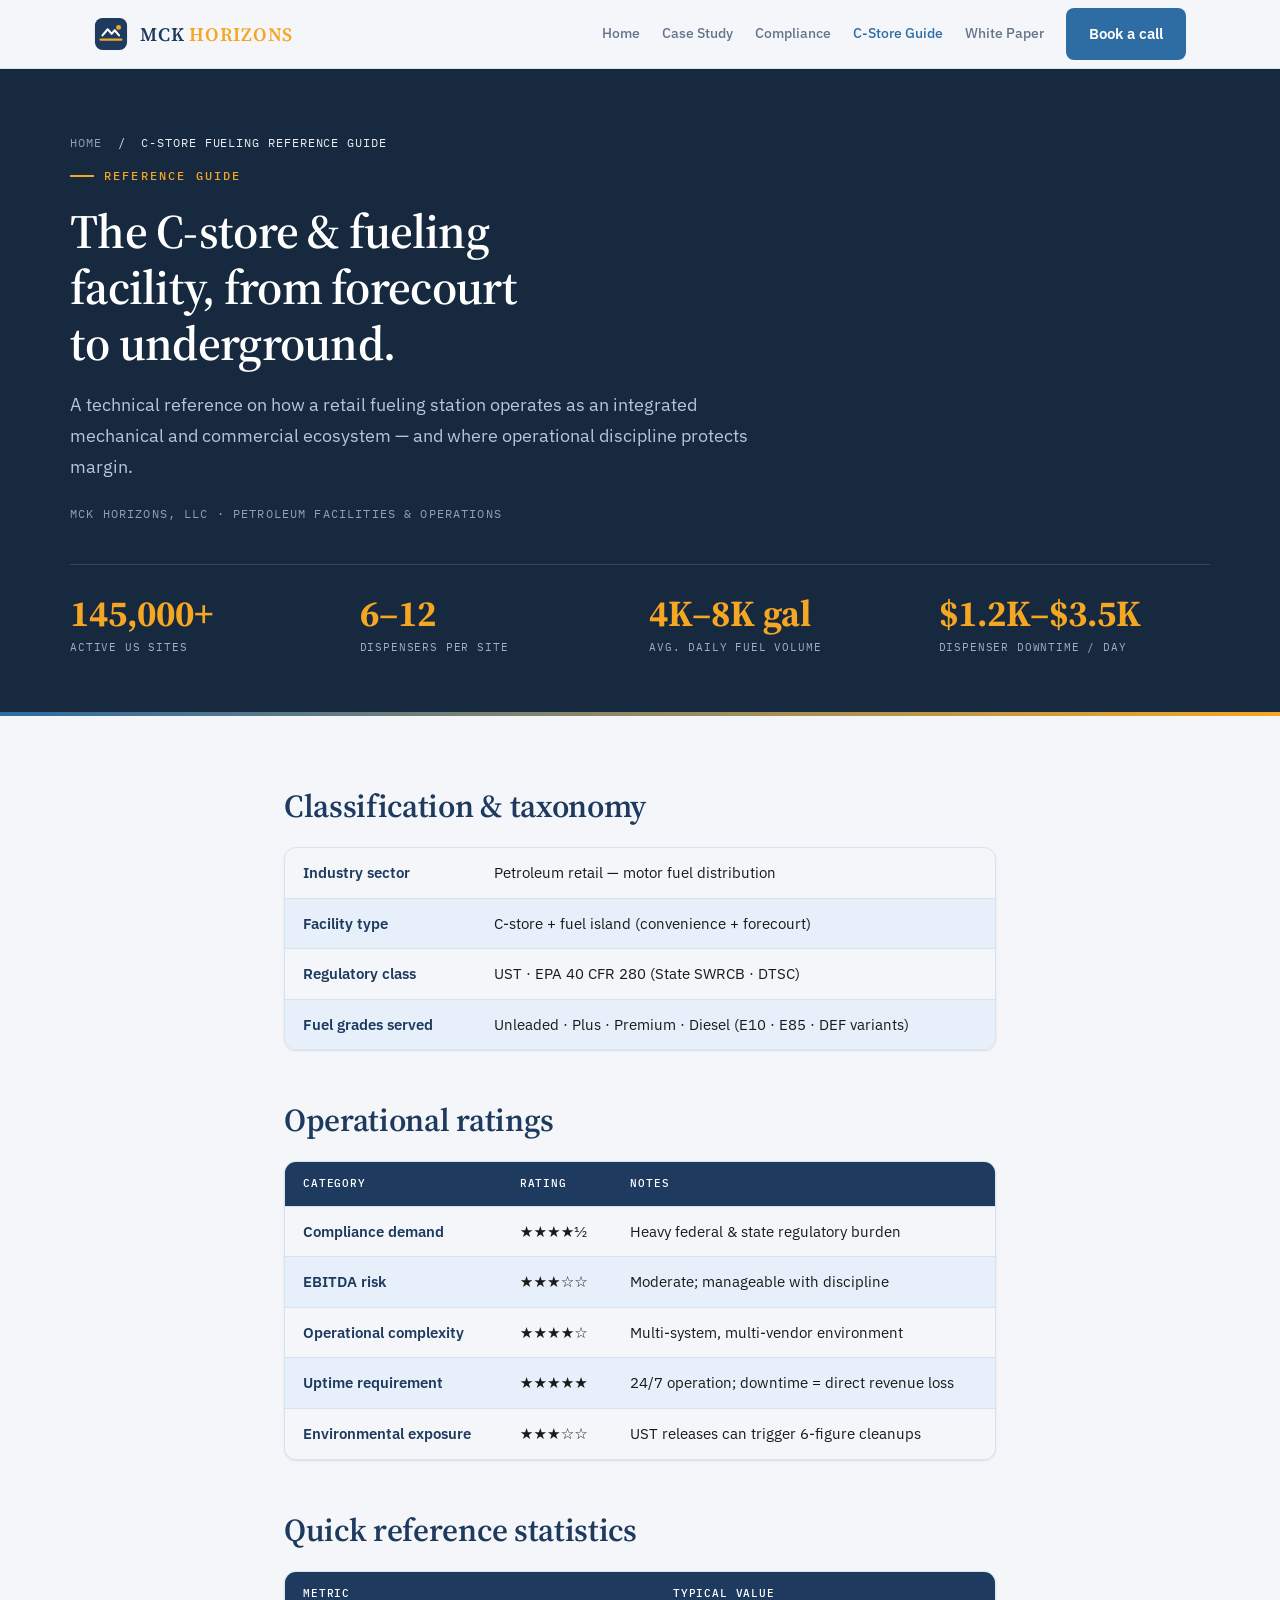
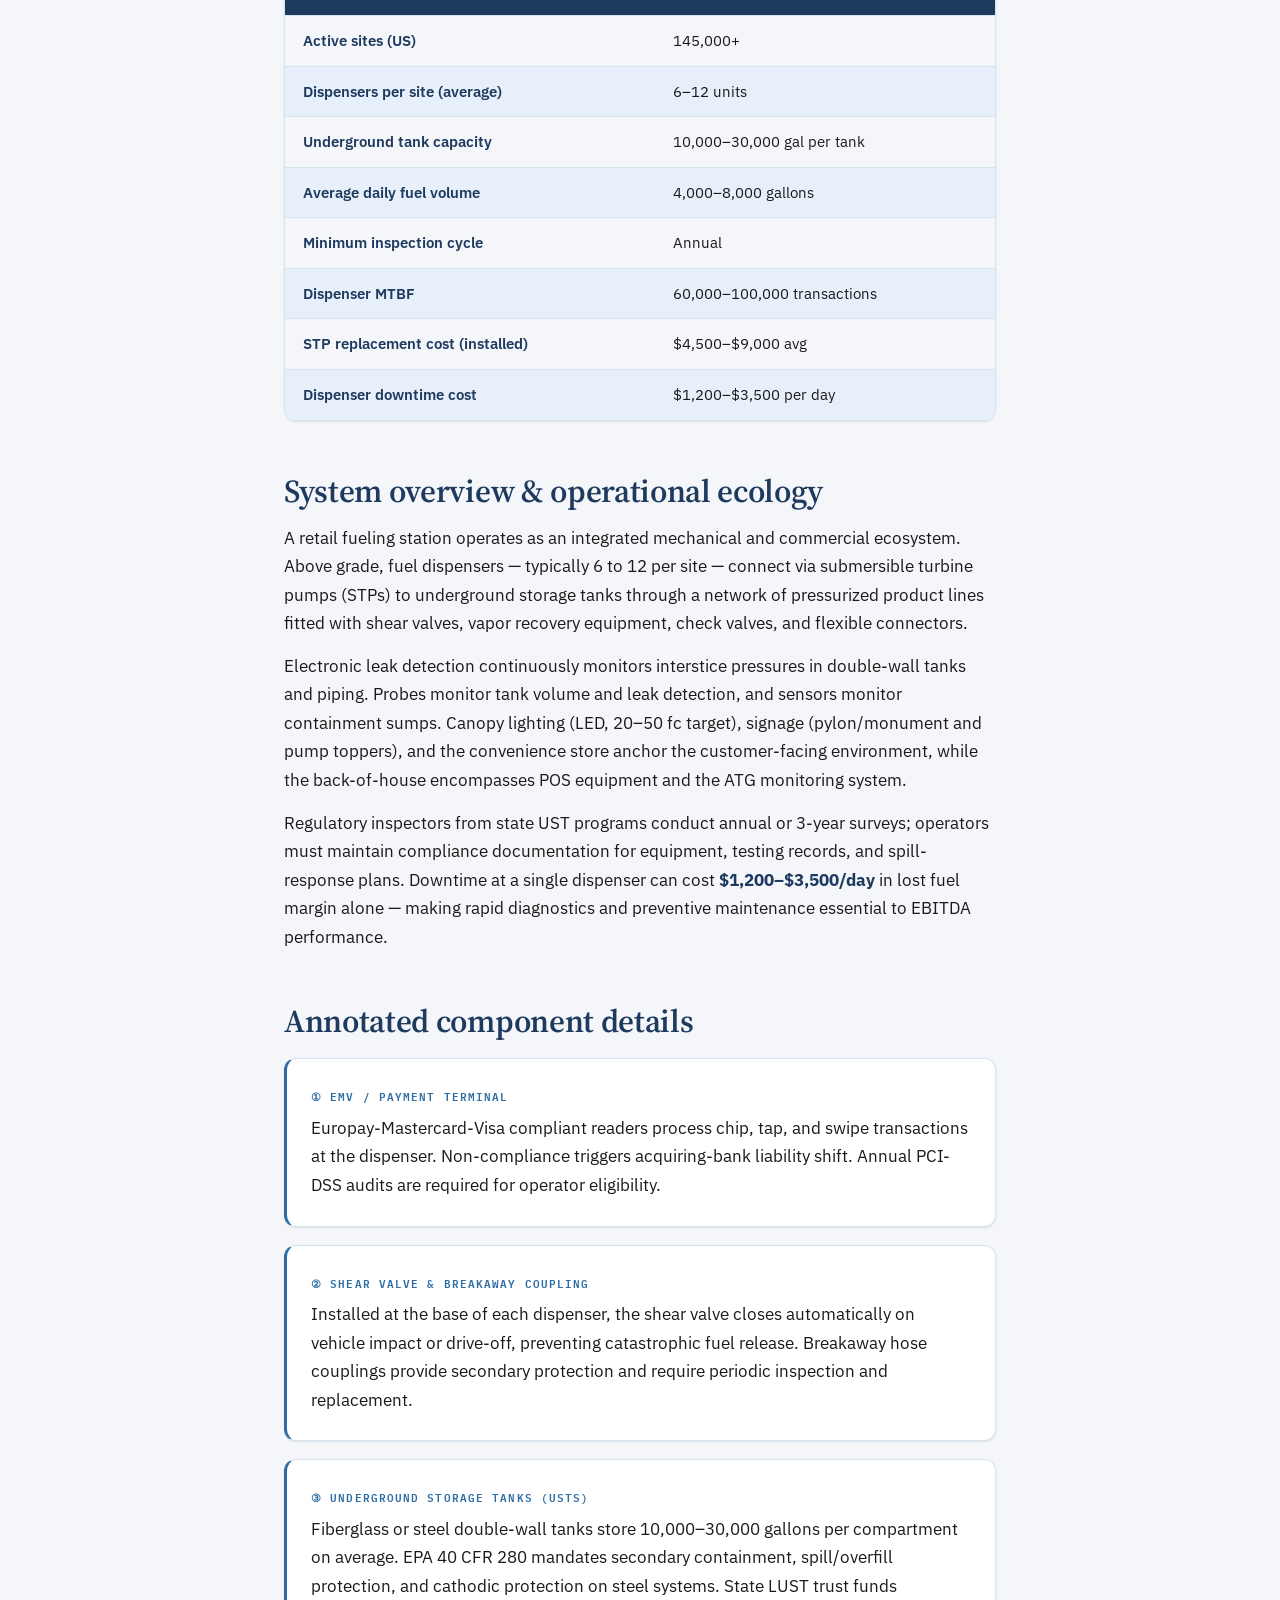
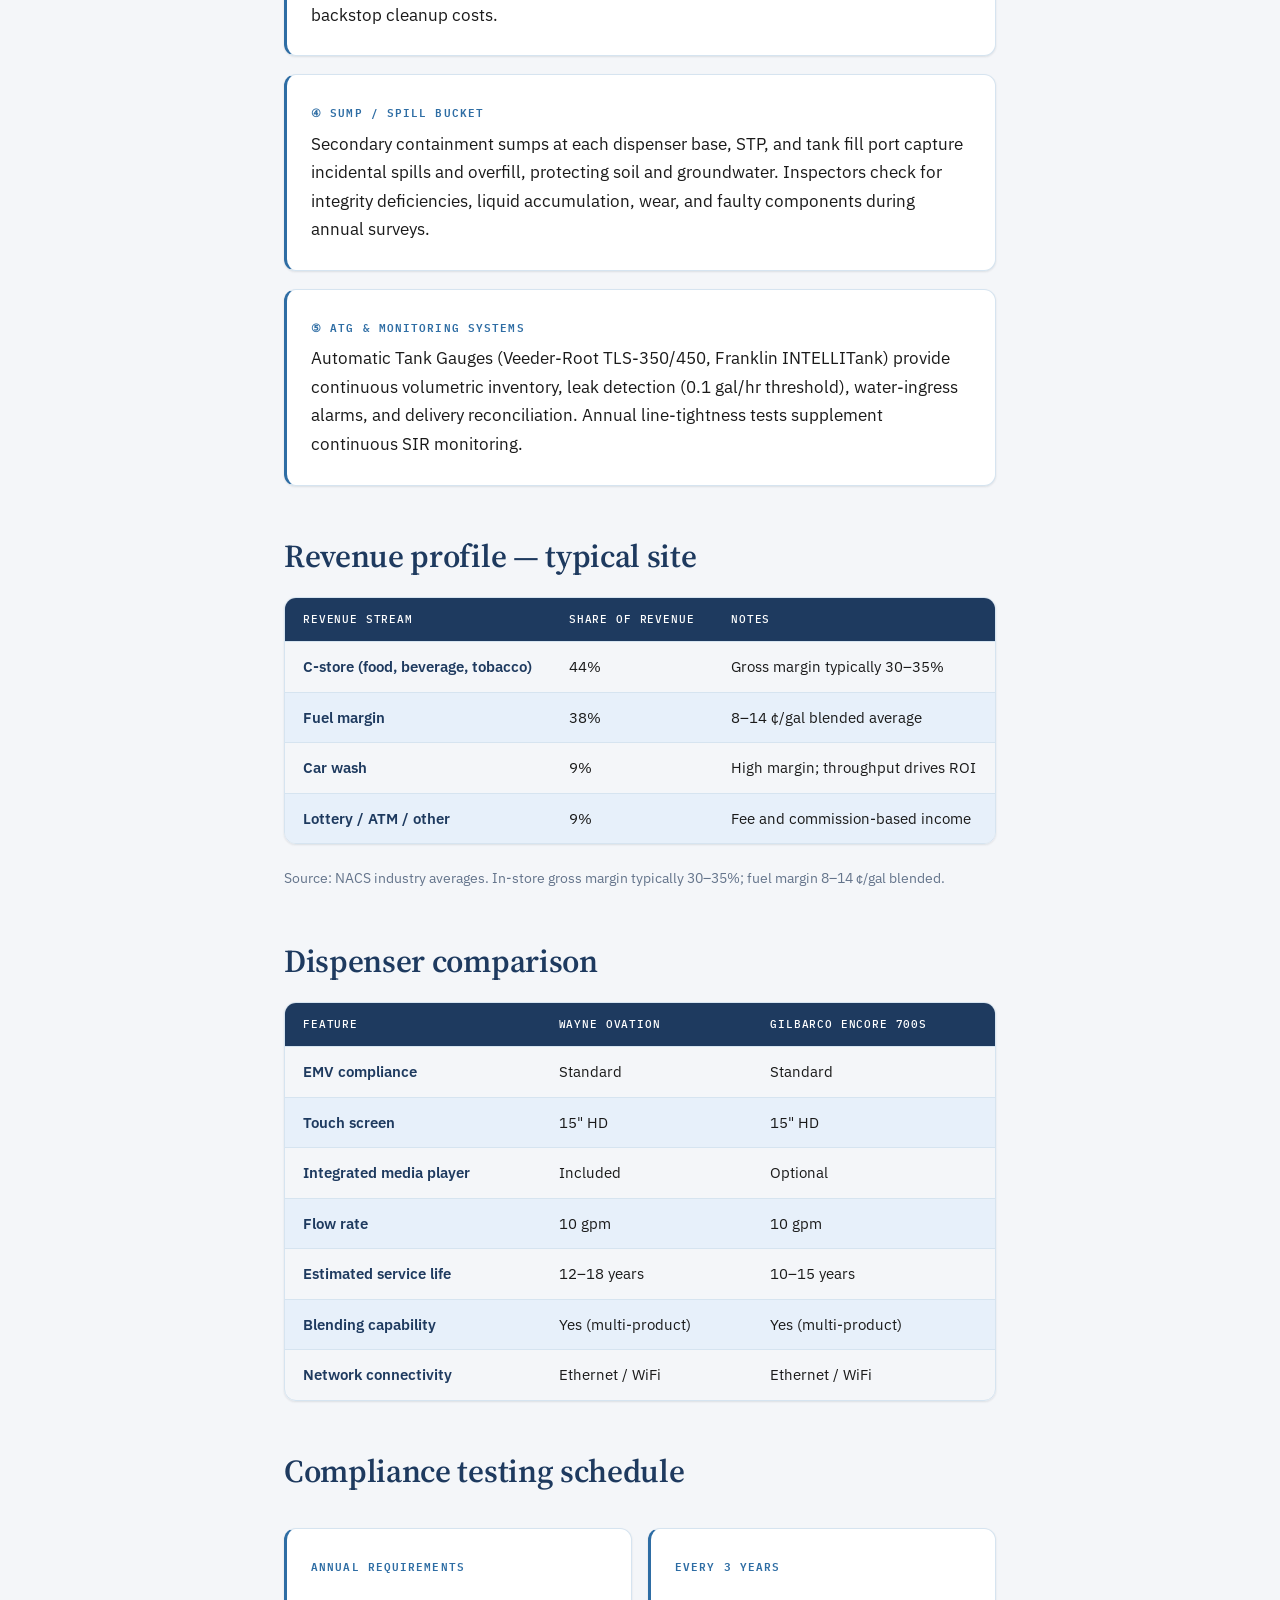
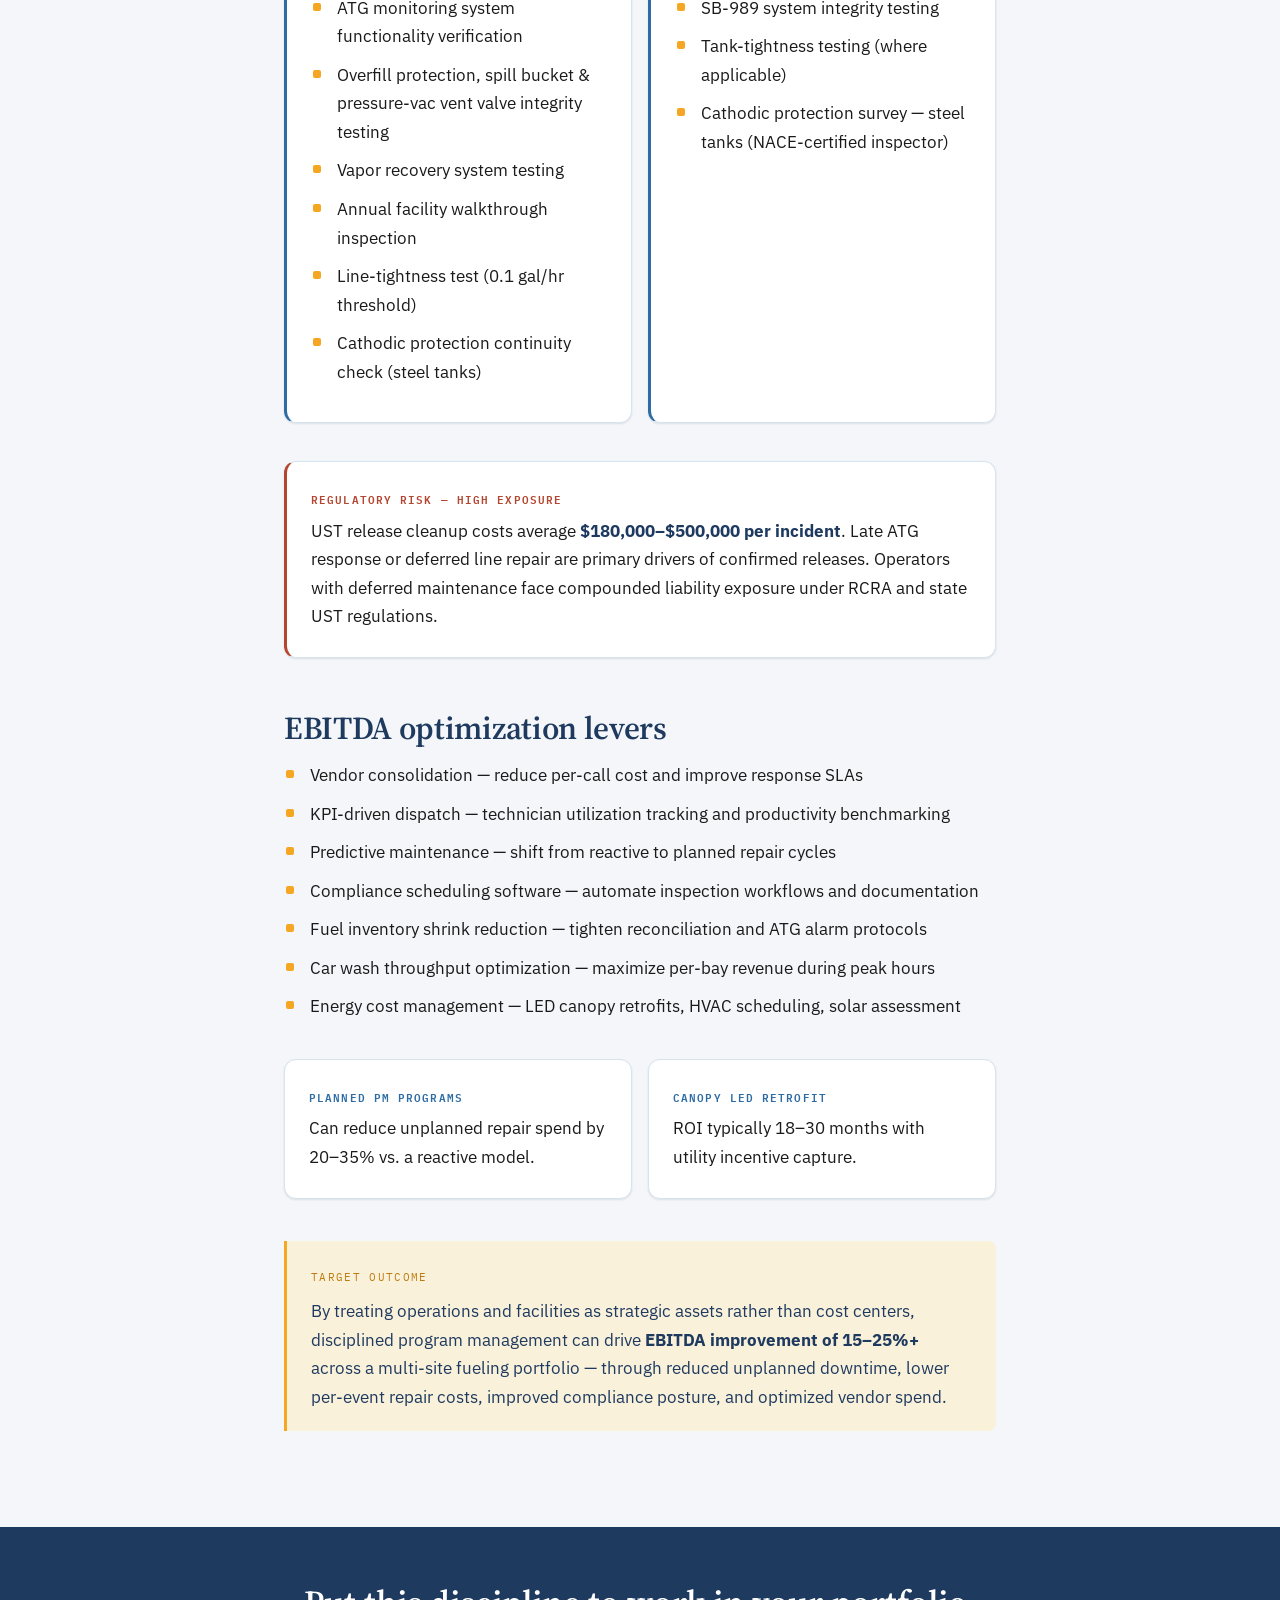
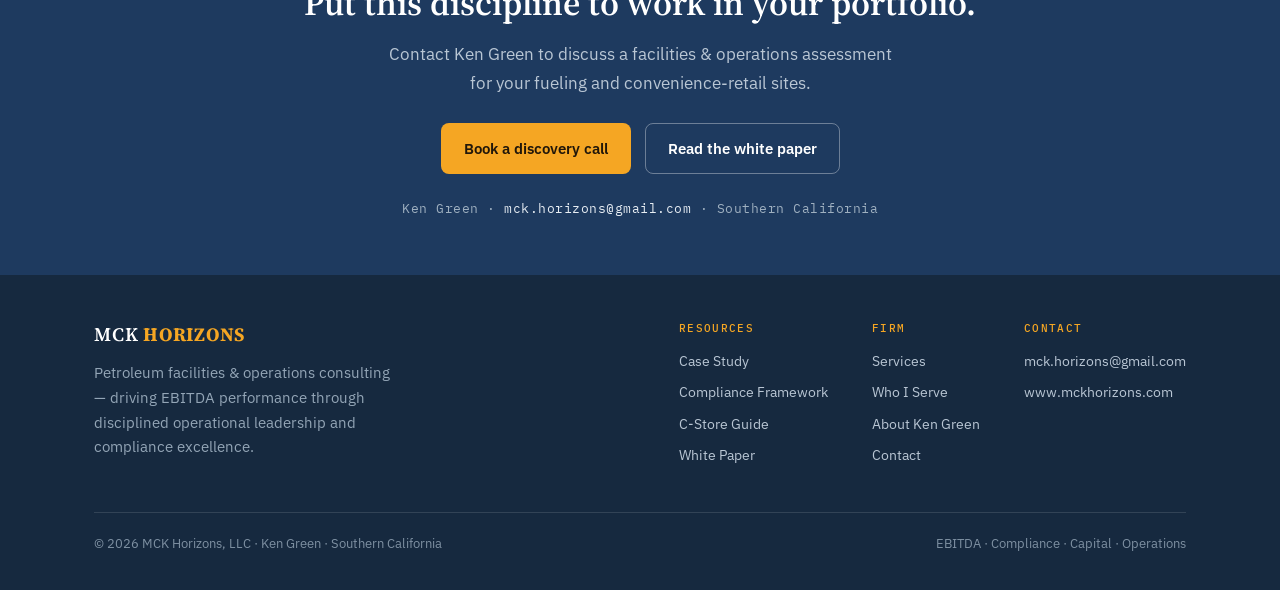
<file: cstore-guide.html>
<!doctype html>
<html lang="en">
<head>
<meta charset="utf-8">
<meta name="viewport" content="width=device-width, initial-scale=1">
<title>C-Store &amp; Fueling Facility Reference Guide | MCK Horizons</title>
<meta name="description" content="A technical reference for convenience-store fueling facilities: UST systems, dispensers, ATG monitoring, compliance testing schedules, revenue profile, and EBITDA optimization levers.">
<link rel="canonical" href="https://www.mckhorizons.com/cstore-guide.html">
<meta name="robots" content="index, follow">
<meta property="og:type" content="article">
<meta property="og:title" content="C-Store &amp; Fueling Facility Reference Guide | MCK Horizons">
<meta property="og:description" content="How a retail fueling station works as an integrated mechanical and commercial ecosystem — components, compliance testing, revenue profile, and margin levers.">
<meta property="og:url" content="https://www.mckhorizons.com/cstore-guide.html">
<link rel="preconnect" href="https://fonts.googleapis.com">
<link rel="preconnect" href="https://fonts.gstatic.com" crossorigin>
<link rel="stylesheet" href="https://fonts.googleapis.com/css2?family=Source+Serif+4:ital,opsz,wght@0,8..60,400;0,8..60,500;0,8..60,600;0,8..60,700;1,8..60,400&family=IBM+Plex+Sans:wght@400;500;600;700&family=IBM+Plex+Mono:wght@400;500;600&display=swap">
<link rel="stylesheet" href="resources.css">
</head>
<body>

<header class="site">
  <div class="wrap nav">
    <a class="brand" href="index.html" aria-label="MCK Horizons home">
      <svg width="34" height="34" viewBox="0 0 36 36" fill="none" aria-hidden="true"><rect x="1" y="1" width="34" height="34" rx="8" fill="var(--navy)"/><path d="M7 24h22" stroke="var(--gold)" stroke-width="2.4" stroke-linecap="round"/><path d="M9 19.5l5.5-6.5 4.2 4.8 3.2-3.8 4.6 5.5" stroke="#fff" stroke-width="2.2" stroke-linecap="round" stroke-linejoin="round"/><circle cx="26" cy="11" r="2.6" fill="var(--gold)"/></svg>
      <span class="name">MCK <b>Horizons</b></span>
    </a>
    <nav class="nav-links">
      <a class="link" href="index.html">Home</a>
      <a class="link" href="case-study.html">Case Study</a>
      <a class="link" href="compliance.html">Compliance</a>
      <a class="link" href="cstore-guide.html" aria-current="page">C-Store Guide</a>
      <a class="link" href="white-paper.html">White Paper</a>
      <a class="btn btn-navy" href="index.html#contact">Book a call</a>
    </nav>
  </div>
</header>

<main>
  <section class="page-hero">
    <div class="wrap inner">
      <div class="crumb"><a href="index.html">Home</a> &nbsp;/&nbsp; C-Store Fueling Reference Guide</div>
      <span class="eyebrow on-navy" style="margin-top:14px;">Reference Guide</span>
      <h1>The C-store &amp; fueling facility, from forecourt to underground.</h1>
      <p class="sub">A technical reference on how a retail fueling station operates as an integrated mechanical and commercial ecosystem — and where operational discipline protects margin.</p>
      <div class="meta">MCK Horizons, LLC · Petroleum Facilities &amp; Operations</div>
      <div class="statrow">
        <div class="st"><span class="k">145,000+</span><span class="v">Active US sites</span></div>
        <div class="st"><span class="k">6–12</span><span class="v">Dispensers per site</span></div>
        <div class="st"><span class="k">4K–8K gal</span><span class="v">Avg. daily fuel volume</span></div>
        <div class="st"><span class="k">$1.2K–$3.5K</span><span class="v">Dispenser downtime / day</span></div>
      </div>
    </div>
  </section>

  <article class="article">
    <div class="read">
      <h2>Classification &amp; taxonomy</h2>
      <div class="tablewrap">
        <table class="data">
          <tbody>
            <tr><td>Industry sector</td><td>Petroleum retail — motor fuel distribution</td></tr>
            <tr><td>Facility type</td><td>C-store + fuel island (convenience + forecourt)</td></tr>
            <tr><td>Regulatory class</td><td>UST · EPA 40 CFR 280 (State SWRCB · DTSC)</td></tr>
            <tr><td>Fuel grades served</td><td>Unleaded · Plus · Premium · Diesel (E10 · E85 · DEF variants)</td></tr>
          </tbody>
        </table>
      </div>

      <h2>Operational ratings</h2>
      <div class="tablewrap">
        <table class="data">
          <thead><tr><th>Category</th><th>Rating</th><th>Notes</th></tr></thead>
          <tbody>
            <tr><td>Compliance demand</td><td>★★★★½</td><td>Heavy federal &amp; state regulatory burden</td></tr>
            <tr><td>EBITDA risk</td><td>★★★☆☆</td><td>Moderate; manageable with discipline</td></tr>
            <tr><td>Operational complexity</td><td>★★★★☆</td><td>Multi-system, multi-vendor environment</td></tr>
            <tr><td>Uptime requirement</td><td>★★★★★</td><td>24/7 operation; downtime = direct revenue loss</td></tr>
            <tr><td>Environmental exposure</td><td>★★★☆☆</td><td>UST releases can trigger 6-figure cleanups</td></tr>
          </tbody>
        </table>
      </div>

      <h2>Quick reference statistics</h2>
      <div class="tablewrap">
        <table class="data">
          <thead><tr><th>Metric</th><th>Typical value</th></tr></thead>
          <tbody>
            <tr><td>Active sites (US)</td><td class="num">145,000+</td></tr>
            <tr><td>Dispensers per site (average)</td><td class="num">6–12 units</td></tr>
            <tr><td>Underground tank capacity</td><td class="num">10,000–30,000 gal per tank</td></tr>
            <tr><td>Average daily fuel volume</td><td class="num">4,000–8,000 gallons</td></tr>
            <tr><td>Minimum inspection cycle</td><td class="num">Annual</td></tr>
            <tr><td>Dispenser MTBF</td><td class="num">60,000–100,000 transactions</td></tr>
            <tr><td>STP replacement cost (installed)</td><td class="num">$4,500–$9,000 avg</td></tr>
            <tr><td>Dispenser downtime cost</td><td class="num">$1,200–$3,500 per day</td></tr>
          </tbody>
        </table>
      </div>

      <h2>System overview &amp; operational ecology</h2>
      <p>A retail fueling station operates as an integrated mechanical and commercial ecosystem. Above grade, fuel dispensers — typically 6 to 12 per site — connect via submersible turbine pumps (STPs) to underground storage tanks through a network of pressurized product lines fitted with shear valves, vapor recovery equipment, check valves, and flexible connectors.</p>
      <p>Electronic leak detection continuously monitors interstice pressures in double-wall tanks and piping. Probes monitor tank volume and leak detection, and sensors monitor containment sumps. Canopy lighting (LED, 20–50 fc target), signage (pylon/monument and pump toppers), and the convenience store anchor the customer-facing environment, while the back-of-house encompasses POS equipment and the ATG monitoring system.</p>
      <p>Regulatory inspectors from state UST programs conduct annual or 3-year surveys; operators must maintain compliance documentation for equipment, testing records, and spill-response plans. Downtime at a single dispenser can cost <strong>$1,200–$3,500/day</strong> in lost fuel margin alone — making rapid diagnostics and preventive maintenance essential to EBITDA performance.</p>

      <h2>Annotated component details</h2>
      <div class="panel accent"><span class="tag">① EMV / Payment terminal</span><p>Europay-Mastercard-Visa compliant readers process chip, tap, and swipe transactions at the dispenser. Non-compliance triggers acquiring-bank liability shift. Annual PCI-DSS audits are required for operator eligibility.</p></div>
      <div class="panel accent"><span class="tag">② Shear valve &amp; breakaway coupling</span><p>Installed at the base of each dispenser, the shear valve closes automatically on vehicle impact or drive-off, preventing catastrophic fuel release. Breakaway hose couplings provide secondary protection and require periodic inspection and replacement.</p></div>
      <div class="panel accent"><span class="tag">③ Underground storage tanks (USTs)</span><p>Fiberglass or steel double-wall tanks store 10,000–30,000 gallons per compartment on average. EPA 40 CFR 280 mandates secondary containment, spill/overfill protection, and cathodic protection on steel systems. State LUST trust funds backstop cleanup costs.</p></div>
      <div class="panel accent"><span class="tag">④ Sump / spill bucket</span><p>Secondary containment sumps at each dispenser base, STP, and tank fill port capture incidental spills and overfill, protecting soil and groundwater. Inspectors check for integrity deficiencies, liquid accumulation, wear, and faulty components during annual surveys.</p></div>
      <div class="panel accent"><span class="tag">⑤ ATG &amp; monitoring systems</span><p>Automatic Tank Gauges (Veeder-Root TLS-350/450, Franklin INTELLITank) provide continuous volumetric inventory, leak detection (0.1 gal/hr threshold), water-ingress alarms, and delivery reconciliation. Annual line-tightness tests supplement continuous SIR monitoring.</p></div>

      <h2>Revenue profile — typical site</h2>
      <div class="tablewrap">
        <table class="data">
          <thead><tr><th>Revenue stream</th><th>Share of revenue</th><th>Notes</th></tr></thead>
          <tbody>
            <tr><td>C-store (food, beverage, tobacco)</td><td class="num">44%</td><td>Gross margin typically 30–35%</td></tr>
            <tr><td>Fuel margin</td><td class="num">38%</td><td>8–14 ¢/gal blended average</td></tr>
            <tr><td>Car wash</td><td class="num">9%</td><td>High margin; throughput drives ROI</td></tr>
            <tr><td>Lottery / ATM / other</td><td class="num">9%</td><td>Fee and commission-based income</td></tr>
          </tbody>
        </table>
      </div>
      <p style="font-size:.9rem; color:var(--muted);">Source: NACS industry averages. In-store gross margin typically 30–35%; fuel margin 8–14 ¢/gal blended.</p>

      <h2>Dispenser comparison</h2>
      <div class="tablewrap">
        <table class="data">
          <thead><tr><th>Feature</th><th>Wayne Ovation</th><th>Gilbarco Encore 700S</th></tr></thead>
          <tbody>
            <tr><td>EMV compliance</td><td>Standard</td><td>Standard</td></tr>
            <tr><td>Touch screen</td><td>15" HD</td><td>15" HD</td></tr>
            <tr><td>Integrated media player</td><td>Included</td><td>Optional</td></tr>
            <tr><td>Flow rate</td><td>10 gpm</td><td>10 gpm</td></tr>
            <tr><td>Estimated service life</td><td>12–18 years</td><td>10–15 years</td></tr>
            <tr><td>Blending capability</td><td>Yes (multi-product)</td><td>Yes (multi-product)</td></tr>
            <tr><td>Network connectivity</td><td>Ethernet / WiFi</td><td>Ethernet / WiFi</td></tr>
          </tbody>
        </table>
      </div>

      <h2>Compliance testing schedule</h2>
      <div class="grid2">
        <div class="panel accent"><span class="tag">Annual requirements</span><ul><li>ATG monitoring system functionality verification</li><li>Overfill protection, spill bucket &amp; pressure-vac vent valve integrity testing</li><li>Vapor recovery system testing</li><li>Annual facility walkthrough inspection</li><li>Line-tightness test (0.1 gal/hr threshold)</li><li>Cathodic protection continuity check (steel tanks)</li></ul></div>
        <div class="panel accent"><span class="tag">Every 3 years</span><ul><li>SB-989 system integrity testing</li><li>Tank-tightness testing (where applicable)</li><li>Cathodic protection survey — steel tanks (NACE-certified inspector)</li></ul></div>
      </div>
      <div class="panel warn"><span class="tag">Regulatory risk — high exposure</span><p>UST release cleanup costs average <strong>$180,000–$500,000 per incident</strong>. Late ATG response or deferred line repair are primary drivers of confirmed releases. Operators with deferred maintenance face compounded liability exposure under RCRA and state UST regulations.</p></div>

      <h2>EBITDA optimization levers</h2>
      <ul>
        <li>Vendor consolidation — reduce per-call cost and improve response SLAs</li>
        <li>KPI-driven dispatch — technician utilization tracking and productivity benchmarking</li>
        <li>Predictive maintenance — shift from reactive to planned repair cycles</li>
        <li>Compliance scheduling software — automate inspection workflows and documentation</li>
        <li>Fuel inventory shrink reduction — tighten reconciliation and ATG alarm protocols</li>
        <li>Car wash throughput optimization — maximize per-bay revenue during peak hours</li>
        <li>Energy cost management — LED canopy retrofits, HVAC scheduling, solar assessment</li>
      </ul>
      <div class="grid2">
        <div class="panel"><span class="tag">Planned PM programs</span><p>Can reduce unplanned repair spend by 20–35% vs. a reactive model.</p></div>
        <div class="panel"><span class="tag">Canopy LED retrofit</span><p>ROI typically 18–30 months with utility incentive capture.</p></div>
      </div>

      <div class="callout"><span class="lbl">Target outcome</span><p>By treating operations and facilities as strategic assets rather than cost centers, disciplined program management can drive <strong>EBITDA improvement of 15–25%+</strong> across a multi-site fueling portfolio — through reduced unplanned downtime, lower per-event repair costs, improved compliance posture, and optimized vendor spend.</p></div>
    </div>
  </article>

  <section class="cta">
    <div class="wrap inner">
      <h2>Put this discipline to work in your portfolio.</h2>
      <p>Contact Ken Green to discuss a facilities &amp; operations assessment for your fueling and convenience-retail sites.</p>
      <div class="row">
        <a class="btn btn-primary" href="index.html#contact">Book a discovery call</a>
        <a class="btn btn-ghost on-navy" href="white-paper.html">Read the white paper</a>
      </div>
      <div class="contactline">Ken Green · <a href="mailto:mck.horizons@gmail.com">mck.horizons@gmail.com</a> · Southern California</div>
    </div>
  </section>
</main>

<footer class="site">
  <div class="wrap">
    <div class="foot">
      <div>
        <div class="fname">MCK <b>Horizons</b></div>
        <p>Petroleum facilities &amp; operations consulting — driving EBITDA performance through disciplined operational leadership and compliance excellence.</p>
      </div>
      <div class="foot-links">
        <div class="foot-col">
          <h5>Resources</h5>
          <a href="case-study.html">Case Study</a>
          <a href="compliance.html">Compliance Framework</a>
          <a href="cstore-guide.html">C-Store Guide</a>
          <a href="white-paper.html">White Paper</a>
        </div>
        <div class="foot-col">
          <h5>Firm</h5>
          <a href="index.html#services">Services</a>
          <a href="index.html#serve">Who I Serve</a>
          <a href="index.html#about">About Ken Green</a>
          <a href="index.html#contact">Contact</a>
        </div>
        <div class="foot-col">
          <h5>Contact</h5>
          <a href="mailto:mck.horizons@gmail.com">mck.horizons@gmail.com</a>
          <a href="https://www.mckhorizons.com">www.mckhorizons.com</a>
        </div>
      </div>
    </div>
    <div class="foot-bottom">
      <span>© 2026 MCK Horizons, LLC · Ken Green · Southern California</span>
      <span>EBITDA · Compliance · Capital · Operations</span>
    </div>
  </div>
</footer>
</body>
</html>
</file>
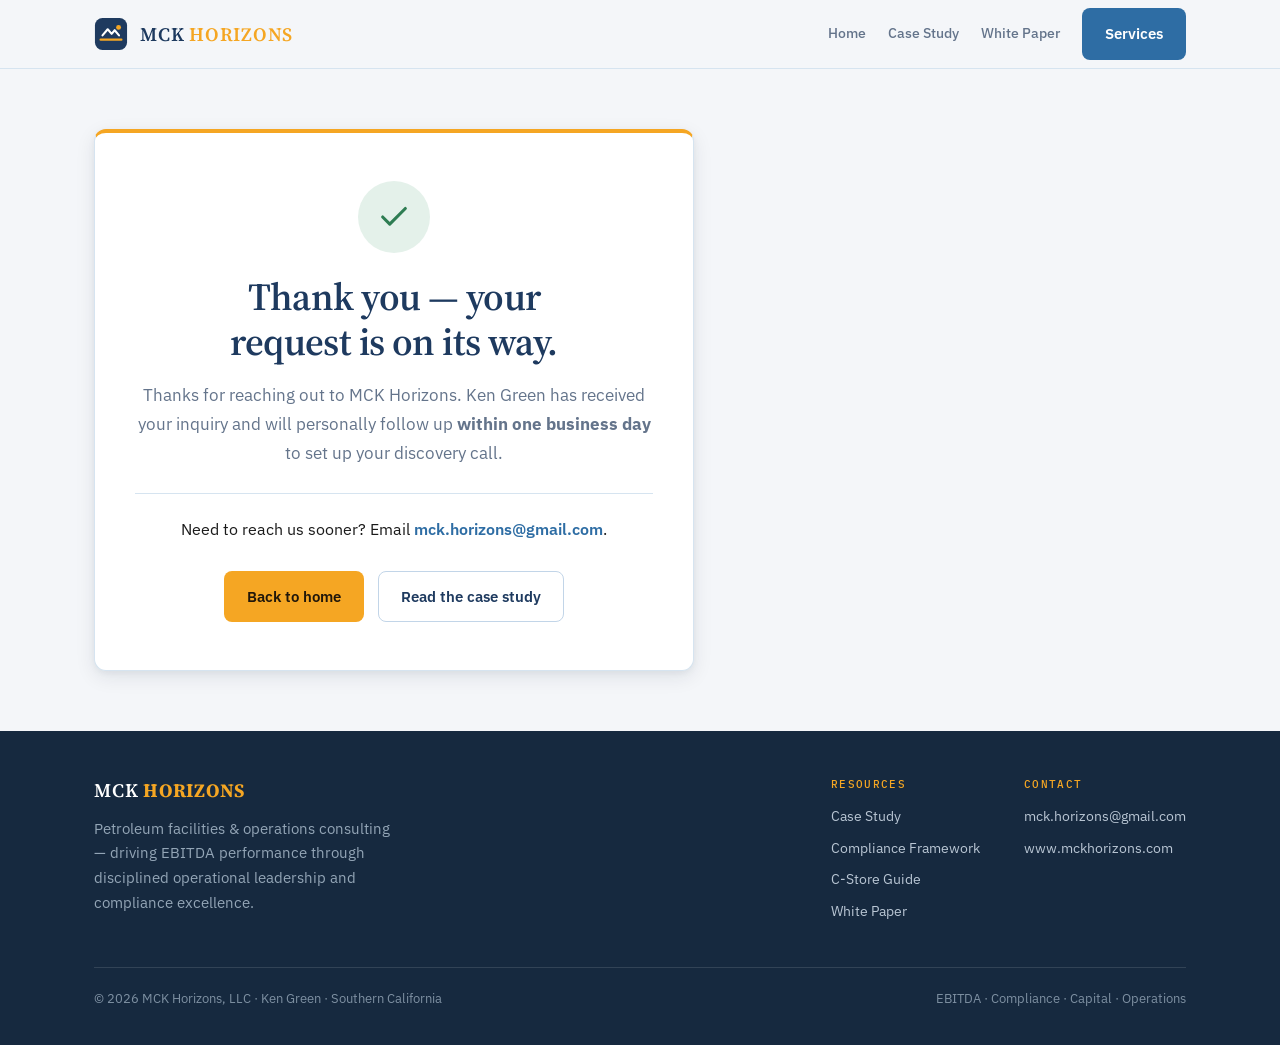
<file: thank-you.html>
<!doctype html>
<html lang="en">
<head>
<meta charset="utf-8">
<meta name="viewport" content="width=device-width, initial-scale=1">
<title>Thank You | MCK Horizons</title>
<meta name="description" content="Thank you for contacting MCK Horizons. Ken Green will be in touch within one business day.">
<meta name="robots" content="noindex, follow">
<link rel="preconnect" href="https://fonts.googleapis.com">
<link rel="preconnect" href="https://fonts.gstatic.com" crossorigin>
<link rel="stylesheet" href="https://fonts.googleapis.com/css2?family=Source+Serif+4:ital,opsz,wght@0,8..60,400;0,8..60,500;0,8..60,600;0,8..60,700;1,8..60,400&family=IBM+Plex+Sans:wght@400;500;600;700&family=IBM+Plex+Mono:wght@400;500;600&display=swap">
<link rel="stylesheet" href="resources.css">
<style>
  .ty { min-height: 68vh; display: grid; place-items: center; padding: 60px 0; }
  .ty-card { max-width: 600px; text-align: center; background: var(--surface); border: 1px solid var(--line); border-top: 4px solid var(--gold); border-radius: var(--radius); padding: 48px 40px; box-shadow: var(--shadow-md); }
  .ty-badge { width: 72px; height: 72px; border-radius: 50%; background: var(--green-tint); color: var(--green); display: grid; place-items: center; margin: 0 auto 22px; }
  .ty-card h1 { font-size: clamp(1.8rem, 3.4vw, 2.4rem); letter-spacing: -.015em; }
  .ty-card p { color: var(--muted); font-size: 1.08rem; margin-top: 16px; }
  .ty-next { margin-top: 26px; padding-top: 22px; border-top: 1px solid var(--line); font-size: .98rem; color: var(--ink-soft); }
  .ty-actions { display: flex; gap: 14px; justify-content: center; flex-wrap: wrap; margin-top: 28px; }
</style>
</head>
<body>

<header class="site">
  <div class="wrap nav">
    <a class="brand" href="index.html" aria-label="MCK Horizons home">
      <svg width="34" height="34" viewBox="0 0 36 36" fill="none" aria-hidden="true"><rect x="1" y="1" width="34" height="34" rx="8" fill="var(--navy)"/><path d="M7 24h22" stroke="var(--gold)" stroke-width="2.4" stroke-linecap="round"/><path d="M9 19.5l5.5-6.5 4.2 4.8 3.2-3.8 4.6 5.5" stroke="#fff" stroke-width="2.2" stroke-linecap="round" stroke-linejoin="round"/><circle cx="26" cy="11" r="2.6" fill="var(--gold)"/></svg>
      <span class="name">MCK <b>Horizons</b></span>
    </a>
    <nav class="nav-links">
      <a class="link" href="index.html">Home</a>
      <a class="link" href="case-study.html">Case Study</a>
      <a class="link" href="white-paper.html">White Paper</a>
      <a class="btn btn-navy" href="index.html#services">Services</a>
    </nav>
  </div>
</header>

<main>
  <div class="ty">
    <div class="wrap">
      <div class="ty-card">
        <div class="ty-badge" aria-hidden="true">
          <svg width="34" height="34" viewBox="0 0 24 24" fill="none" stroke="currentColor" stroke-width="2.2" stroke-linecap="round" stroke-linejoin="round"><path d="M20 6 9 17l-5-5"/></svg>
        </div>
        <h1>Thank you — your request is on its way.</h1>
        <p>Thanks for reaching out to MCK Horizons. Ken Green has received your inquiry and will personally follow up <strong>within one business day</strong> to set up your discovery call.</p>
        <div class="ty-next">
          Need to reach us sooner? Email <a href="mailto:mck.horizons@gmail.com" style="color:var(--accent);font-weight:600;text-decoration:none;">mck.horizons@gmail.com</a>.
        </div>
        <div class="ty-actions">
          <a class="btn btn-primary" href="index.html">Back to home</a>
          <a class="btn btn-ghost" href="case-study.html">Read the case study</a>
        </div>
      </div>
    </div>
  </div>
</main>

<footer class="site">
  <div class="wrap">
    <div class="foot">
      <div>
        <div class="fname">MCK <b>Horizons</b></div>
        <p>Petroleum facilities &amp; operations consulting — driving EBITDA performance through disciplined operational leadership and compliance excellence.</p>
      </div>
      <div class="foot-links">
        <div class="foot-col">
          <h5>Resources</h5>
          <a href="case-study.html">Case Study</a>
          <a href="compliance.html">Compliance Framework</a>
          <a href="cstore-guide.html">C-Store Guide</a>
          <a href="white-paper.html">White Paper</a>
        </div>
        <div class="foot-col">
          <h5>Contact</h5>
          <a href="mailto:mck.horizons@gmail.com">mck.horizons@gmail.com</a>
          <a href="https://www.mckhorizons.com">www.mckhorizons.com</a>
        </div>
      </div>
    </div>
    <div class="foot-bottom">
      <span>© 2026 MCK Horizons, LLC · Ken Green · Southern California</span>
      <span>EBITDA · Compliance · Capital · Operations</span>
    </div>
  </div>
</footer>
</body>
</html>
</file>
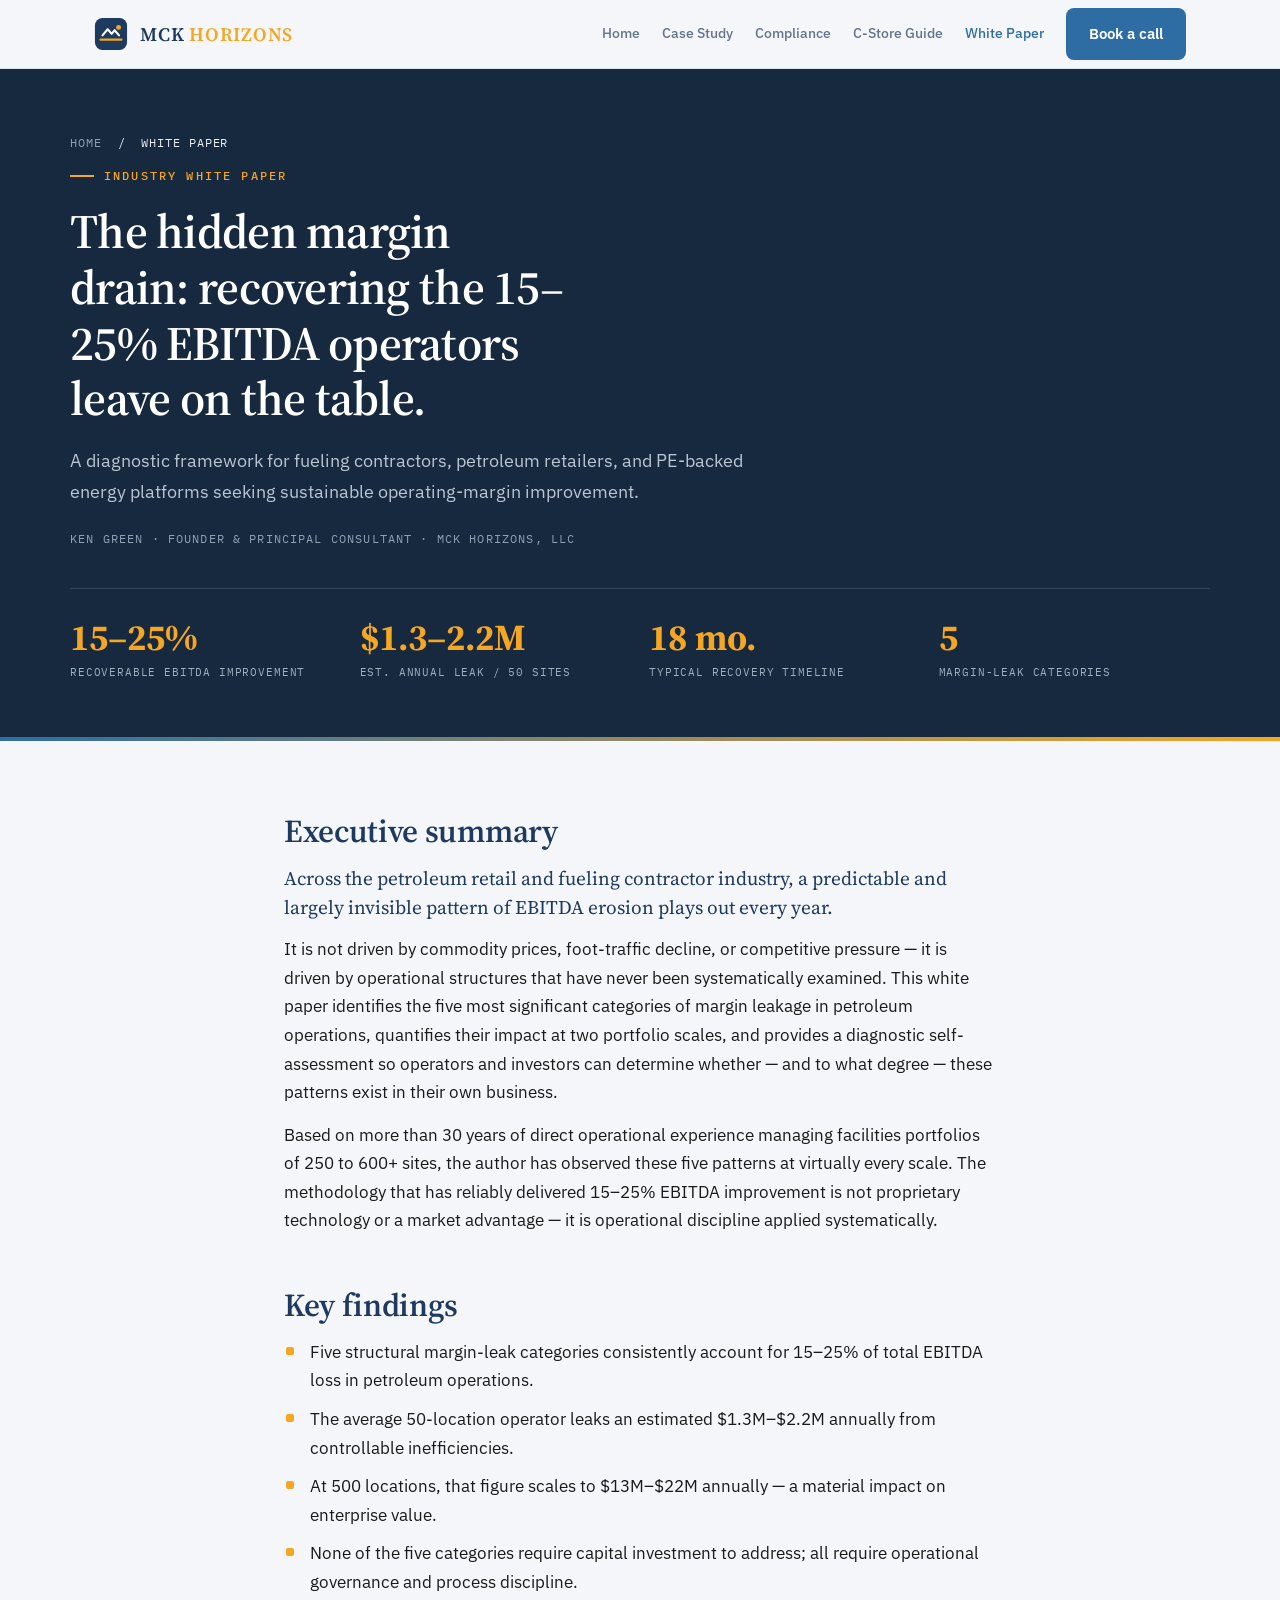
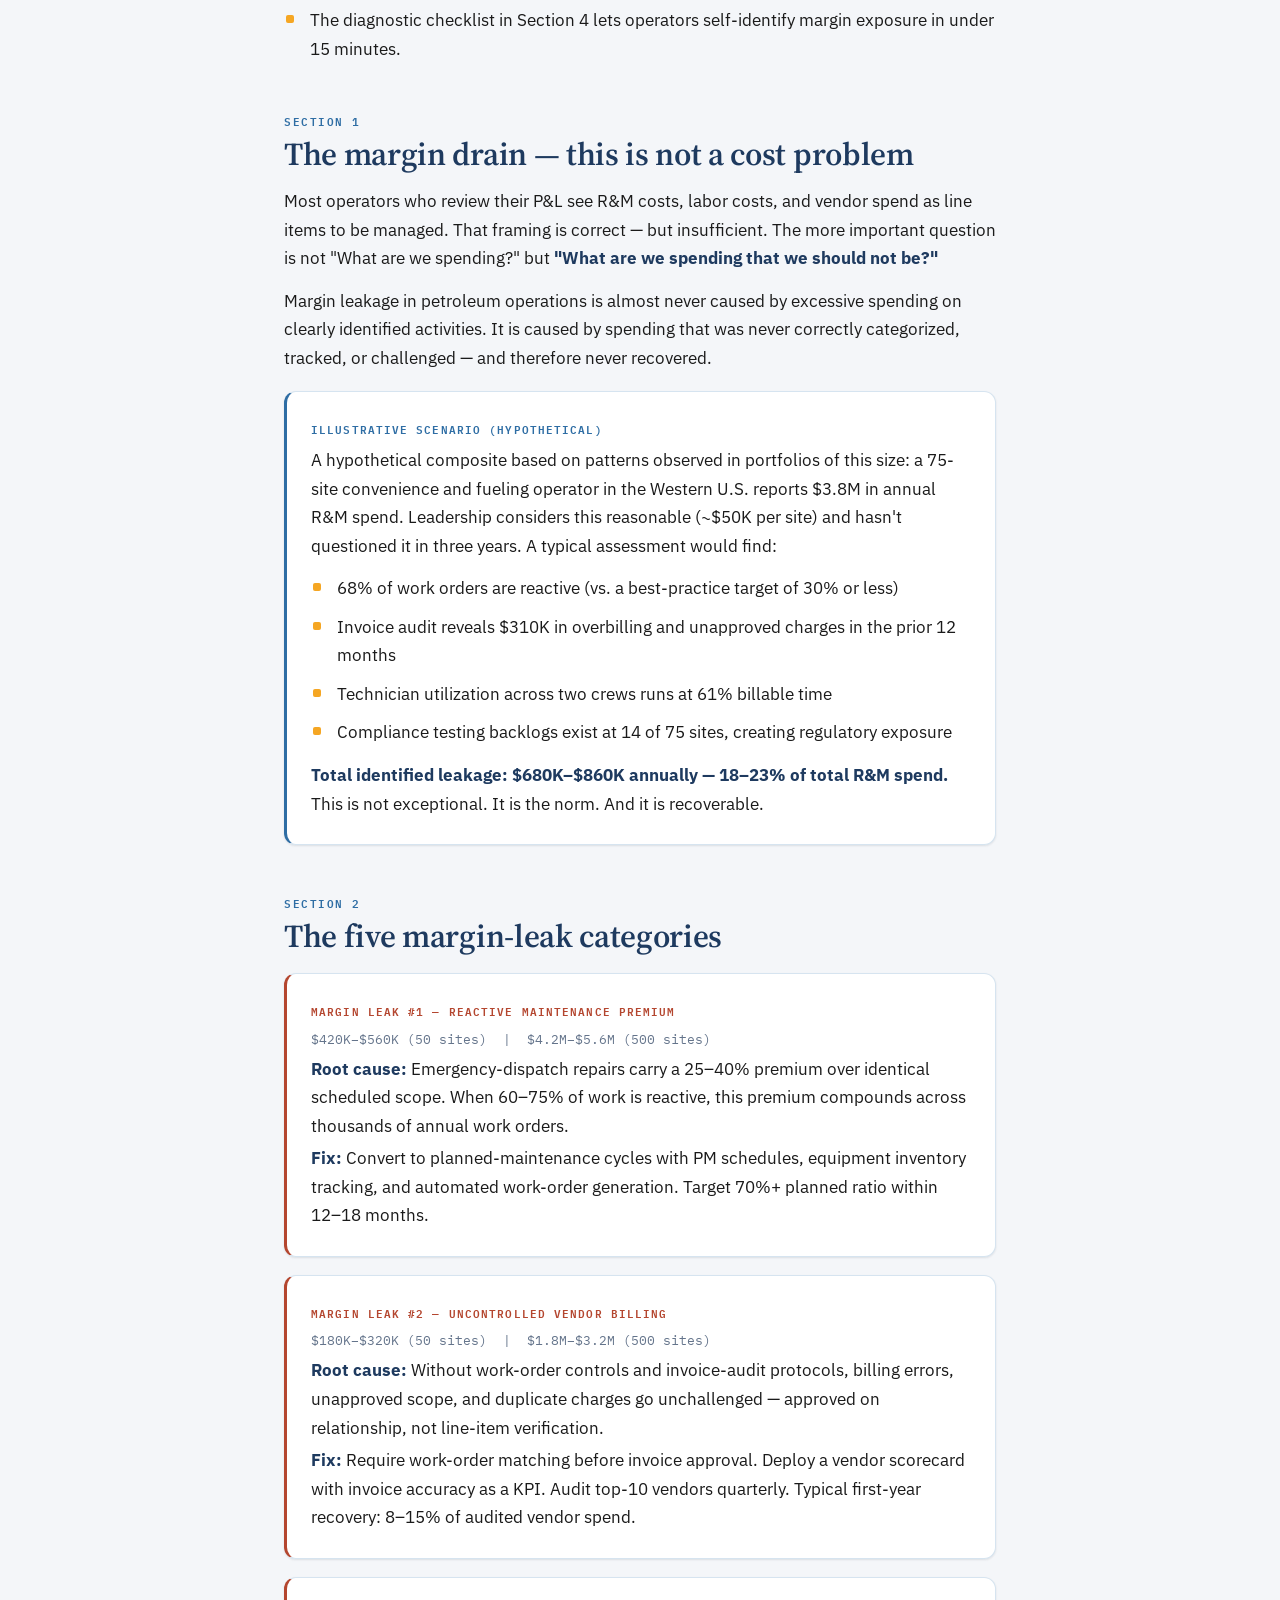
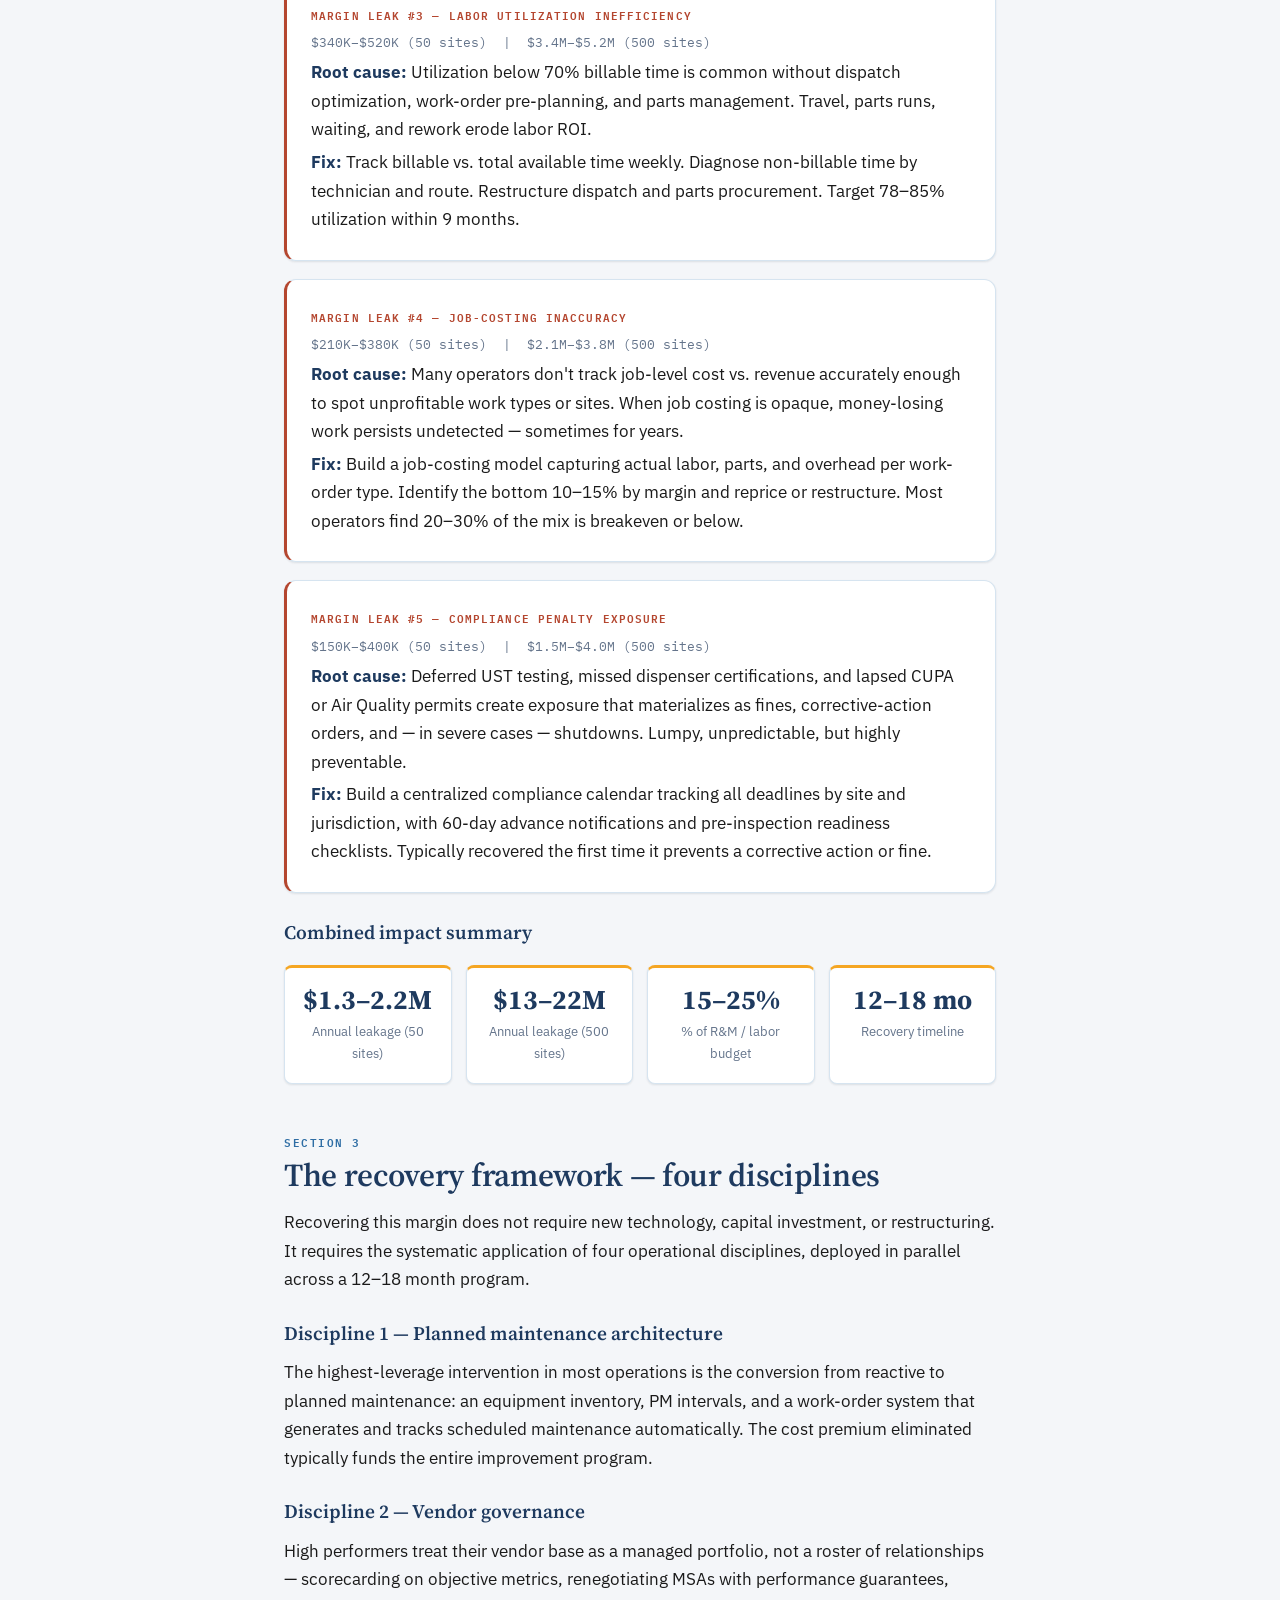
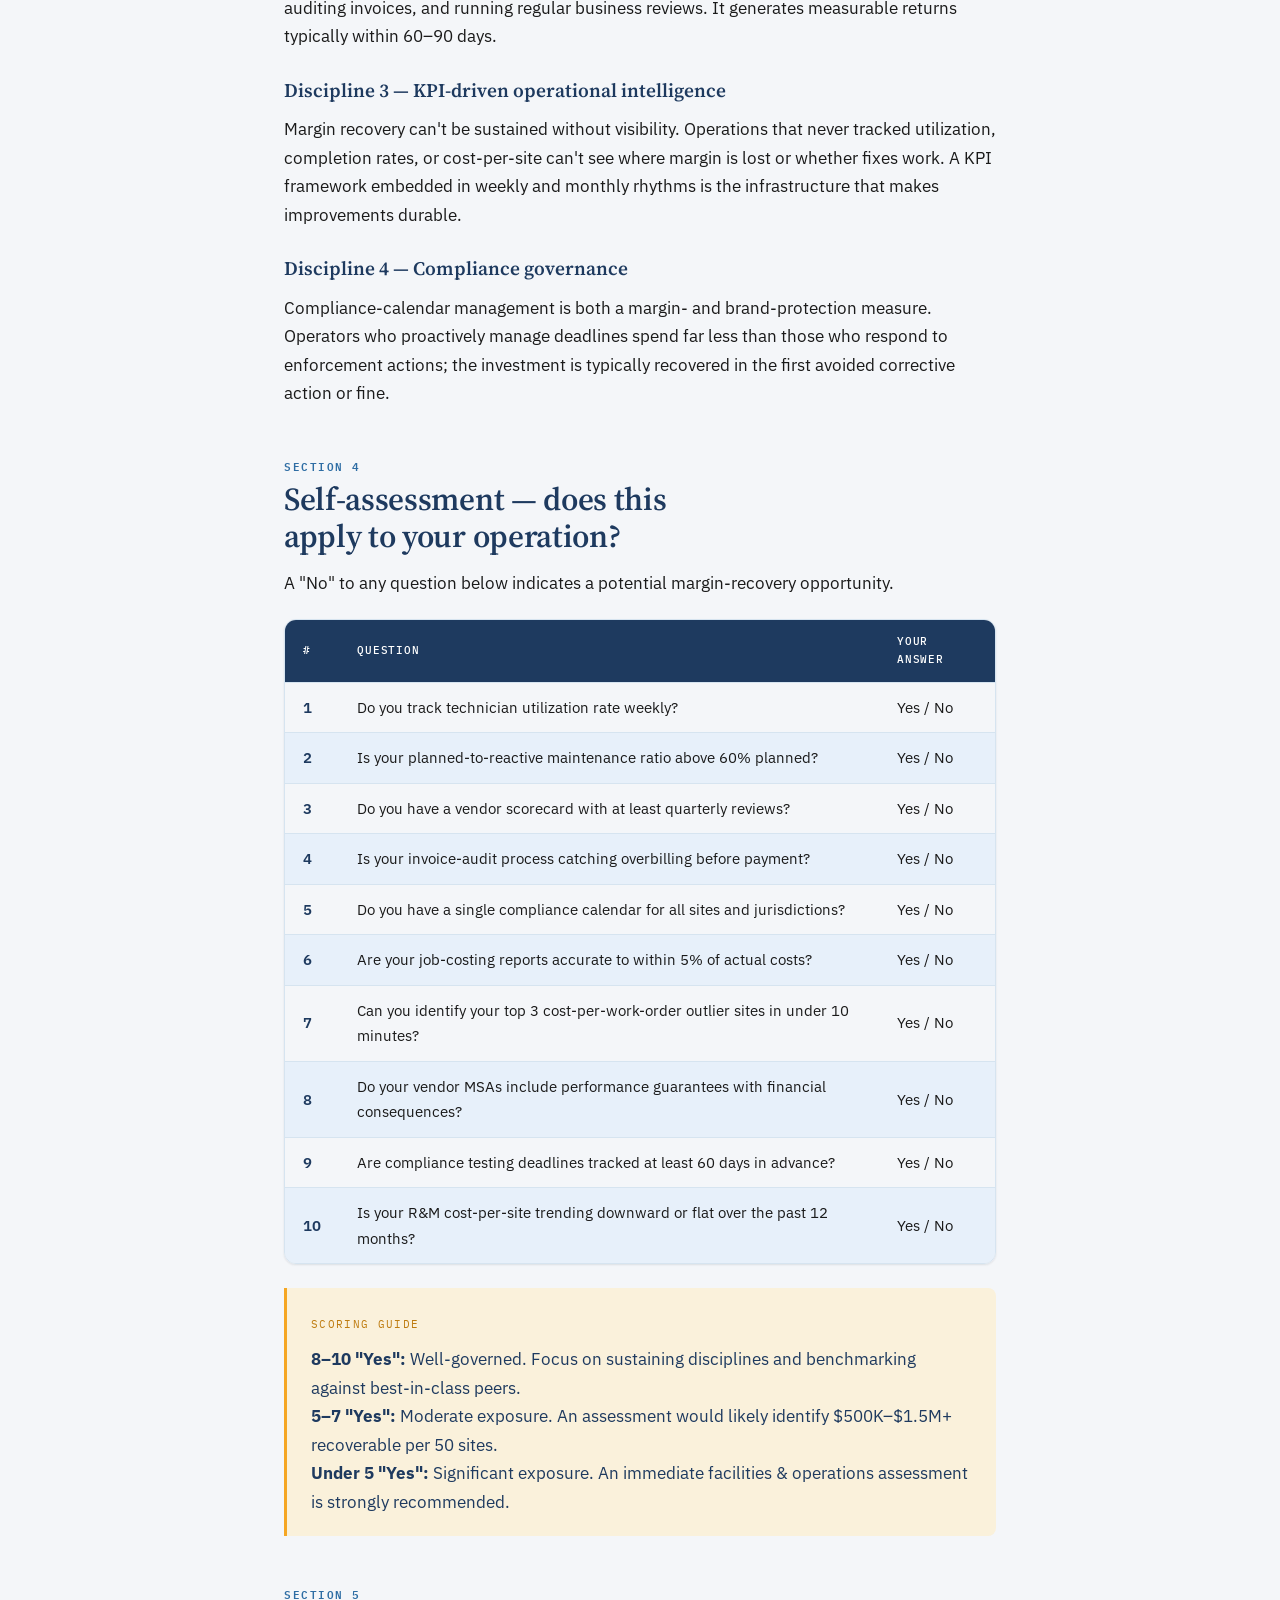
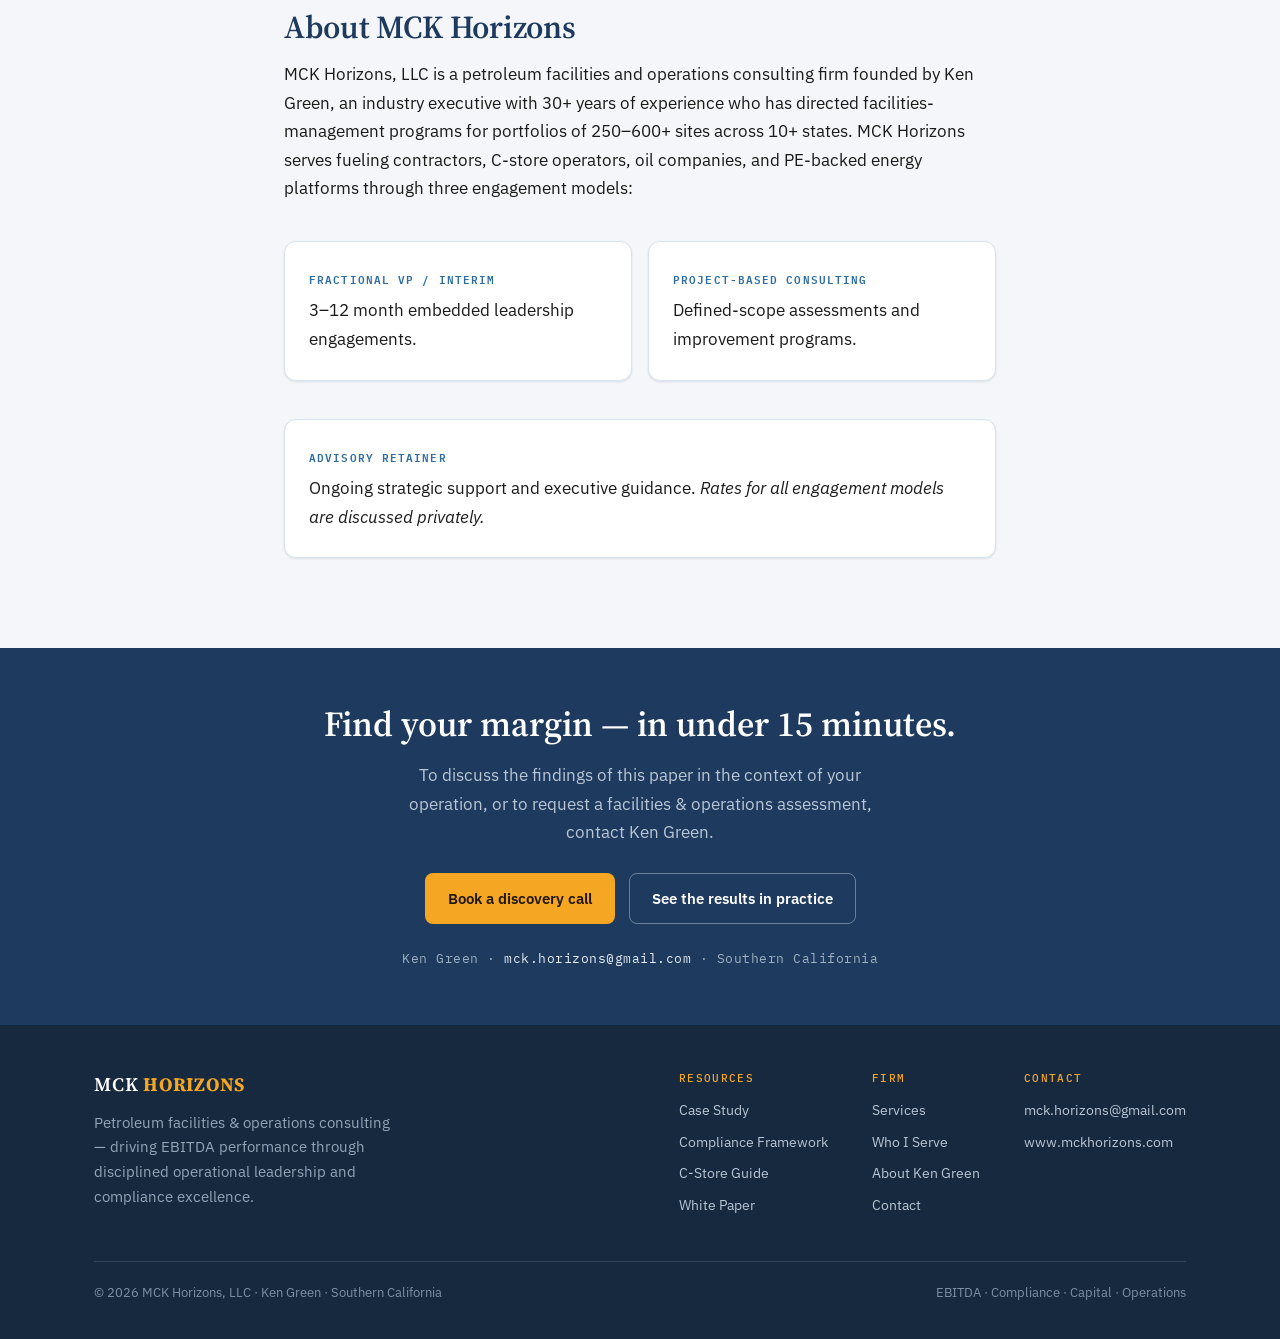
<file: white-paper.html>
<!doctype html>
<html lang="en">
<head>
<meta charset="utf-8">
<meta name="viewport" content="width=device-width, initial-scale=1">
<title>The Hidden Margin Drain — EBITDA White Paper | MCK Horizons</title>
<meta name="description" content="Why petroleum operators leave 15–25% EBITDA on the table — and how to recover it. A diagnostic framework covering five margin-leak categories, a recovery model, and a 10-question self-assessment.">
<link rel="canonical" href="https://www.mckhorizons.com/white-paper.html">
<meta name="robots" content="index, follow">
<meta property="og:type" content="article">
<meta property="og:title" content="The Hidden Margin Drain: Recovering 15–25% EBITDA in Petroleum Operations">
<meta property="og:description" content="A diagnostic framework for fueling contractors, petroleum retailers, and PE-backed platforms seeking sustainable operating-margin improvement.">
<meta property="og:url" content="https://www.mckhorizons.com/white-paper.html">
<link rel="preconnect" href="https://fonts.googleapis.com">
<link rel="preconnect" href="https://fonts.gstatic.com" crossorigin>
<link rel="stylesheet" href="https://fonts.googleapis.com/css2?family=Source+Serif+4:ital,opsz,wght@0,8..60,400;0,8..60,500;0,8..60,600;0,8..60,700;1,8..60,400&family=IBM+Plex+Sans:wght@400;500;600;700&family=IBM+Plex+Mono:wght@400;500;600&display=swap">
<link rel="stylesheet" href="resources.css">
</head>
<body>

<header class="site">
  <div class="wrap nav">
    <a class="brand" href="index.html" aria-label="MCK Horizons home">
      <svg width="34" height="34" viewBox="0 0 36 36" fill="none" aria-hidden="true"><rect x="1" y="1" width="34" height="34" rx="8" fill="var(--navy)"/><path d="M7 24h22" stroke="var(--gold)" stroke-width="2.4" stroke-linecap="round"/><path d="M9 19.5l5.5-6.5 4.2 4.8 3.2-3.8 4.6 5.5" stroke="#fff" stroke-width="2.2" stroke-linecap="round" stroke-linejoin="round"/><circle cx="26" cy="11" r="2.6" fill="var(--gold)"/></svg>
      <span class="name">MCK <b>Horizons</b></span>
    </a>
    <nav class="nav-links">
      <a class="link" href="index.html">Home</a>
      <a class="link" href="case-study.html">Case Study</a>
      <a class="link" href="compliance.html">Compliance</a>
      <a class="link" href="cstore-guide.html">C-Store Guide</a>
      <a class="link" href="white-paper.html" aria-current="page">White Paper</a>
      <a class="btn btn-navy" href="index.html#contact">Book a call</a>
    </nav>
  </div>
</header>

<main>
  <section class="page-hero">
    <div class="wrap inner">
      <div class="crumb"><a href="index.html">Home</a> &nbsp;/&nbsp; White Paper</div>
      <span class="eyebrow on-navy" style="margin-top:14px;">Industry White Paper</span>
      <h1>The hidden margin drain: recovering the 15–25% EBITDA operators leave on the table.</h1>
      <p class="sub">A diagnostic framework for fueling contractors, petroleum retailers, and PE-backed energy platforms seeking sustainable operating-margin improvement.</p>
      <div class="meta">Ken Green · Founder &amp; Principal Consultant · MCK Horizons, LLC</div>
      <div class="statrow">
        <div class="st"><span class="k">15–25%</span><span class="v">Recoverable EBITDA improvement</span></div>
        <div class="st"><span class="k">$1.3–2.2M</span><span class="v">Est. annual leak / 50 sites</span></div>
        <div class="st"><span class="k">18 mo.</span><span class="v">Typical recovery timeline</span></div>
        <div class="st"><span class="k">5</span><span class="v">Margin-leak categories</span></div>
      </div>
    </div>
  </section>

  <article class="article">
    <div class="read">
      <h2>Executive summary</h2>
      <p class="lead">Across the petroleum retail and fueling contractor industry, a predictable and largely invisible pattern of EBITDA erosion plays out every year.</p>
      <p>It is not driven by commodity prices, foot-traffic decline, or competitive pressure — it is driven by operational structures that have never been systematically examined. This white paper identifies the five most significant categories of margin leakage in petroleum operations, quantifies their impact at two portfolio scales, and provides a diagnostic self-assessment so operators and investors can determine whether — and to what degree — these patterns exist in their own business.</p>
      <p>Based on more than 30 years of direct operational experience managing facilities portfolios of 250 to 600+ sites, the author has observed these five patterns at virtually every scale. The methodology that has reliably delivered 15–25% EBITDA improvement is not proprietary technology or a market advantage — it is operational discipline applied systematically.</p>

      <h2>Key findings</h2>
      <ul>
        <li>Five structural margin-leak categories consistently account for 15–25% of total EBITDA loss in petroleum operations.</li>
        <li>The average 50-location operator leaks an estimated $1.3M–$2.2M annually from controllable inefficiencies.</li>
        <li>At 500 locations, that figure scales to $13M–$22M annually — a material impact on enterprise value.</li>
        <li>None of the five categories require capital investment to address; all require operational governance and process discipline.</li>
        <li>The diagnostic checklist in Section 4 lets operators self-identify margin exposure in under 15 minutes.</li>
      </ul>

      <h2><span class="kicker">Section 1</span>The margin drain — this is not a cost problem</h2>
      <p>Most operators who review their P&amp;L see R&amp;M costs, labor costs, and vendor spend as line items to be managed. That framing is correct — but insufficient. The more important question is not "What are we spending?" but <strong>"What are we spending that we should not be?"</strong></p>
      <p>Margin leakage in petroleum operations is almost never caused by excessive spending on clearly identified activities. It is caused by spending that was never correctly categorized, tracked, or challenged — and therefore never recovered.</p>
      <div class="panel accent"><span class="tag">Illustrative scenario (hypothetical)</span><p>A hypothetical composite based on patterns observed in portfolios of this size: a 75-site convenience and fueling operator in the Western U.S. reports $3.8M in annual R&amp;M spend. Leadership considers this reasonable (~$50K per site) and hasn't questioned it in three years. A typical assessment would find:</p>
        <ul><li>68% of work orders are reactive (vs. a best-practice target of 30% or less)</li><li>Invoice audit reveals $310K in overbilling and unapproved charges in the prior 12 months</li><li>Technician utilization across two crews runs at 61% billable time</li><li>Compliance testing backlogs exist at 14 of 75 sites, creating regulatory exposure</li></ul>
        <p><strong>Total identified leakage: $680K–$860K annually — 18–23% of total R&amp;M spend.</strong> This is not exceptional. It is the norm. And it is recoverable.</p>
      </div>

      <h2><span class="kicker">Section 2</span>The five margin-leak categories</h2>
      <div class="panel warn"><span class="tag">Margin leak #1 — Reactive maintenance premium</span>
        <p style="font-family:var(--mono); font-size:.82rem; color:var(--muted);">$420K–$560K (50 sites) &nbsp;|&nbsp; $4.2M–$5.6M (500 sites)</p>
        <p><strong>Root cause:</strong> Emergency-dispatch repairs carry a 25–40% premium over identical scheduled scope. When 60–75% of work is reactive, this premium compounds across thousands of annual work orders.</p>
        <p><strong>Fix:</strong> Convert to planned-maintenance cycles with PM schedules, equipment inventory tracking, and automated work-order generation. Target 70%+ planned ratio within 12–18 months.</p>
      </div>
      <div class="panel warn"><span class="tag">Margin leak #2 — Uncontrolled vendor billing</span>
        <p style="font-family:var(--mono); font-size:.82rem; color:var(--muted);">$180K–$320K (50 sites) &nbsp;|&nbsp; $1.8M–$3.2M (500 sites)</p>
        <p><strong>Root cause:</strong> Without work-order controls and invoice-audit protocols, billing errors, unapproved scope, and duplicate charges go unchallenged — approved on relationship, not line-item verification.</p>
        <p><strong>Fix:</strong> Require work-order matching before invoice approval. Deploy a vendor scorecard with invoice accuracy as a KPI. Audit top-10 vendors quarterly. Typical first-year recovery: 8–15% of audited vendor spend.</p>
      </div>
      <div class="panel warn"><span class="tag">Margin leak #3 — Labor utilization inefficiency</span>
        <p style="font-family:var(--mono); font-size:.82rem; color:var(--muted);">$340K–$520K (50 sites) &nbsp;|&nbsp; $3.4M–$5.2M (500 sites)</p>
        <p><strong>Root cause:</strong> Utilization below 70% billable time is common without dispatch optimization, work-order pre-planning, and parts management. Travel, parts runs, waiting, and rework erode labor ROI.</p>
        <p><strong>Fix:</strong> Track billable vs. total available time weekly. Diagnose non-billable time by technician and route. Restructure dispatch and parts procurement. Target 78–85% utilization within 9 months.</p>
      </div>
      <div class="panel warn"><span class="tag">Margin leak #4 — Job-costing inaccuracy</span>
        <p style="font-family:var(--mono); font-size:.82rem; color:var(--muted);">$210K–$380K (50 sites) &nbsp;|&nbsp; $2.1M–$3.8M (500 sites)</p>
        <p><strong>Root cause:</strong> Many operators don't track job-level cost vs. revenue accurately enough to spot unprofitable work types or sites. When job costing is opaque, money-losing work persists undetected — sometimes for years.</p>
        <p><strong>Fix:</strong> Build a job-costing model capturing actual labor, parts, and overhead per work-order type. Identify the bottom 10–15% by margin and reprice or restructure. Most operators find 20–30% of the mix is breakeven or below.</p>
      </div>
      <div class="panel warn"><span class="tag">Margin leak #5 — Compliance penalty exposure</span>
        <p style="font-family:var(--mono); font-size:.82rem; color:var(--muted);">$150K–$400K (50 sites) &nbsp;|&nbsp; $1.5M–$4.0M (500 sites)</p>
        <p><strong>Root cause:</strong> Deferred UST testing, missed dispenser certifications, and lapsed CUPA or Air Quality permits create exposure that materializes as fines, corrective-action orders, and — in severe cases — shutdowns. Lumpy, unpredictable, but highly preventable.</p>
        <p><strong>Fix:</strong> Build a centralized compliance calendar tracking all deadlines by site and jurisdiction, with 60-day advance notifications and pre-inspection readiness checklists. Typically recovered the first time it prevents a corrective action or fine.</p>
      </div>

      <h3>Combined impact summary</h3>
      <div class="tiles">
        <div class="tile"><div class="k">$1.3–2.2M</div><div class="v">Annual leakage (50 sites)</div></div>
        <div class="tile"><div class="k">$13–22M</div><div class="v">Annual leakage (500 sites)</div></div>
        <div class="tile"><div class="k">15–25%</div><div class="v">% of R&amp;M / labor budget</div></div>
        <div class="tile"><div class="k">12–18 mo</div><div class="v">Recovery timeline</div></div>
      </div>

      <h2><span class="kicker">Section 3</span>The recovery framework — four disciplines</h2>
      <p>Recovering this margin does not require new technology, capital investment, or restructuring. It requires the systematic application of four operational disciplines, deployed in parallel across a 12–18 month program.</p>
      <h3>Discipline 1 — Planned maintenance architecture</h3>
      <p>The highest-leverage intervention in most operations is the conversion from reactive to planned maintenance: an equipment inventory, PM intervals, and a work-order system that generates and tracks scheduled maintenance automatically. The cost premium eliminated typically funds the entire improvement program.</p>
      <h3>Discipline 2 — Vendor governance</h3>
      <p>High performers treat their vendor base as a managed portfolio, not a roster of relationships — scorecarding on objective metrics, renegotiating MSAs with performance guarantees, auditing invoices, and running regular business reviews. It generates measurable returns typically within 60–90 days.</p>
      <h3>Discipline 3 — KPI-driven operational intelligence</h3>
      <p>Margin recovery can't be sustained without visibility. Operations that never tracked utilization, completion rates, or cost-per-site can't see where margin is lost or whether fixes work. A KPI framework embedded in weekly and monthly rhythms is the infrastructure that makes improvements durable.</p>
      <h3>Discipline 4 — Compliance governance</h3>
      <p>Compliance-calendar management is both a margin- and brand-protection measure. Operators who proactively manage deadlines spend far less than those who respond to enforcement actions; the investment is typically recovered in the first avoided corrective action or fine.</p>

      <h2><span class="kicker">Section 4</span>Self-assessment — does this apply to your operation?</h2>
      <p>A "No" to any question below indicates a potential margin-recovery opportunity.</p>
      <div class="tablewrap">
        <table class="data">
          <thead><tr><th>#</th><th>Question</th><th>Your answer</th></tr></thead>
          <tbody>
            <tr><td>1</td><td>Do you track technician utilization rate weekly?</td><td>Yes / No</td></tr>
            <tr><td>2</td><td>Is your planned-to-reactive maintenance ratio above 60% planned?</td><td>Yes / No</td></tr>
            <tr><td>3</td><td>Do you have a vendor scorecard with at least quarterly reviews?</td><td>Yes / No</td></tr>
            <tr><td>4</td><td>Is your invoice-audit process catching overbilling before payment?</td><td>Yes / No</td></tr>
            <tr><td>5</td><td>Do you have a single compliance calendar for all sites and jurisdictions?</td><td>Yes / No</td></tr>
            <tr><td>6</td><td>Are your job-costing reports accurate to within 5% of actual costs?</td><td>Yes / No</td></tr>
            <tr><td>7</td><td>Can you identify your top 3 cost-per-work-order outlier sites in under 10 minutes?</td><td>Yes / No</td></tr>
            <tr><td>8</td><td>Do your vendor MSAs include performance guarantees with financial consequences?</td><td>Yes / No</td></tr>
            <tr><td>9</td><td>Are compliance testing deadlines tracked at least 60 days in advance?</td><td>Yes / No</td></tr>
            <tr><td>10</td><td>Is your R&amp;M cost-per-site trending downward or flat over the past 12 months?</td><td>Yes / No</td></tr>
          </tbody>
        </table>
      </div>
      <div class="callout"><span class="lbl">Scoring guide</span>
        <p><strong>8–10 "Yes":</strong> Well-governed. Focus on sustaining disciplines and benchmarking against best-in-class peers.<br>
        <strong>5–7 "Yes":</strong> Moderate exposure. An assessment would likely identify $500K–$1.5M+ recoverable per 50 sites.<br>
        <strong>Under 5 "Yes":</strong> Significant exposure. An immediate facilities &amp; operations assessment is strongly recommended.</p>
      </div>

      <h2><span class="kicker">Section 5</span>About MCK Horizons</h2>
      <p>MCK Horizons, LLC is a petroleum facilities and operations consulting firm founded by Ken Green, an industry executive with 30+ years of experience who has directed facilities-management programs for portfolios of 250–600+ sites across 10+ states. MCK Horizons serves fueling contractors, C-store operators, oil companies, and PE-backed energy platforms through three engagement models:</p>
      <div class="grid2">
        <div class="panel"><span class="tag">Fractional VP / Interim</span><p>3–12 month embedded leadership engagements.</p></div>
        <div class="panel"><span class="tag">Project-Based Consulting</span><p>Defined-scope assessments and improvement programs.</p></div>
      </div>
      <div class="panel"><span class="tag">Advisory Retainer</span><p>Ongoing strategic support and executive guidance. <em>Rates for all engagement models are discussed privately.</em></p></div>
    </div>
  </article>

  <section class="cta">
    <div class="wrap inner">
      <h2>Find your margin — in under 15 minutes.</h2>
      <p>To discuss the findings of this paper in the context of your operation, or to request a facilities &amp; operations assessment, contact Ken Green.</p>
      <div class="row">
        <a class="btn btn-primary" href="index.html#contact">Book a discovery call</a>
        <a class="btn btn-ghost on-navy" href="case-study.html">See the results in practice</a>
      </div>
      <div class="contactline">Ken Green · <a href="mailto:mck.horizons@gmail.com">mck.horizons@gmail.com</a> · Southern California</div>
    </div>
  </section>
</main>

<footer class="site">
  <div class="wrap">
    <div class="foot">
      <div>
        <div class="fname">MCK <b>Horizons</b></div>
        <p>Petroleum facilities &amp; operations consulting — driving EBITDA performance through disciplined operational leadership and compliance excellence.</p>
      </div>
      <div class="foot-links">
        <div class="foot-col">
          <h5>Resources</h5>
          <a href="case-study.html">Case Study</a>
          <a href="compliance.html">Compliance Framework</a>
          <a href="cstore-guide.html">C-Store Guide</a>
          <a href="white-paper.html">White Paper</a>
        </div>
        <div class="foot-col">
          <h5>Firm</h5>
          <a href="index.html#services">Services</a>
          <a href="index.html#serve">Who I Serve</a>
          <a href="index.html#about">About Ken Green</a>
          <a href="index.html#contact">Contact</a>
        </div>
        <div class="foot-col">
          <h5>Contact</h5>
          <a href="mailto:mck.horizons@gmail.com">mck.horizons@gmail.com</a>
          <a href="https://www.mckhorizons.com">www.mckhorizons.com</a>
        </div>
      </div>
    </div>
    <div class="foot-bottom">
      <span>© 2026 MCK Horizons, LLC · Ken Green · Southern California</span>
      <span>EBITDA · Compliance · Capital · Operations</span>
    </div>
  </div>
</footer>
</body>
</html>
</file>
<file: resources.css>
/* MCK Horizons — shared stylesheet for resource/detail pages */
:root {
  --bg: #F4F6F9; --bg-alt: #E7F0FA; --surface: #FFFFFF;
  --ink: #1E3A5F; --ink-soft: #1A1A1A; --muted: #64748B; --faint: #94A3B8;
  --line: #D6E4F0; --line-strong: #C2D5E8;
  --navy: #1E3A5F; --navy-deep: #16293F;
  --accent: #2E6DA4; --accent-deep: #21557F; --accent-tint: #E8F1FA;
  --gold: #F5A623; --gold-deep: #BE7C10; --gold-tint: #FAF1DB;
  --green: #2E7D53; --green-tint: #E4F1EA; --red: #B4462F;
  --shadow-sm: 0 1px 2px rgba(13,33,56,.06), 0 1px 3px rgba(13,33,56,.05);
  --shadow-md: 0 6px 20px rgba(13,33,56,.09), 0 2px 6px rgba(13,33,56,.05);
  --serif: "Source Serif 4", Georgia, "Times New Roman", serif;
  --sans: "IBM Plex Sans", system-ui, -apple-system, "Segoe UI", sans-serif;
  --mono: "IBM Plex Mono", ui-monospace, "SFMono-Regular", Menlo, monospace;
  --maxw: 1140px; --readw: 760px; --radius: 12px; --radius-sm: 8px;
}
:root:not([data-theme="light"]) { color-scheme: light; }
@media (prefers-color-scheme: dark) {
  :root:not([data-theme="light"]) {
    color-scheme: dark;
    --bg:#0A1622; --bg-alt:#0E1F31; --surface:#132A42;
    --ink:#E9EFF5; --ink-soft:#C7D5E1; --muted:#93A5B6; --faint:#6B7E90;
    --line:#21405C; --line-strong:#2D4E6E;
    --accent:#5C99CB; --accent-deep:#4680B2; --accent-tint:#123049;
    --gold:#F2AE33; --gold-deep:#D19A2E; --gold-tint:#2A2412;
    --green:#4CB07A; --green-tint:#12281D; --red:#E0765A;
    --shadow-sm:0 1px 2px rgba(0,0,0,.4); --shadow-md:0 6px 20px rgba(0,0,0,.45);
  }
}
:root[data-theme="dark"] {
  color-scheme: dark;
  --bg:#0A1622; --bg-alt:#0E1F31; --surface:#132A42;
  --ink:#E9EFF5; --ink-soft:#C7D5E1; --muted:#93A5B6; --faint:#6B7E90;
  --line:#21405C; --line-strong:#2D4E6E;
  --accent:#5C99CB; --accent-deep:#4680B2; --accent-tint:#123049;
  --gold:#F2AE33; --gold-deep:#D19A2E; --gold-tint:#2A2412;
  --green:#4CB07A; --green-tint:#12281D; --red:#E0765A;
  --shadow-sm:0 1px 2px rgba(0,0,0,.4); --shadow-md:0 6px 20px rgba(0,0,0,.45);
}
* { box-sizing: border-box; }
body { margin:0; background:var(--bg); color:var(--ink-soft); font-family:var(--sans); font-size:17px; line-height:1.68; -webkit-font-smoothing:antialiased; text-rendering:optimizeLegibility; }
h1,h2,h3,h4 { font-family:var(--serif); color:var(--ink); line-height:1.16; text-wrap:balance; margin:0; font-weight:600; }
p { margin:0; }
a { color:inherit; }
.wrap { width:100%; max-width:var(--maxw); margin:0 auto; padding:0 24px; }
.read { width:100%; max-width:var(--readw); margin:0 auto; padding:0 24px; }
.eyebrow { font-family:var(--mono); font-size:12px; font-weight:500; letter-spacing:.18em; text-transform:uppercase; color:var(--accent); display:inline-flex; align-items:center; gap:10px; }
.eyebrow::before { content:""; width:24px; height:2px; background:var(--gold); display:inline-block; }
.eyebrow.on-navy { color:var(--gold); }
.btn { display:inline-flex; align-items:center; gap:9px; font-family:var(--sans); font-size:15px; font-weight:600; padding:12px 22px; border-radius:var(--radius-sm); border:1px solid transparent; cursor:pointer; text-decoration:none; transition:transform .15s, background .2s, border-color .2s, color .2s; }
.btn:focus-visible { outline:3px solid var(--gold); outline-offset:2px; }
.btn-primary { background:var(--gold); color:#21170a; }
.btn-primary:hover { background:var(--gold-deep); color:#fff; transform:translateY(-1px); }
.btn-navy { background:var(--accent); color:#fff; }
.btn-navy:hover { background:var(--accent-deep); transform:translateY(-1px); }
.btn-ghost { background:transparent; color:var(--ink); border-color:var(--line-strong); }
.btn-ghost:hover { border-color:var(--accent); color:var(--accent); }
.btn-ghost.on-navy { color:#fff; border-color:rgba(255,255,255,.35); }
.btn-ghost.on-navy:hover { border-color:var(--gold); color:var(--gold); }

/* Header */
header.site { position:sticky; top:0; z-index:50; background:color-mix(in srgb, var(--bg) 88%, transparent); backdrop-filter:saturate(140%) blur(10px); border-bottom:1px solid var(--line); }
.nav { display:flex; align-items:center; justify-content:space-between; height:68px; gap:16px; }
.brand { display:flex; align-items:center; gap:12px; text-decoration:none; color:var(--ink); flex:none; }
.brand .name { font-family:var(--serif); font-weight:600; font-size:19px; letter-spacing:.04em; text-transform:uppercase; line-height:1; }
.brand .name b { color:var(--gold); font-weight:600; }
.nav-links { display:flex; align-items:center; gap:22px; }
.nav-links a.link { text-decoration:none; color:var(--muted); font-size:14px; font-weight:500; transition:color .18s; white-space:nowrap; }
.nav-links a.link:hover, .nav-links a.link[aria-current="page"] { color:var(--ink); }
.nav-links a.link[aria-current="page"] { color:var(--accent); }
@media (max-width:820px){ .nav-links{ display:none; } }

/* Page hero */
.page-hero { background:var(--navy-deep); color:#E8EEF4; position:relative; }
.page-hero::after { content:""; position:absolute; left:0; right:0; bottom:0; height:4px; background:linear-gradient(90deg, var(--accent), var(--gold)); }
.page-hero .inner { padding:64px 0 56px; }
.page-hero h1 { color:#fff; font-size:clamp(2rem,4vw,3rem); letter-spacing:-.015em; max-width:24ch; margin-top:18px; }
.page-hero .sub { color:#B9C6D4; font-size:1.15rem; max-width:62ch; margin-top:18px; }
.page-hero .meta { font-family:var(--mono); font-size:11.5px; letter-spacing:.1em; text-transform:uppercase; color:#8FA1B2; margin-top:22px; }
.crumb { font-family:var(--mono); font-size:11.5px; letter-spacing:.08em; text-transform:uppercase; }
.crumb a { color:#8FA1B2; text-decoration:none; }
.crumb a:hover { color:var(--gold); }

/* Stat row */
.statrow { display:grid; grid-template-columns:repeat(4,1fr); gap:18px; margin-top:40px; padding-top:30px; border-top:1px solid rgba(255,255,255,.14); }
.statrow .st .k { font-family:var(--serif); font-size:clamp(1.7rem,3vw,2.3rem); font-weight:700; color:var(--gold); display:block; line-height:1; }
.statrow .st .v { font-family:var(--mono); font-size:10.5px; letter-spacing:.08em; text-transform:uppercase; color:#9FB0C0; margin-top:8px; }
@media (max-width:680px){ .statrow{ grid-template-columns:1fr 1fr; gap:22px; } }

/* Article */
.article { padding:64px 0 24px; }
.article h2 { font-size:clamp(1.5rem,2.6vw,2rem); letter-spacing:-.01em; margin:44px 0 6px; padding-top:8px; }
.article h2:first-child { margin-top:0; }
.article .kicker { font-family:var(--mono); font-size:11px; letter-spacing:.14em; text-transform:uppercase; color:var(--accent); display:block; margin-bottom:8px; }
.article h3 { font-size:1.2rem; margin:28px 0 8px; color:var(--ink); }
.article p { margin:14px 0; color:var(--ink-soft); }
.article .lead { font-size:1.2rem; color:var(--ink); font-family:var(--serif); line-height:1.5; }
.article ul, .article ol { margin:14px 0; padding-left:0; list-style:none; display:grid; gap:10px; }
.article ul li { position:relative; padding-left:26px; color:var(--ink-soft); }
.article ul li::before { content:""; position:absolute; left:2px; top:9px; width:8px; height:8px; border-radius:2px; background:var(--gold); }
.article ol { counter-reset:oli; }
.article ol li { position:relative; padding-left:34px; color:var(--ink-soft); counter-increment:oli; }
.article ol li::before { content:counter(oli); position:absolute; left:0; top:0; width:22px; height:22px; border-radius:50%; background:var(--accent-tint); color:var(--accent); font-family:var(--mono); font-size:11px; font-weight:600; display:grid; place-items:center; }
.article strong { color:var(--ink); }
.divider { height:1px; background:var(--line); margin:8px 0; }

/* Callouts / cards */
.callout { background:var(--gold-tint); border-left:3px solid var(--gold); border-radius:0 var(--radius-sm) var(--radius-sm) 0; padding:20px 24px; margin:24px 0; }
.callout .lbl { font-family:var(--mono); font-size:11px; letter-spacing:.12em; text-transform:uppercase; color:var(--gold-deep); }
.callout p { margin:8px 0 0; color:var(--ink); }
.panel { background:var(--surface); border:1px solid var(--line); border-radius:var(--radius); padding:22px 24px; margin:18px 0; box-shadow:var(--shadow-sm); }
.panel.accent { border-left:3px solid var(--accent); }
.panel .tag { font-family:var(--mono); font-size:11px; letter-spacing:.1em; text-transform:uppercase; color:var(--accent); font-weight:600; }
.panel.warn { border-left:3px solid var(--red); }
.panel.warn .tag { color:var(--red); }
.panel h3 { margin:6px 0 8px; font-family:var(--sans); font-size:1.1rem; }
.panel p { margin:4px 0; }
.grid2 { display:grid; grid-template-columns:1fr 1fr; gap:16px; margin:20px 0; }
@media (max-width:640px){ .grid2{ grid-template-columns:1fr; } }

/* Mini stat tiles inside article */
.tiles { display:grid; grid-template-columns:repeat(4,1fr); gap:14px; margin:22px 0; }
.tile { background:var(--surface); border:1px solid var(--line); border-top:3px solid var(--gold); border-radius:var(--radius-sm); padding:18px 16px; text-align:center; box-shadow:var(--shadow-sm); }
.tile .k { font-family:var(--serif); font-size:1.7rem; font-weight:700; color:var(--ink); line-height:1; }
.tile .v { font-size:.82rem; color:var(--muted); margin-top:8px; }
@media (max-width:680px){ .tiles{ grid-template-columns:1fr 1fr; } }

/* Tables */
.tablewrap { overflow-x:auto; margin:22px 0; border:1px solid var(--line); border-radius:var(--radius); box-shadow:var(--shadow-sm); }
table.data { width:100%; border-collapse:collapse; font-size:.95rem; min-width:520px; }
table.data thead th { background:var(--navy); color:#fff; text-align:left; padding:13px 18px; font-family:var(--mono); font-size:10.5px; letter-spacing:.08em; text-transform:uppercase; font-weight:500; }
table.data td, table.data th { padding:12px 18px; border-bottom:1px solid var(--line); text-align:left; }
table.data tbody tr:nth-child(even){ background:var(--bg-alt); }
table.data td.num { font-variant-numeric:tabular-nums; }
table.data td.pos { color:var(--green); font-weight:700; font-variant-numeric:tabular-nums; }
table.data td:first-child { font-weight:600; color:var(--ink); }
table.data tbody tr:last-child td { border-bottom:none; }

/* Checklist */
.checklist { list-style:none; padding:0; margin:16px 0; display:grid; gap:9px; }
.checklist li { position:relative; padding-left:30px; color:var(--ink-soft); font-size:.98rem; }
.checklist li::before { content:""; position:absolute; left:0; top:3px; width:16px; height:16px; border:2px solid var(--line-strong); border-radius:4px; }

/* Timeline */
.phase { border-left:2px solid var(--line-strong); padding:2px 0 2px 22px; margin:0 0 4px; position:relative; }
.phase::before { content:""; position:absolute; left:-7px; top:4px; width:12px; height:12px; border-radius:50%; background:var(--accent); border:2px solid var(--bg); }
.phase h3 { margin:0 0 6px; }

/* CTA band */
.cta { background:var(--navy); color:#E8EEF4; margin-top:48px; }
.cta .inner { padding:56px 0; text-align:center; }
.cta h2 { color:#fff; font-size:clamp(1.6rem,3vw,2.2rem); }
.cta p { color:#B9C6D4; max-width:52ch; margin:16px auto 26px; }
.cta .row { display:flex; gap:14px; justify-content:center; flex-wrap:wrap; }
.cta .contactline { font-family:var(--mono); font-size:12.5px; letter-spacing:.04em; color:#9FB0C0; margin-top:24px; }
.cta .contactline a { color:#E8EEF4; text-decoration:none; }
.cta .contactline a:hover { color:var(--gold); }

/* Footer */
footer.site { background:var(--navy-deep); color:#B9C6D4; padding:44px 0 36px; }
.foot { display:flex; justify-content:space-between; gap:30px; flex-wrap:wrap; align-items:flex-start; }
.foot .fname { font-family:var(--serif); font-weight:600; font-size:19px; letter-spacing:.04em; text-transform:uppercase; color:#fff; }
.foot .fname b { color:var(--gold); }
.foot p { color:#93A5B6; font-size:.92rem; margin-top:10px; max-width:34ch; }
.foot-links { display:flex; gap:44px; flex-wrap:wrap; }
.foot-col h5 { font-family:var(--mono); font-size:11px; letter-spacing:.12em; text-transform:uppercase; color:var(--gold); margin:0 0 12px; font-weight:500; }
.foot-col a { display:block; text-decoration:none; color:#B9C6D4; font-size:14px; margin-bottom:8px; }
.foot-col a:hover { color:#fff; }
.foot-bottom { margin-top:36px; padding-top:20px; border-top:1px solid rgba(255,255,255,.12); font-size:12.5px; color:#7E90A2; display:flex; justify-content:space-between; gap:14px; flex-wrap:wrap; }
@media (prefers-reduced-motion: reduce){ *{ transition:none !important; } }
</file>
